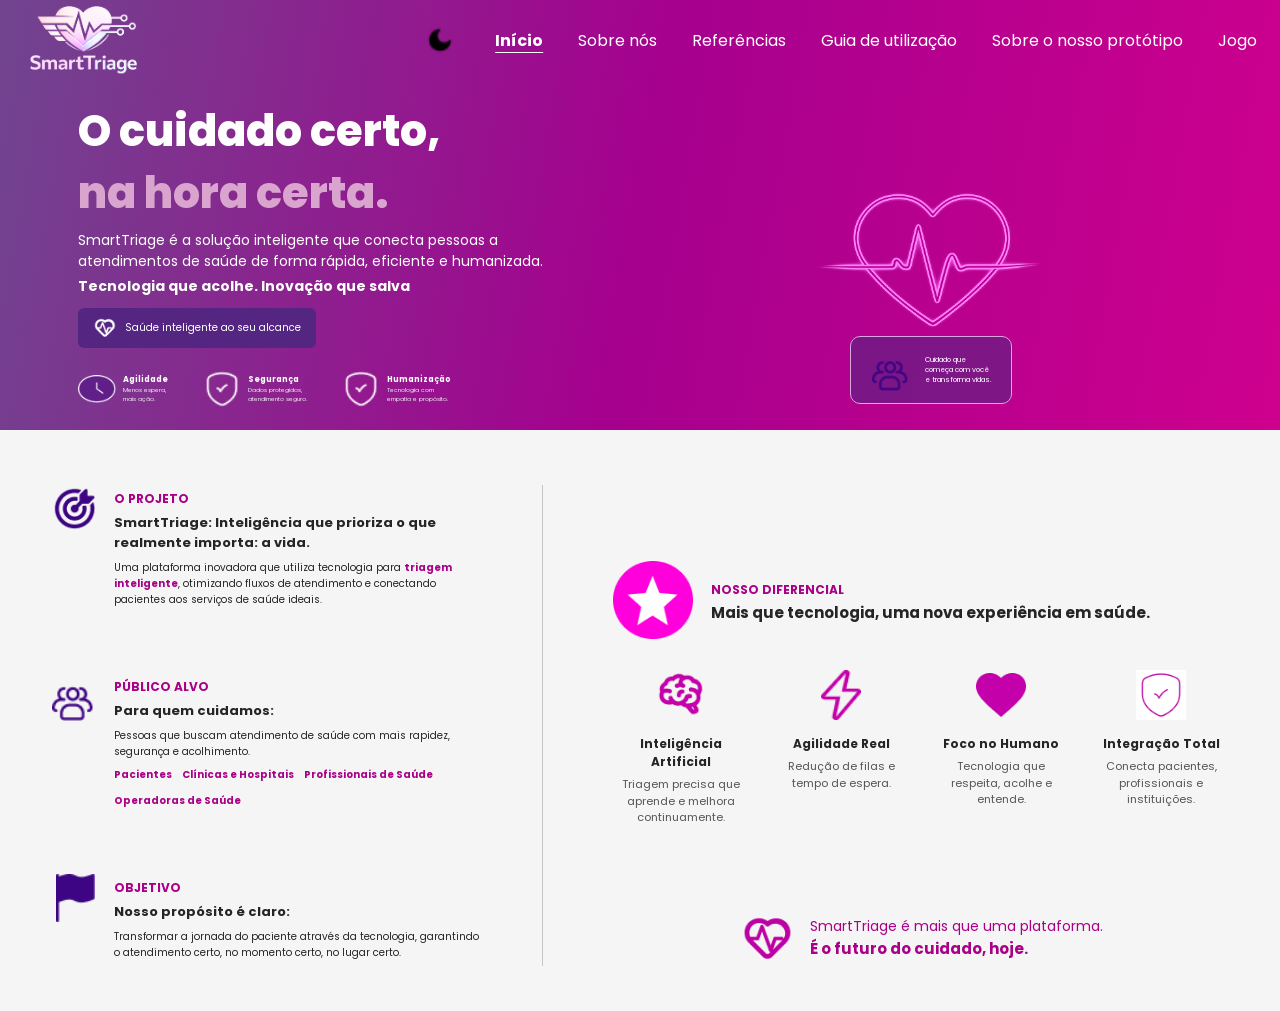
<file: frontend/index.html>
<!DOCTYPE html>

<html lang="pt-BR">

<head>

    <meta charset="UTF-8">

    <meta name="viewport" content="width=device-width, initial-scale=1.0">

    <title>SmartTriage</title>

    <link rel="stylesheet" href="style.css">

    <link rel="preconnect" href="https://fonts.googleapis.com">

    <link rel="preconnect" href="https://fonts.gstatic.com" crossorigin>

    <link href="https://fonts.googleapis.com/css2?family=Poppins:wght@400;500;600;700;800&display=swap" rel="stylesheet">

</head>

<body>

    <header class="header">

        <div class="header-container">

            <a href="./index.html" class="logo">

                <img
                    src="./fotos_pagina1/ChatGPT Image 4 de mai. de 2026, 14_35_26 4 (1).png"
                    alt="Logo SmartTriage"
                    class="logo-img"
                >

            </a>

            <nav class="menu">

                <a
                    href="./escura.html"
                    class="dark-mode-button"
                    aria-label="Abrir página do modo escuro"
                >

                    <img
                        src="./fotos_pagina1/ant-design_moon-filled.png"
                        alt="Modo escuro"
                    >

                </a>

                <a href="#inicio" class="ativo">Início</a>

                <a href="./index4.html">Sobre nós</a>

                <a href="./index5.html">Referências</a>

                <a href="./index2.html">Guia de utilização</a>

                <a href="./index3.html">Sobre o nosso protótipo</a>

                <a href="./index6.html">Jogo</a>

            </nav>

        </div>

    </header>

    <main>

        <section class="hero" id="inicio">

            <div class="hero-container">

                <div class="hero-text">

                    <h1>

                        O cuidado certo,<br>

                        <span>na hora certa.</span>

                    </h1>

                    <p>

                        SmartTriage é a solução inteligente que conecta pessoas
                        a atendimentos de saúde de forma rápida, eficiente e
                        humanizada.

                    </p>

                    <strong>

                        Tecnologia que acolhe. Inovação que salva

                    </strong>

                    <div class="hero-button">

                        <img
                            src="./fotos_pagina1/Group 5.png"
                            alt="Ícone de cuidado"
                        >

                        <span>

                            Saúde inteligente ao seu alcance

                        </span>

                    </div>

                    <div class="benefits">

                        <div class="benefit">

                            <img
                                src="./fotos_pagina1/Group 33.png"
                                alt="Agilidade"
                            >

                            <div>

                                <h3>Agilidade</h3>

                                <p>

                                    Menos espera,<br>
                                    mais ação.

                                </p>

                            </div>

                        </div>

                        <div class="benefit">

                            <img
                                src="./fotos_pagina1/hugeicons_security-check.png"
                                alt="Segurança"
                            >

                            <div>

                                <h3>Segurança</h3>

                                <p>

                                    Dados protegidos,<br>
                                    atendimento seguro.

                                </p>

                            </div>

                        </div>

                        <div class="benefit">

                            <img
                                src="./fotos_pagina1/hugeicons_security-check.png"
                                alt="Humanização"
                            >

                            <div>

                                <h3>Humanização</h3>

                                <p>

                                    Tecnologia com<br>
                                    empatia e propósito.

                                </p>

                            </div>

                        </div>

                    </div>

                </div>

                <div class="hero-image-area">

                    <img
                        src="./fotos_pagina1/ChatGPT Image 13 de mai. de 2026, 12_27_39 2.png"
                        alt="Coração SmartTriage"
                        class="heart-image"
                    >

                    <div class="care-box">

                        <img
                            src="./fotos_pagina1/formkit_people.png"
                            alt="Cuidado"
                        >

                        <p>

                            Cuidado que<br>
                            começa com você<br>
                            e transforma vidas.

                        </p>

                    </div>

                </div>

            </div>

        </section>

        <section class="about" id="sobre">

            <div class="about-container">

                <div class="about-left">

                    <article class="about-item">

                        <img
                            src="./fotos_pagina1/fluent_target-arrow-24-filled.png"
                            alt="Projeto"
                            class="about-icon"
                        >

                        <div>

                            <span>O PROJETO</span>

                            <h2>

                                SmartTriage: Inteligência que prioriza
                                o que realmente importa: a vida.

                            </h2>

                            <p>

                                Uma plataforma inovadora que utiliza tecnologia
                                para <strong>triagem inteligente</strong>,
                                otimizando fluxos de atendimento e conectando
                                pacientes aos serviços de saúde ideais.

                            </p>

                        </div>

                    </article>

                    <article class="about-item">

                        <img
                            src="./fotos_pagina1/formkit_people.png"
                            alt="Público alvo"
                            class="about-icon"
                        >

                        <div>

                            <span>PÚBLICO ALVO</span>

                            <h2>

                                Para quem cuidamos:

                            </h2>

                            <p>

                                Pessoas que buscam atendimento de saúde
                                com mais rapidez, segurança e acolhimento.

                            </p>

                            <div class="tags">

                                <span>Pacientes</span>

                                <span>Clínicas e Hospitais</span>

                                <span>Profissionais de Saúde</span>

                                <span>Operadoras de Saúde</span>

                            </div>

                        </div>

                    </article>

                    <article class="about-item">

                        <img
                            src="./fotos_pagina1/Vector.png"
                            alt="Objetivo"
                            class="about-icon"
                        >

                        <div>

                            <span>OBJETIVO</span>

                            <h2>

                                Nosso propósito é claro:

                            </h2>

                            <p>

                                Transformar a jornada do paciente através
                                da tecnologia, garantindo o atendimento certo,
                                no momento certo, no lugar certo.

                            </p>

                        </div>

                    </article>

                </div>

                <div class="about-right">

                    <div class="difference-title">

                        <img
                            src="./fotos_pagina1/Group 34.png"
                            alt="Nosso diferencial"
                        >

                        <div>

                            <span>NOSSO DIFERENCIAL</span>

                            <h2>

                                Mais que tecnologia, uma nova experiência em saúde.

                            </h2>

                        </div>

                    </div>

                    <div class="features">

                        <article class="feature">

                            <img
                                src="./fotos_pagina1/mdi_brain.png"
                                alt="Inteligência Artificial"
                            >

                            <h3>

                                Inteligência Artificial

                            </h3>

                            <p>

                                Triagem precisa que aprende
                                e melhora continuamente.

                            </p>

                        </article>

                        <article class="feature">

                            <img
                                src="./fotos_pagina1/Vector (1).png"
                                alt="Agilidade Real"
                            >

                            <h3>

                                Agilidade Real

                            </h3>

                            <p>

                                Redução de filas e tempo
                                de espera.

                            </p>

                        </article>

                        <article class="feature">

                            <img
                                src="./fotos_pagina1/Vector (2).png"
                                alt="Foco no Humano"
                            >

                            <h3>

                                Foco no Humano

                            </h3>

                            <p>

                                Tecnologia que respeita,
                                acolhe e entende.

                            </p>

                        </article>

                        <article class="feature">

                            <img
                                src="./fotos_pagina1/hugeicons_security-check (2).png"
                                alt="Integração Total"
                            >

                            <h3>

                                Integração Total

                            </h3>

                            <p>

                                Conecta pacientes,
                                profissionais e instituições.

                            </p>

                        </article>

                    </div>

                    <div class="final-message">

                        <img
                            src="./fotos_pagina1/Group 7.png"
                            alt="SmartTriage"
                        >

                        <p>

                            SmartTriage é mais que uma plataforma.<br>

                            <strong>

                                É o futuro do cuidado, hoje.

                            </strong>

                        </p>

                    </div>

                </div>

            </div>

        </section>

        <section id="referencias"></section>

        <section id="guia"></section>

        <section id="prototipo"></section>

        <section id="jogo"></section>

    </main>

    <script src="script.js"></script>

</body>

</html>
</file>
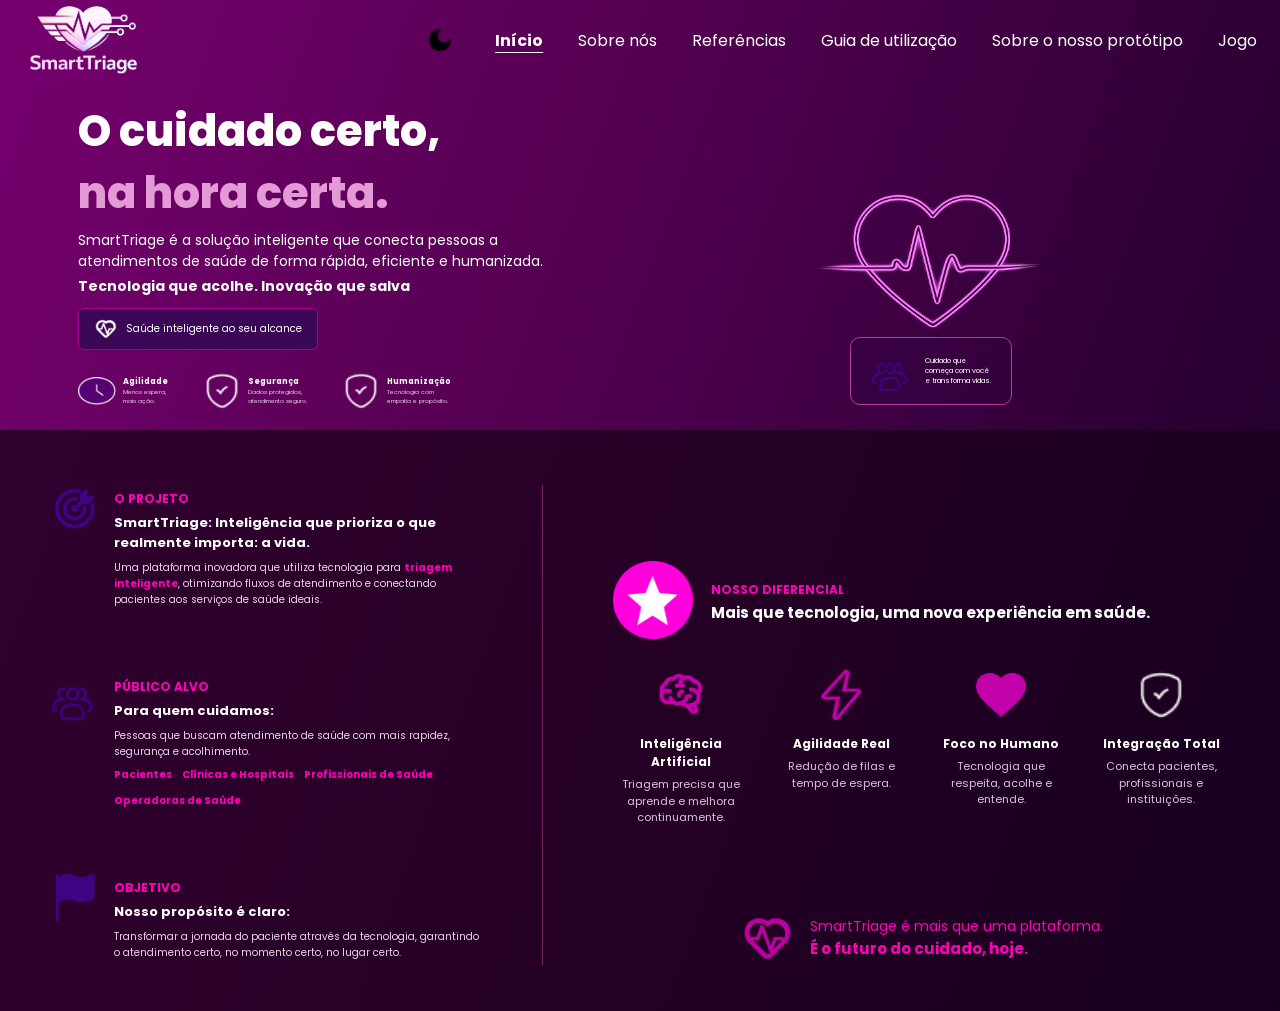
<file: frontend/escura.html>
<!DOCTYPE html>
<html lang="pt-BR">
<head>
    <meta charset="UTF-8">
    <meta name="viewport" content="width=device-width, initial-scale=1.0">
    <title>SmartTriage</title>
    <link rel="stylesheet" href="escura.css">
    <link rel="preconnect" href="https://fonts.googleapis.com">
    <link rel="preconnect" href="https://fonts.gstatic.com" crossorigin>
    <link href="https://fonts.googleapis.com/css2?family=Poppins:wght@400;500;600;700;800&display=swap" rel="stylesheet">
</head>

<body>

    <header class="header">
        <div class="header-container">

            <a href="#inicio" class="logo">
                <img
                    src="./fotos_pagina1/ChatGPT Image 4 de mai. de 2026, 14_35_26 4 (1).png"
                    alt="Logo SmartTriage"
                    class="logo-img">
            </a>

            <nav class="menu">

                <a href="./index.html" class="dark-mode-button" aria-label="Modo escuro">
                    <img
                        src="./fotos_pagina1/ant-design_moon-filled.png"
                        alt="Modo escuro"
                    >
                </a>
                <a href="#inicio" class="ativo">Início</a>
                <a href="./escura4.html">Sobre nós</a>
                <a href="./escura5.html">Referências</a>
                <a href="./escura2.html">Guia de utilização</a>
                <a href="./escura3.html">Sobre o nosso protótipo</a>
                <a href="./escura6.html">Jogo</a>
            </nav>

        </div>
    </header>

    <main>

        <section class="hero" id="inicio">
            <div class="hero-container">

                <div class="hero-text">

                    <h1>
                        O cuidado certo,<br>
                        <span>na hora certa.</span>
                    </h1>

                    <p>
                        SmartTriage é a solução inteligente que conecta pessoas
                        a atendimentos de saúde de forma rápida, eficiente e
                        humanizada.
                    </p>

                    <strong>
                        Tecnologia que acolhe. Inovação que salva
                    </strong>

                    <div class="hero-button">
                        <img
                            src="./fotos_pagina1/Group 5.png"
                            alt="Ícone de cuidado"
                        >

                        <span>
                            Saúde inteligente ao seu alcance
                        </span>
                    </div>

                    <div class="benefits">

                        <div class="benefit">
                            <img
                                src="./fotos_pagina1/Group 33.png"
                                alt="Agilidade"
                            >

                            <div>
                                <h3>Agilidade</h3>

                                <p>
                                    Menos espera,<br>
                                    mais ação.
                                </p>
                            </div>
                        </div>

                        <div class="benefit">
                            <img
                                src="./fotos_pagina1/hugeicons_security-check.png"
                                alt="Segurança"
                            >

                            <div>
                                <h3>Segurança</h3>

                                <p>
                                    Dados protegidos,<br>
                                    atendimento seguro.
                                </p>
                            </div>
                        </div>

                        <div class="benefit">
                            <img
                                src="./fotos_pagina1/hugeicons_security-check.png"
                                alt="Humanização"
                            >

                            <div>
                                <h3>Humanização</h3>

                                <p>
                                    Tecnologia com<br>
                                    empatia e propósito.
                                </p>
                            </div>
                        </div>

                    </div>

                </div>

                <div class="hero-image-area">

                    <img
                        src="./fotos_pagina1/ChatGPT Image 13 de mai. de 2026, 12_27_39 2.png"
                        alt="Coração SmartTriage"
                        class="heart-image"
                    >

                    <div class="care-box">

                        <img
                            src="./fotos_pagina1/formkit_people.png"
                            alt="Cuidado"
                        >

                        <p>
                            Cuidado que<br>
                            começa com você<br>
                            e transforma vidas.
                        </p>

                    </div>

                </div>

            </div>
        </section>

        <section class="about" id="sobre">

            <div class="about-container">

                <div class="about-left">

                    <article class="about-item">

                        <img
                            src="./fotos_pagina1/fluent_target-arrow-24-filled.png"
                            alt="Projeto"
                            class="about-icon"
                        >

                        <div>

                            <span>O PROJETO</span>

                            <h2>
                                SmartTriage: Inteligência que prioriza
                                o que realmente importa: a vida.
                            </h2>

                            <p>
                                Uma plataforma inovadora que utiliza tecnologia
                                para <strong>triagem inteligente</strong>,
                                otimizando fluxos de atendimento e conectando
                                pacientes aos serviços de saúde ideais.
                            </p>

                        </div>

                    </article>

                    <article class="about-item">

                        <img
                            src="./fotos_pagina1/formkit_people.png"
                            alt="Público alvo"
                            class="about-icon"
                        >

                        <div>

                            <span>PÚBLICO ALVO</span>

                            <h2>
                                Para quem cuidamos:
                            </h2>

                            <p>
                                Pessoas que buscam atendimento de saúde
                                com mais rapidez, segurança e acolhimento.
                            </p>

                            <div class="tags">
                                <span>Pacientes</span>
                                <span>Clínicas e Hospitais</span>
                                <span>Profissionais de Saúde</span>
                                <span>Operadoras de Saúde</span>
                            </div>

                        </div>

                    </article>

                    <article class="about-item">

                        <img
                            src="./fotos_pagina1/Vector.png"
                            alt="Objetivo"
                            class="about-icon"
                        >

                        <div>

                            <span>OBJETIVO</span>

                            <h2>
                                Nosso propósito é claro:
                            </h2>

                            <p>
                                Transformar a jornada do paciente através
                                da tecnologia, garantindo o atendimento certo,
                                no momento certo, no lugar certo.
                            </p>

                        </div>

                    </article>

                </div>

                <div class="about-right">

                    <div class="difference-title">

                        <img
                            src="./fotos_pagina1/Group 34.png"
                            alt="Nosso diferencial"
                        >

                        <div>

                            <span>NOSSO DIFERENCIAL</span>

                            <h2>
                                Mais que tecnologia, uma nova experiência em saúde.
                            </h2>

                        </div>

                    </div>

                    <div class="features">

                        <article class="feature">

                            <img
                                src="./fotos_pagina1/mdi_brain.png"
                                alt="Inteligência Artificial"
                            >

                            <h3>
                                Inteligência Artificial
                            </h3>

                            <p>
                                Triagem precisa que aprende
                                e melhora continuamente.
                            </p>

                        </article>

                        <article class="feature">

                            <img
                                src="./fotos_pagina1/Vector (1).png"
                                alt="Agilidade Real"
                            >

                            <h3>
                                Agilidade Real
                            </h3>

                            <p>
                                Redução de filas e tempo
                                de espera.
                            </p>

                        </article>

                        <article class="feature">

                            <img
                                src="./fotos_pagina1/Vector (2).png"
                                alt="Foco no Humano"
                            >

                            <h3>
                                Foco no Humano
                            </h3>

                            <p>
                                Tecnologia que respeita,
                                acolhe e entende.
                            </p>

                        </article>

                        <article class="feature">

                            <img
                                src="./fotos_pagina1/hugeicons_security-check.png"
                                alt="Integração Total"
                            >

                            <h3>
                                Integração Total
                            </h3>

                            <p>
                                Conecta pacientes,
                                profissionais e instituições.
                            </p>

                        </article>

                    </div>

                    <div class="final-message">

                        <img
                            src="./fotos_pagina1/Group 7.png"
                            alt="SmartTriage"
                        >

                        <p>
                            SmartTriage é mais que uma plataforma.<br>
                            <strong>
                                É o futuro do cuidado, hoje.
                            </strong>
                        </p>

                    </div>

                </div>

            </div>

        </section>

        <section id="referencias"></section>
        <section id="guia"></section>
        <section id="prototipo"></section>
        <section id="jogo"></section>

    </main>

    <script src="script.js"></script>

</body>
</html>
</file>
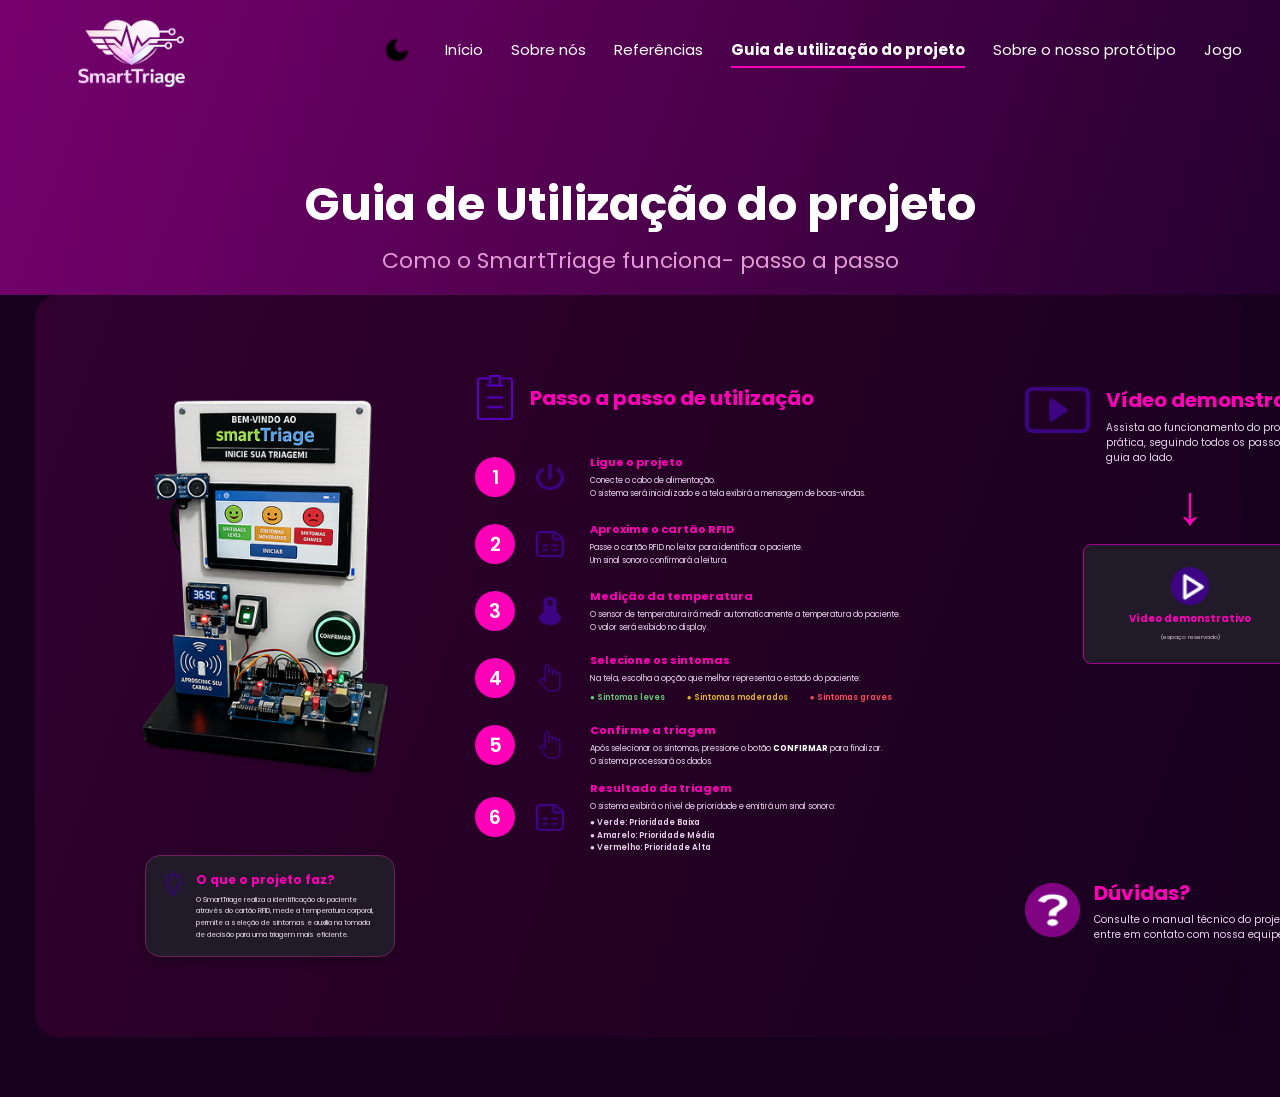
<file: frontend/escura2.html>
<!DOCTYPE html>
<html lang="pt-BR">

<head>
    <meta charset="UTF-8">
    <meta name="viewport" content="width=device-width, initial-scale=1.0">

    <title>SmartTriage | Guia de Utilização</title>

    <link rel="stylesheet" href="escura2.css">

    <link rel="preconnect" href="https://fonts.googleapis.com">
    <link rel="preconnect" href="https://fonts.gstatic.com" crossorigin>

    <link href="https://fonts.googleapis.com/css2?family=Poppins:wght@400;500;600;700;800&display=swap" rel="stylesheet">
</head>

<body>

    <header class="header">
        <div class="header-container">

            <a href="index.html" class="logo">
                <img
                    src="./fotos_pagina2/ChatGPT Image 4 de mai. de 2026, 14_35_26 4 (2).png"
                    alt="Logo SmartTriage"
                >
            </a>

            <button class="menu-button" id="menuButton" aria-label="Abrir menu">
                ☰
            </button>

            <nav class="navigation" id="navigation" aria-label="Menu principal">

                
                <a
                    href="./index2.html"
                    class="dark-mode-button"
                    aria-label="Abrir página do modo escuro"
                >
                    <img
                        src="./fotos_pagina1/ant-design_moon-filled.png"
                        alt="Modo escuro"
                    >
                </a>


                <a href="./escura.html">Início</a>

                <a href="./escura4.html">Sobre nós</a>

                <a href="./escura5.html">Referências</a>

                <a href="./escura2.html" class="active">
                    Guia de utilização do projeto
                </a>
                <a href="./escura3.html">
                    Sobre o nosso protótipo
                </a>

                <a href="./escura6.html">Jogo</a>
            </nav>

        </div>
    </header>

    <main>

        <section class="hero" id="inicio">

            <div class="hero-content">

                <h1>
                    Guia de Utilização do projeto
                </h1>

                <p>
                    Como o SmartTriage funciona- passo a passo
                </p>

            </div>

        </section>

        <section class="guide-section" id="guia">

            <div class="guide-container">

                <aside class="prototype-column">

                    <img
                        class="prototype-image"
                        src="./fotos_pagina2/Group.png"
                        alt="Protótipo SmartTriage"
                    >

                    <article class="project-card">

                        <img
                            src="./fotos_pagina2/Group 35.png"
                            alt="Ícone de informação"
                            class="project-card-icon"
                        >

                        <div>

                            <h3>
                                O que o projeto faz?
                            </h3>

                            <p>
                                O SmartTriage realiza a identificação do paciente através do cartão RFID,
                                mede a temperatura corporal, permite a seleção de sintomas e auxilia na
                                tomada de decisão para uma triagem mais eficiente.
                            </p>

                        </div>

                    </article>

                </aside>

                <section class="steps-column">

                    <div class="steps-title">

                        <img
                            src="./fotos_pagina2/Vector (4).png"
                            alt="Ícone de prancheta"
                        >

                        <h2>
                            Passo a passo de utilização
                        </h2>

                    </div>

                    <article class="step">

                        <div class="step-number">
                            1
                        </div>

                        <img
                            src="./fotos_pagina2/Vector (3).png"
                            alt="Ligar projeto"
                            class="step-icon"
                        >

                        <div class="step-text">

                            <h3>
                                Ligue o projeto
                            </h3>

                            <p>
                                Conecte o cabo de alimentação.<br>
                                O sistema será inicializado e a tela exibirá a mensagem de boas-vindas.
                            </p>

                        </div>

                    </article>

                    <article class="step">

                        <div class="step-number">
                            2
                        </div>

                        <img
                            src="./fotos_pagina2/daqui pra cima.png"
                            alt="Cartão RFID"
                            class="step-icon"
                        >

                        <div class="step-text">

                            <h3>
                                Aproxime o cartão RFID
                            </h3>

                            <p>
                                Passe o cartão RFID no leitor para identificar o paciente.<br>
                                Um sinal sonoro confirmará a leitura.
                            </p>

                        </div>

                    </article>

                    <article class="step">

                        <div class="step-number">
                            3
                        </div>

                        <img
                            src="./fotos_pagina2/Vector (5).png"
                            alt="Medição de temperatura"
                            class="step-icon"
                        >

                        <div class="step-text">

                            <h3>
                                Medição da temperatura
                            </h3>

                            <p>
                                O sensor de temperatura irá medir automaticamente a temperatura do paciente.<br>
                                O valor será exibido no display.
                            </p>

                        </div>

                    </article>

                    <article class="step">

                        <div class="step-number">
                            4
                        </div>

                        <img
                            src="./fotos_pagina2/Group (1).png"
                            alt="Selecionar sintomas"
                            class="step-icon"
                        >

                        <div class="step-text">

                            <h3>
                                Selecione os sintomas
                            </h3>

                            <p>
                                Na tela, escolha a opção que melhor representa o estado do paciente:
                            </p>

                            <div class="symptoms">

                                <span class="mild">
                                    ● Sintomas leves
                                </span>

                                <span class="moderate">
                                    ● Sintomas moderados
                                </span>

                                <span class="severe">
                                    ● Sintomas graves
                                </span>

                            </div>

                        </div>

                    </article>

                    <article class="step">

                        <div class="step-number">
                            5
                        </div>

                        <img
                            src="./fotos_pagina2/Group (1).png"
                            alt="Confirmar triagem"
                            class="step-icon"
                        >

                        <div class="step-text">

                            <h3>
                                Confirme a triagem
                            </h3>

                            <p>
                                Após selecionar os sintomas, pressione o botão
                                <strong>CONFIRMAR</strong> para finalizar.<br>
                                O sistema processará os dados.
                            </p>

                        </div>

                    </article>

                    <article class="step">

                        <div class="step-number">
                            6
                        </div>

                        <img
                            src="./fotos_pagina2/daqui pra cima.png"
                            alt="Resultado da triagem"
                            class="step-icon"
                        >

                        <div class="step-text">

                            <h3>
                                Resultado da triagem
                            </h3>

                            <p>
                                O sistema exibirá o nível de prioridade e emitirá um sinal sonoro:
                            </p>

                            <div class="priority">

                                <p class="priority-green">
                                    ● Verde: Prioridade Baixa
                                </p>

                                <p class="priority-yellow">
                                    ● Amarelo: Prioridade Média
                                </p>

                                <p class="priority-red">
                                    ● Vermelho: Prioridade Alta
                                </p>

                            </div>

                        </div>

                    </article>

                </section>

                <aside class="right-column">

                    <section class="video-section">

                        <div class="video-title">

                            <img
                                src="./fotos_pagina2/Group (2).png"
                                alt="Ícone de vídeo"
                            >

                            <div>

                                <h2>
                                    Vídeo demonstrativo
                                </h2>

                                <p>
                                    Assista ao funcionamento do projeto na prática,
                                    seguindo todos os passos do guia ao lado.
                                </p>

                            </div>

                        </div>

                        <div class="arrow">
                            ↓
                        </div>

                        <button class="video-card" id="videoButton">

                            <img
                                src="./fotos_pagina2/Group 25.png"
                                alt="Reproduzir vídeo"
                            >

                            <h3>
                                Vídeo demonstrativo
                            </h3>

                            <span>
                                (espaço reservado)
                            </span>

                        </button>

                        <div class="video-modal" id="videoModal">

                            <div class="video-modal-content">

                                <button
                                    class="close-video"
                                    id="closeVideo"
                                    aria-label="Fechar vídeo"
                                >
                                    ×
                                </button>

                                <h2>
                                    Vídeo demonstrativo
                                </h2>

                                <p>
                                    Coloque seu vídeo do projeto aqui.
                                </p>

                            </div>

                        </div>

                    </section>

                    <section class="questions-section">

                        <img
                            src="./fotos_pagina2/Group 27.png"
                            alt="Dúvidas"
                        >

                        <div>

                            <h2>
                                Dúvidas?
                            </h2>

                            <p>
                                Consulte o manual técnico do projeto
                                ou entre em contato com nossa equipe.
                            </p>

                        </div>

                    </section>

                </aside>

            </div>

        </section>

    </main>

    <script src="script.js"></script>

</body>

</html>
</file>
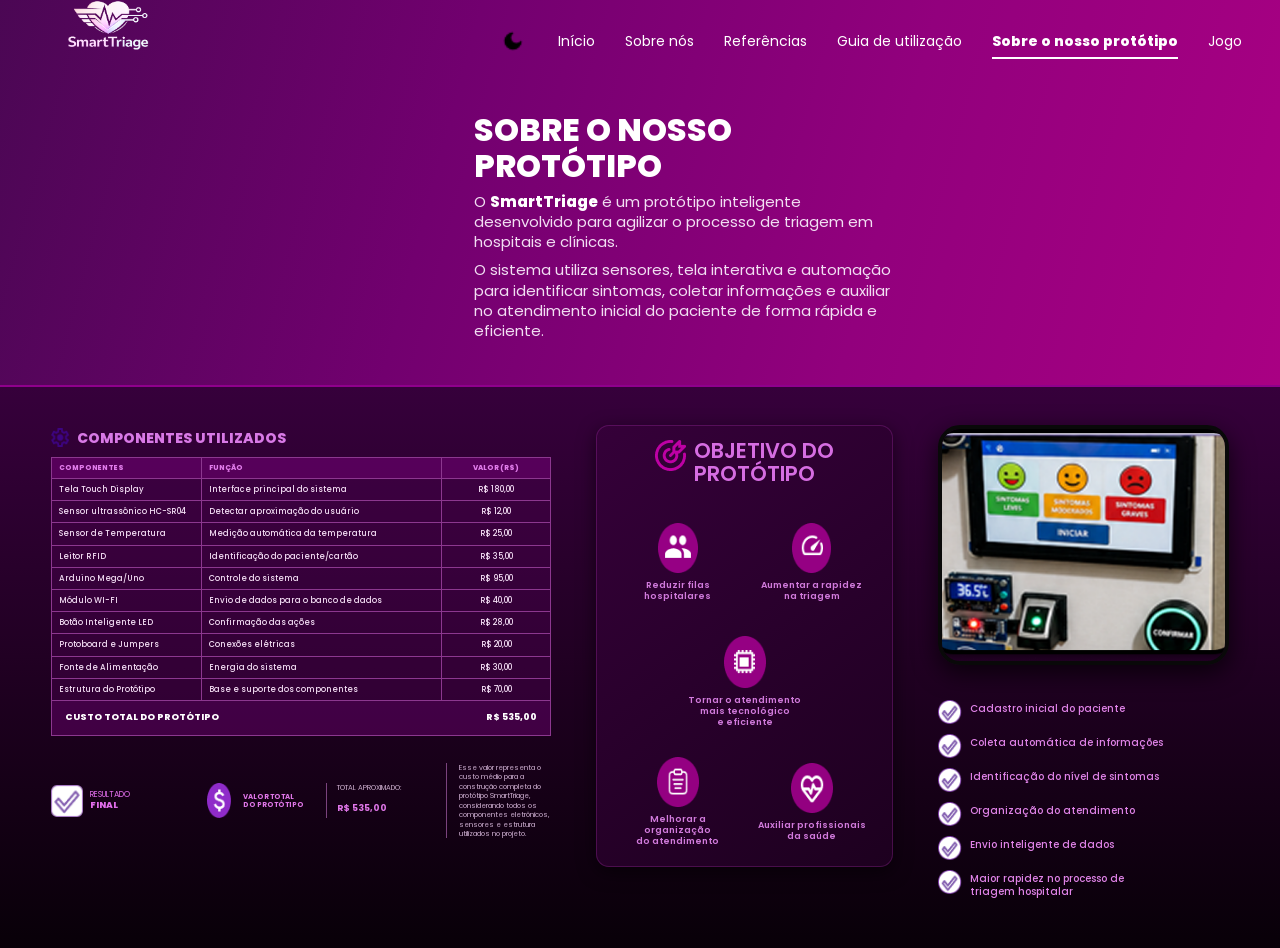
<file: frontend/escura3.html>
<!DOCTYPE html>
<html lang="pt-BR">

<head>
    <meta charset="UTF-8">
    <meta name="viewport" content="width=device-width, initial-scale=1.0">

    <title>SmartTriage | Sobre o Protótipo</title>

    <link rel="stylesheet" href="escura3.css">

    <link rel="preconnect" href="https://fonts.googleapis.com">
    <link rel="preconnect" href="https://fonts.gstatic.com" crossorigin>

    <link
        href="https://fonts.googleapis.com/css2?family=Poppins:wght@400;500;600;700;800&display=swap"
        rel="stylesheet"
    >
</head>

<body>

    <!-- =====================================================
         CABEÇALHO
    ====================================================== -->

    <header class="header">

        <div class="header-container">

            <a href="index.html" class="logo">
                <img
                    src="./fotos_pagina3/ChatGPT Image 4 de mai. de 2026, 14_35_26 4 (3).png"
                    alt="Logo SmartTriage"
                >
            </a>

            <nav class="navigation">

                <a
                    href="./index3.html"
                    class="dark-mode-button"
                    aria-label="Modo escuro"
                >
                    <img
                        src="./fotos_pagina1/ant-design_moon-filled.png"
                        alt="Modo escuro"
                    >
                </a>

                <a href="./escura.html">
                    Início
                </a>

                <a href="./escura4.html">
                    Sobre nós
                </a>

                <a href="./escura5.html">
                    Referências
                </a>

                <a href="./escura2.html">
                    Guia de utilização
                </a>

                <a
                    href="./escura3.html"
                    class="active"
                >
                    Sobre o nosso protótipo
                </a>

                <a href="./escura6.html">
                    Jogo
                </a>

            </nav>

        </div>

    </header>


    <main>

        <!-- =====================================================
             HERO
        ====================================================== -->

        <section class="hero">

            <div class="hero-content">

                <h1>
                    SOBRE O NOSSO<br>
                    PROTÓTIPO
                </h1>

                <p>
                    O <strong>SmartTriage</strong> é um protótipo inteligente
                    desenvolvido para agilizar o processo de triagem
                    em hospitais e clínicas.
                </p>

                <p>
                    O sistema utiliza sensores, tela interativa
                    e automação para identificar sintomas,
                    coletar informações e auxiliar no atendimento
                    inicial do paciente de forma rápida e eficiente.
                </p>

            </div>

        </section>


        <!-- =====================================================
             ÁREA PRINCIPAL
        ====================================================== -->

        <section class="prototype-section">

            <div class="prototype-container">


                <!-- =================================================
                     COLUNA ESQUERDA
                ================================================== -->

                <section class="left-column">


                    <!-- PROTÓTIPO -->

        


                    <!-- COMPONENTES -->

                    <div class="components-section">

                        <div class="section-title">

                            <img
                                src="./fotos_pagina3/Vector (7).png"
                                alt=""
                            >

                            <h2>
                                COMPONENTES UTILIZADOS
                            </h2>

                        </div>


                        <div class="table-wrapper">

                            <table>

                                <thead>

                                    <tr>
                                        <th>COMPONENTES</th>
                                        <th>FUNÇÃO</th>
                                        <th>VALOR (R$)</th>
                                    </tr>

                                </thead>

                                <tbody>

                                    <tr>
                                        <td>Tela Touch Display</td>
                                        <td>Interface principal do sistema</td>
                                        <td>R$ 180,00</td>
                                    </tr>

                                    <tr>
                                        <td>Sensor ultrassônico HC-SR04</td>
                                        <td>Detectar aproximação do usuário</td>
                                        <td>R$ 12,00</td>
                                    </tr>

                                    <tr>
                                        <td>Sensor de Temperatura</td>
                                        <td>Medição automática da temperatura</td>
                                        <td>R$ 25,00</td>
                                    </tr>

                                    <tr>
                                        <td>Leitor RFID</td>
                                        <td>Identificação do paciente/cartão</td>
                                        <td>R$ 35,00</td>
                                    </tr>

                                    <tr>
                                        <td>Arduino Mega/Uno</td>
                                        <td>Controle do sistema</td>
                                        <td>R$ 95,00</td>
                                    </tr>

                                    <tr>
                                        <td>Módulo WI-FI</td>
                                        <td>Envio de dados para o banco de dados</td>
                                        <td>R$ 40,00</td>
                                    </tr>

                                    <tr>
                                        <td>Botão Inteligente LED</td>
                                        <td>Confirmação das ações</td>
                                        <td>R$ 28,00</td>
                                    </tr>

                                    <tr>
                                        <td>Protoboard e Jumpers</td>
                                        <td>Conexões elétricas</td>
                                        <td>R$ 20,00</td>
                                    </tr>

                                    <tr>
                                        <td>Fonte de Alimentação</td>
                                        <td>Energia do sistema</td>
                                        <td>R$ 30,00</td>
                                    </tr>

                                    <tr>
                                        <td>Estrutura do Protótipo</td>
                                        <td>Base e suporte dos componentes</td>
                                        <td>R$ 70,00</td>
                                    </tr>

                                </tbody>

                            </table>


                            <div class="total-cost">

                                <strong>
                                    CUSTO TOTAL DO PROTÓTIPO
                                </strong>

                                <strong>
                                    R$ 535,00
                                </strong>

                            </div>

                        </div>

                    </div>


                    <!-- RESULTADO FINAL -->

                    <div class="final-result">

                        <div class="result-title">

                            <img
                                src="./fotos_pagina3/Group 32.png"
                                alt=""
                            >

                            <div>
                                <span>RESULTADO</span>
                                <strong>FINAL</strong>
                            </div>

                        </div>


                        <div class="result-price">

                            <img
                                src="./fotos_pagina3/Group 31.png"
                                alt=""
                            >

                            <div>

                                <strong>
                                    VALOR TOTAL
                                    <span>DO PROTÓTIPO</span>
                                </strong>

                            </div>

                        </div>


                        <div class="result-total">

                            <span>
                                TOTAL APROXIMADO:
                            </span>

                            <strong>
                                R$ 535,00
                            </strong>

                        </div>


                        <div class="result-description">

                            <p>
                                Esse valor representa o custo médio para a
                                construção completa do protótipo SmartTriage,
                                considerando todos os componentes eletrônicos,
                                sensores e estrutura utilizados no projeto.
                            </p>

                        </div>

                    </div>

                </section>



                <!-- =================================================
                     COLUNA CENTRAL
                ================================================== -->

                <section class="center-column">

                    <div class="objective-card">

                        <div class="objective-title">

                            <img
                                src="./fotos_pagina3/Vector (8).png"
                                alt=""
                            >

                            <h2>
                                OBJETIVO DO<br>
                                PROTÓTIPO
                            </h2>

                        </div>


                        <div class="objectives-grid">


                            <div class="objective-item">

                                <img
                                    src="./fotos_pagina3/Group 36.png"
                                    alt=""
                                >

                                <p>
                                    Reduzir filas<br>
                                    hospitalares
                                </p>

                            </div>


                            <div class="objective-item">

                                <img
                                    src="./fotos_pagina3/Group 37.png"
                                    alt=""
                                >

                                <p>
                                    Aumentar a rapidez<br>
                                    na triagem
                                </p>

                            </div>


                            <div class="objective-item objective-center">

                                <img
                                    src="./fotos_pagina3/Group 38.png"
                                    alt=""
                                >

                                <p>
                                    Tornar o atendimento<br>
                                    mais tecnológico<br>
                                    e eficiente
                                </p>

                            </div>


                            <div class="objective-item">

                                <img
                                    src="./fotos_pagina3/Group 39.png"
                                    alt=""
                                >

                                <p>
                                    Melhorar a organização<br>
                                    do atendimento
                                </p>

                            </div>


                            <div class="objective-item">

                                <img
                                    src="./fotos_pagina3/Group 41.png"
                                    alt=""
                                >

                                <p>
                                    Auxiliar profissionais<br>
                                    da saúde
                                </p>

                            </div>

                        </div>

                    </div>

                </section>



                <!-- =================================================
                     COLUNA DIREITA
                ================================================== -->

                <aside class="right-column">


                    <!-- FOTO -->

                    <div class="video-prototype">

                        <img
                            src="./fotos_pagina3/image 40.png"
                            alt="Funcionamento do protótipo"
                        >

                    </div>


                    <!-- BENEFÍCIOS -->

                    <div class="benefits-list">


                        <div class="benefit">

                            <img
                                src="./fotos_pagina3/Group 25 (1).png"
                                alt=""
                            >

                            <p>
                                Cadastro inicial do paciente
                            </p>

                        </div>


                        <div class="benefit">

                            <img
                                src="./fotos_pagina3/Group 25 (1).png"
                                alt=""
                            >

                            <p>
                                Coleta automática de informações
                            </p>

                        </div>


                        <div class="benefit">

                            <img
                                src="./fotos_pagina3/Group 25 (1).png"
                                alt=""
                            >

                            <p>
                                Identificação do nível de sintomas
                            </p>

                        </div>


                        <div class="benefit">

                            <img
                                src="./fotos_pagina3/Group 25 (1).png"
                                alt=""
                            >

                            <p>
                                Organização do atendimento
                            </p>

                        </div>


                        <div class="benefit">

                            <img
                                src="./fotos_pagina3/Group 25 (1).png"
                                alt=""
                            >

                            <p>
                                Envio inteligente de dados
                            </p>

                        </div>


                        <div class="benefit">

                            <img
                                src="./fotos_pagina3/Group 25 (1).png"
                                alt=""
                            >

                            <p>
                                Maior rapidez no processo de<br>
                                triagem hospitalar
                            </p>

                        </div>

                    </div>

                </aside>

            </div>

        </section>

    </main>

</body>

</html>
</file>
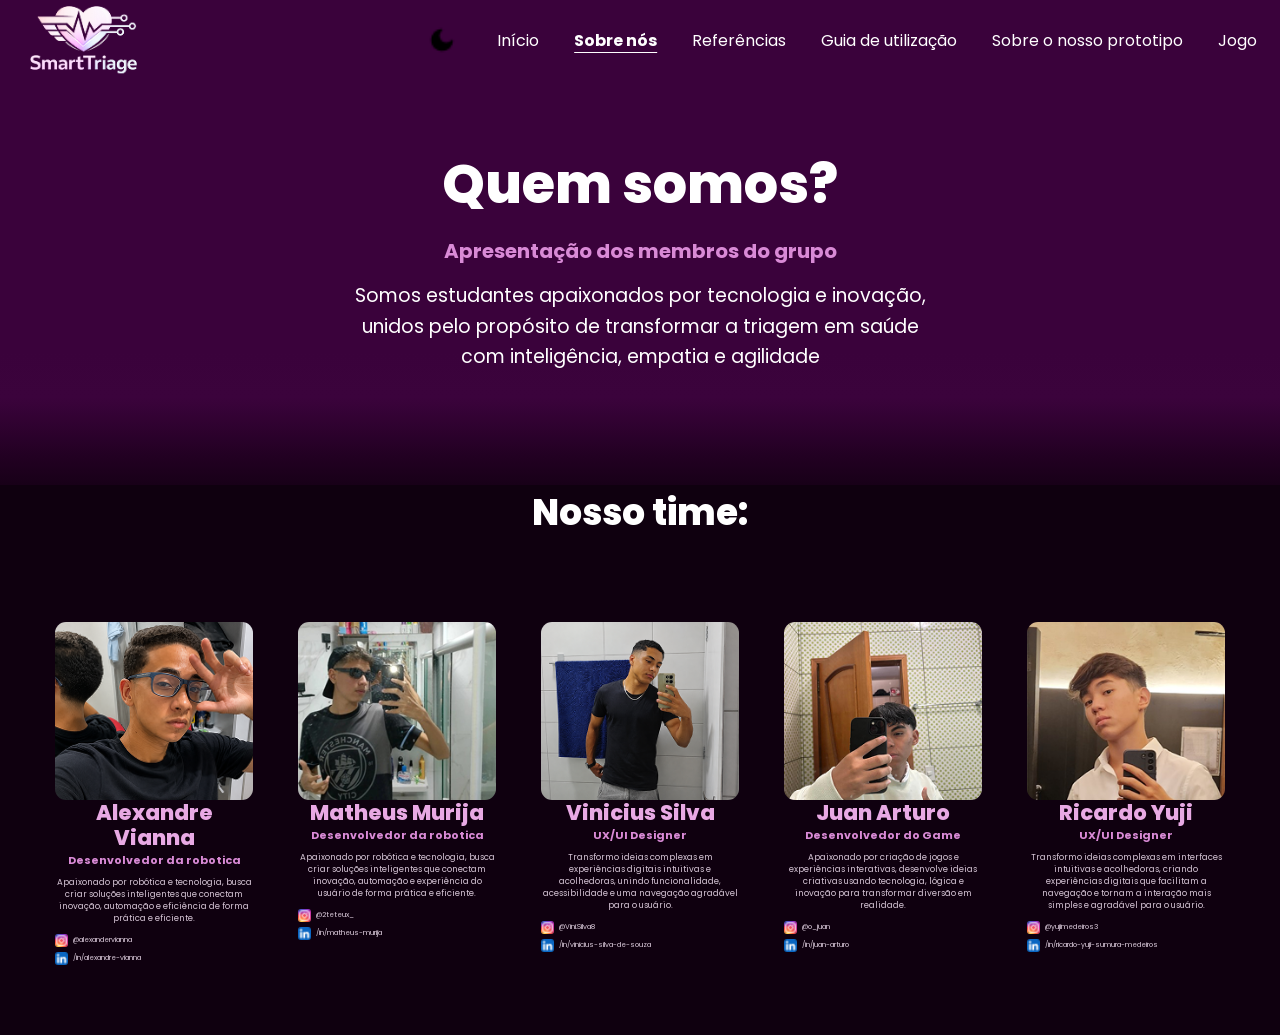
<file: frontend/escura4.html>
<!DOCTYPE html>

<html lang="pt-BR">

<head>

    <meta charset="UTF-8">

    <meta name="viewport" content="width=device-width, initial-scale=1.0">

    <title>SmartTriage - Sobre nós</title>

    <link rel="stylesheet" href="escura4.css">

    <link rel="preconnect" href="https://fonts.googleapis.com">

    <link rel="preconnect" href="https://fonts.gstatic.com" crossorigin>

    <link href="https://fonts.googleapis.com/css2?family=Poppins:wght@400;500;600;700;800&display=swap" rel="stylesheet">

</head>

<body>

    <header class="header">

        <div class="header-container">

            <a href="./index.html" class="logo">

                <img
                    src="./fotos_pagina4/ChatGPT Image 4 de mai. de 2026, 14_35_26 4 (1).png"
                    alt="Logo SmartTriage"
                    class="logo-img"
                >

            </a>


            <nav class="menu">

                <a
                    href="./index4.html"
                    class="dark-mode-button"
                    aria-label="Abrir página do modo escuro"
                >

                    <img
                        src="./fotos_pagina1/ant-design_moon-filled.png"
                        alt="Modo escuro"
                    >

                </a>


                <a href="./escura.html">
                    Início
                </a>

                <a href="./escura4.html" class="ativo">
                    Sobre nós
                </a>

                <a href="./escura5.html">
                    Referências
                </a>

                <a href="./escura2.html">
                    Guia de utilização
                </a>

                <a href="./escura3.html">
                    Sobre o nosso prototipo<br>
                </a>

                <a href="./escura6.html">
                    Jogo
                </a>

            </nav>

        </div>

    </header>


    <main>

        <section class="sobre" id="sobre">


            <div class="intro">

                <h1>
                    Quem somos?
                </h1>

                <h2>
                    Apresentação dos membros do grupo
                </h2>

                <p>
                    Somos estudantes apaixonados por tecnologia e inovação,<br>
                    unidos pelo propósito de transformar a triagem em saúde<br>
                    com inteligência, empatia e agilidade
                </p>

            </div>


            <div class="equipe">

                <h3>
                    Nosso time:
                </h3>


                <div class="cards">


                    <!-- ALEXANDRE -->

                    <article class="card">

                        <img
                            src="./fotos_pagina4/ChatGPT Image 28 de mai. de 2026, 11_12_41 2.png"
                            alt="Alexandre Vianna"
                        >

                        <h4>
                            Alexandre Vianna
                        </h4>

                        <span>
                            Desenvolvedor da robotica
                        </span>

                        <p>
                            Apaixonado por robótica e tecnologia, busca criar
                            soluções inteligentes que conectam inovação,
                            automação e eficiência de forma prática e eficiente.
                        </p>


                        <div class="social">

                            <div class="social-item">

                                <img
                                    src=".//fotos_pagina4/skill-icons_instagram.png"
                                    alt="Instagram"
                                >

                                <small>
                                    @alexandervianna
                                </small>

                            </div>


                            <div class="social-item">

                                <img
                                    src=".//fotos_pagina4/skill-icons_linkedin.png"
                                    alt="LinkedIn"
                                >

                                <small>
                                    /in/alexandre-vianna
                                </small>

                            </div>

                        </div>

                    </article>


                    <!-- MATHEUS -->

                    <article class="card">

                        <img
                            src=".//fotos_pagina4/image 40 (1).png"
                            alt="Matheus Murija"
                        >

                        <h4>
                            Matheus Murija
                        </h4>

                        <span>
                            Desenvolvedor da robotica
                        </span>

                        <p>
                            Apaixonado por robótica e tecnologia, busca criar
                            soluções inteligentes que conectam inovação,
                            automação e experiência do usuário de forma prática
                            e eficiente.
                        </p>


                        <div class="social">

                            <div class="social-item">

                                <img
                                    src=".//fotos_pagina4/skill-icons_instagram.png"
                                    alt="Instagram"
                                >

                                <small>
                                    @2teteux_
                                </small>

                            </div>


                            <div class="social-item">

                                <img
                                    src=".//fotos_pagina4/skill-icons_linkedin.png"
                                    alt="LinkedIn"
                                >

                                <small>
                                    /in/matheus-murija
                                </small>

                            </div>

                        </div>

                    </article>


                    <!-- VINICIUS -->

                    <article class="card">

                        <img
                            src=".//fotos_pagina4/ChatGPT Image 11 de mai. de 2026, 14_52_36 2.png"
                            alt="Vinicius Silva"
                        >

                        <h4>
                            Vinicius Silva
                        </h4>

                        <span>
                            UX/UI Designer
                        </span>

                        <p>
                            Transformo ideias complexas em experiências digitais
                            intuitivas e acolhedoras, unindo funcionalidade,
                            acessibilidade e uma navegação agradável para o usuário.
                        </p>


                        <div class="social">

                            <div class="social-item">

                                <img
                                    src=".//fotos_pagina4/skill-icons_instagram.png"
                                    alt="Instagram"
                                >

                                <small>
                                    @Vini.Silva8
                                </small>

                            </div>


                            <div class="social-item">

                                <img
                                    src=".//fotos_pagina4/skill-icons_linkedin.png"
                                    alt="LinkedIn"
                                >

                                <small>
                                    /in/vinicius-silva-de-souza
                                </small>

                            </div>

                        </div>

                    </article>


                    <!-- JUAN -->

                    <article class="card">

                        <img
                            src=".//fotos_pagina4/image 45.png"
                            alt="Juan Arturo"
                        >

                        <h4>
                            Juan Arturo
                        </h4>

                        <span>
                            Desenvolvedor do Game
                        </span>

                        <p>
                            Apaixonado por criação de jogos e experiências
                            interativas, desenvolve ideias criativas usando
                            tecnologia, lógica e inovação para transformar
                            diversão em realidade.
                        </p>


                        <div class="social">

                            <div class="social-item">

                                <img
                                    src=".//fotos_pagina4/skill-icons_instagram.png"
                                    alt="Instagram"
                                >

                                <small>
                                    @o_juan
                                </small>

                            </div>


                            <div class="social-item">

                                <img
                                    src=".//fotos_pagina4/skill-icons_linkedin.png"
                                    alt="LinkedIn"
                                >

                                <small>
                                    /in/juan-arturo
                                </small>

                            </div>

                        </div>

                    </article>


                    <!-- RICARDO -->

                    <article class="card">

                        <img
                            src=".//fotos_pagina4/image 48.png"
                            alt="Ricardo Yuji"
                        >

                        <h4>
                            Ricardo Yuji
                        </h4>

                        <span>
                            UX/UI Designer
                        </span>

                        <p>
                            Transformo ideias complexas em interfaces intuitivas
                            e acolhedoras, criando experiências digitais que
                            facilitam a navegação e tornam a interação mais simples
                            e agradável para o usuário.
                        </p>


                        <div class="social">

                            <div class="social-item">

                                <img
                                    src=".//fotos_pagina4/skill-icons_instagram.png"
                                    alt="Instagram"
                                >

                                <small>
                                    @yujimedeiros3
                                </small>

                            </div>


                            <div class="social-item">

                                <img
                                    src=".//fotos_pagina4/skill-icons_linkedin.png"
                                    alt="LinkedIn"
                                >

                                <small>
                                    /in/ricardo-yuji-sumura-medeiros
                                </small>

                            </div>

                        </div>

                    </article>


                </div>

            </div>

        </section>


        <section id="inicio"></section>

        <section id="referencias"></section>

        <section id="guia"></section>

        <section id="prototipo"></section>

        <section id="jogo"></section>

    </main>

</body>

</html>
</file>
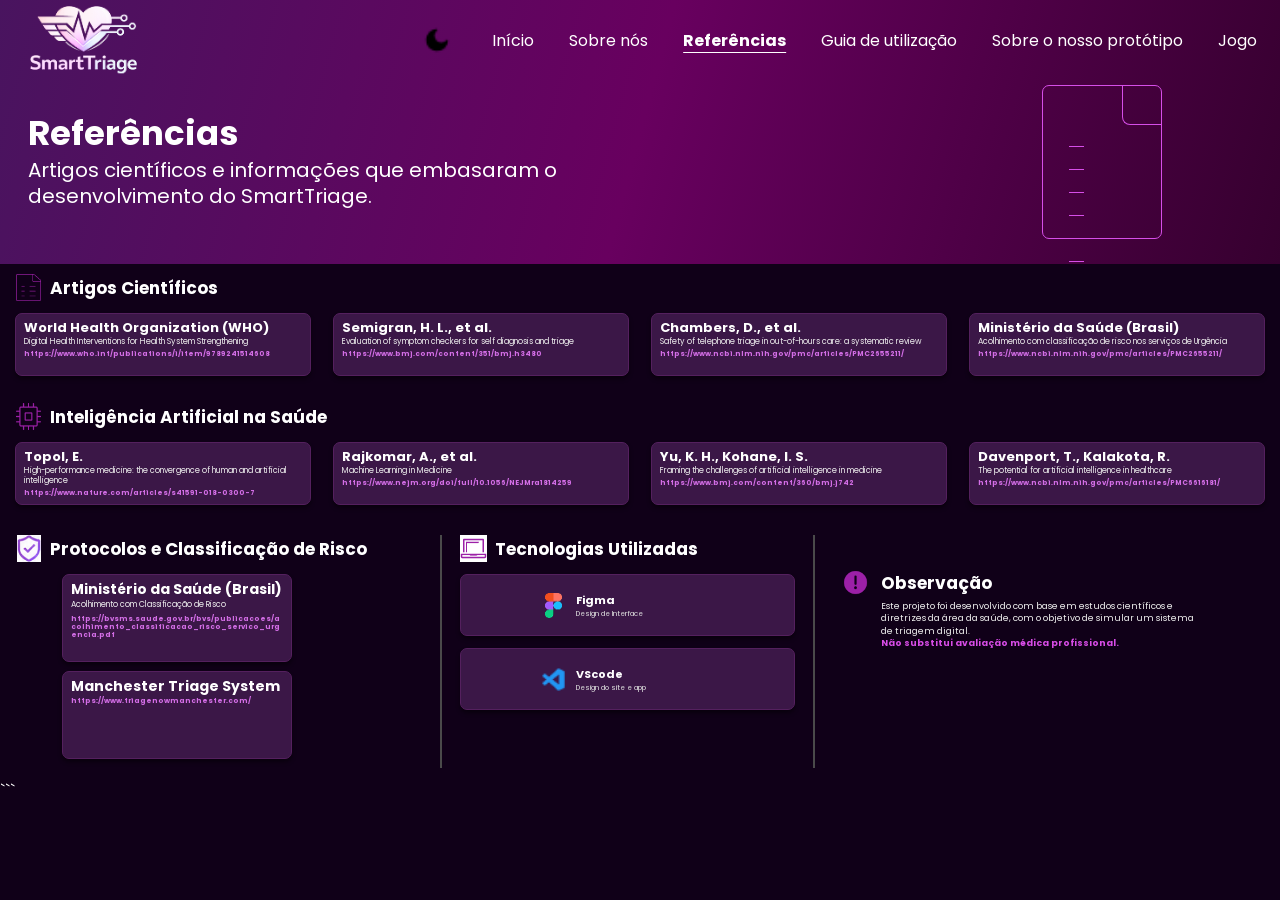
<file: frontend/escura5.html>
<!DOCTYPE html>

<html lang="pt-BR">

<head>
    <meta charset="UTF-8">
    <meta name="viewport" content="width=device-width, initial-scale=1.0">

<title>SmartTriage - Referências</title>

<link rel="preconnect" href="https://fonts.googleapis.com">
<link rel="preconnect" href="https://fonts.gstatic.com" crossorigin>

<link
    href="https://fonts.googleapis.com/css2?family=Poppins:wght@400;500;600;700;800&display=swap"
    rel="stylesheet"
>

<link rel="stylesheet" href="escura5.css">

</head>

<body>

<header class="header">

<div class="header-container">

    <div class="logo">
        <a href="./index.html">
            <img
                class="logo-img"
                src="./fotos_pagina5/ChatGPT Image 4 de mai. de 2026, 14_35_26 4 (1).png"
                alt="Logo SmartTriage"
            >
        </a>
    </div>

    <nav class="menu">

        <a
            href="./index5.html"
            class="dark-mode-button"
            aria-label="Abrir página do modo escuro"
        >
            <img
                src="./fotos_pagina1/ant-design_moon-filled.png"
                alt="Modo escuro"
            >
        </a>

        <a href="./escura.html">
            Início
        </a>

        <a href="./escura4.html">
            Sobre nós
        </a>

        <a href="#referencias" class="ativo">
            Referências
        </a>

        <a href="./escura2.html">
            Guia de utilização
        </a>

        <a href="./escura3.html">
            Sobre o nosso protótipo
        </a>

        <a href="./escura6.html">
            Jogo
        </a>

    </nav>

</div>

</header>

<main>
<!-- HERO -->

<section class="hero" id="referencias">

    <div class="hero-text">

        <h1>
            Referências
        </h1>

        <p>
            Artigos científicos e informações que embasaram o
            desenvolvimento do SmartTriage.
        </p>

    </div>

    <div class="documento">

        <div class="folha">

            <span></span>
            <span></span>
            <span></span>
            <span></span>
            <span></span>
            <span></span>

        </div>

    </div>

</section>


<!-- CONTEÚDO -->

<section class="conteudo">


    <!-- ARTIGOS CIENTÍFICOS -->

    <h2 class="titulo-secao">

        <img
            src="./fotos_pagina5/Vector (9).png"
            alt="Artigos científicos"
        >

        Artigos Científicos

    </h2>


    <div class="cards">


        <div class="card">

            <h3>
                World Health Organization (WHO)
            </h3>

            <p>
                Digital Health Interventions for Health System Strengthening
            </p>

            <a
                href="https://www.who.int/publications/i/item/9789241514608"
                target="_blank"
            >
                https://www.who.int/publications/i/item/9789241514608
            </a>

        </div>


        <div class="card">

            <h3>
                Semigran, H. L., et al.
            </h3>

            <p>
                Evaluation of symptom checkers for self diagnosis and triage
            </p>

            <a
                href="https://www.bmj.com/content/351/bmj.h3480"
                target="_blank"
            >
                https://www.bmj.com/content/351/bmj.h3480
            </a>

        </div>


        <div class="card">

            <h3>
                Chambers, D., et al.
            </h3>

            <p>
                Safety of telephone triage in out-of-hours care:
                a systematic review
            </p>

            <a
                href="https://www.ncbi.nlm.nih.gov/pmc/articles/PMC2655211/"
                target="_blank"
            >
                https://www.ncbi.nlm.nih.gov/pmc/articles/PMC2655211/
            </a>

        </div>


        <div class="card">

            <h3>
                Ministério da Saúde (Brasil)
            </h3>

            <p>
                Acolhimento com classificação de risco nos serviços
                de Urgência
            </p>

            <a
                href="https://www.ncbi.nlm.nih.gov/pmc/articles/PMC2655211/"
                target="_blank"
            >
                https://www.ncbi.nlm.nih.gov/pmc/articles/PMC2655211/
            </a>

        </div>

    </div>


    <!-- INTELIGÊNCIA ARTIFICIAL -->

    <h2 class="titulo-secao inteligencia">

        <img
            src="./fotos_pagina5/Group (4).png"
            alt="Inteligência artificial"
        >

        Inteligência Artificial na Saúde

    </h2>


    <div class="cards">


        <div class="card">

            <h3>
                Topol, E.
            </h3>

            <p>
                High-performance medicine: the convergence of human
                and artificial intelligence
            </p>

            <a
                href="https://www.nature.com/articles/s41591-018-0300-7"
                target="_blank"
            >
                https://www.nature.com/articles/s41591-018-0300-7
            </a>

        </div>


        <div class="card">

            <h3>
                Rajkomar, A., et al.
            </h3>

            <p>
                Machine Learning in Medicine
            </p>

            <a
                href="https://www.nejm.org/doi/full/10.1056/NEJMra1814259"
                target="_blank"
            >
                https://www.nejm.org/doi/full/10.1056/NEJMra1814259
            </a>

        </div>


        <div class="card">

            <h3>
                Yu, K. H., Kohane, I. S.
            </h3>

            <p>
                Framing the challenges of artificial intelligence
                in medicine
            </p>

            <a
                href="https://www.bmj.com/content/360/bmj.j742"
                target="_blank"
            >
                https://www.bmj.com/content/360/bmj.j742
            </a>

        </div>


        <div class="card">

            <h3>
                Davenport, T., Kalakota, R.
            </h3>

            <p>
                The potential for artificial intelligence in healthcare
            </p>

            <a
                href="https://www.ncbi.nlm.nih.gov/pmc/articles/PMC6616181/"
                target="_blank"
            >
                https://www.ncbi.nlm.nih.gov/pmc/articles/PMC6616181/
            </a>

        </div>

    </div>


    <!-- PARTE INFERIOR -->

    <div class="parte-inferior">


        <!-- PROTOCOLOS -->

        <section class="coluna">

            <h2 class="titulo-secao">

                <img
                    src="./fotos_pagina5/image 40 (2).png"
                    alt="Protocolos"
                >

                Protocolos e Classificação de Risco

            </h2>


            <div class="cards-vertical">


                <div class="card grande">

                    <h3>
                        Ministério da Saúde (Brasil)
                    </h3>

                    <p>
                        Acolhimento com Classificação de Risco
                    </p>

                    <a
                        href="https://bvsms.saude.gov.br/bvs/publicacoes/acolhimento_classificacao_risco_servico_urgencia.pdf"
                        target="_blank"
                    >
                        https://bvsms.saude.gov.br/bvs/publicacoes/acolhimento_classificacao_risco_servico_urgencia.pdf
                    </a>

                </div>


                <div class="card grande">

                    <h3>
                        Manchester Triage System
                    </h3>

                    <a
                        href="https://www.triagenowmanchester.com/"
                        target="_blank"
                    >
                        https://www.triagenowmanchester.com/
                    </a>

                </div>

            </div>

        </section>


        <!-- TECNOLOGIAS -->

        <section class="coluna tecnologia">

            <h2 class="titulo-secao">

                <img
                    src="./fotos_pagina5/clarity_computer-line.png"
                    alt="Tecnologias"
                >

                Tecnologias Utilizadas

            </h2>


            <div class="tecnologias">


                <div class="tecnologia-card">

                    <img
                        src="./fotos_pagina5/image 42.png"
                        alt="Figma"
                    >

                    <div>

                        <h3>
                            Figma
                        </h3>

                        <p>
                            Design de Interface
                        </p>

                    </div>

                </div>


                <div class="tecnologia-card">

                    <img
                        src="./fotos_pagina5/material-icon-theme_vscode.png"
                        alt="VS Code"
                    >

                    <div>

                        <h3>
                            VScode
                        </h3>

                        <p>
                            Design do site e app
                        </p>

                    </div>

                </div>

            </div>

        </section>


        <!-- OBSERVAÇÃO -->

        <section class="observacao">

            <div class="observacao-titulo">

                <img
                    src="./fotos_pagina5/mage_exclamation-circle-fill.png"
                    alt="Observação"
                >

                <h2>
                    Observação
                </h2>

            </div>


            <p>
                Este projeto foi desenvolvido com base em estudos
                científicos e diretrizes da área da saúde, com o
                objetivo de simular um sistema de triagem digital.
            </p>


            <strong>
                Não substitui avaliação médica profissional.
            </strong>

        </section>

    </div>

</section>
```

</main>

</body>

</html>
</file>
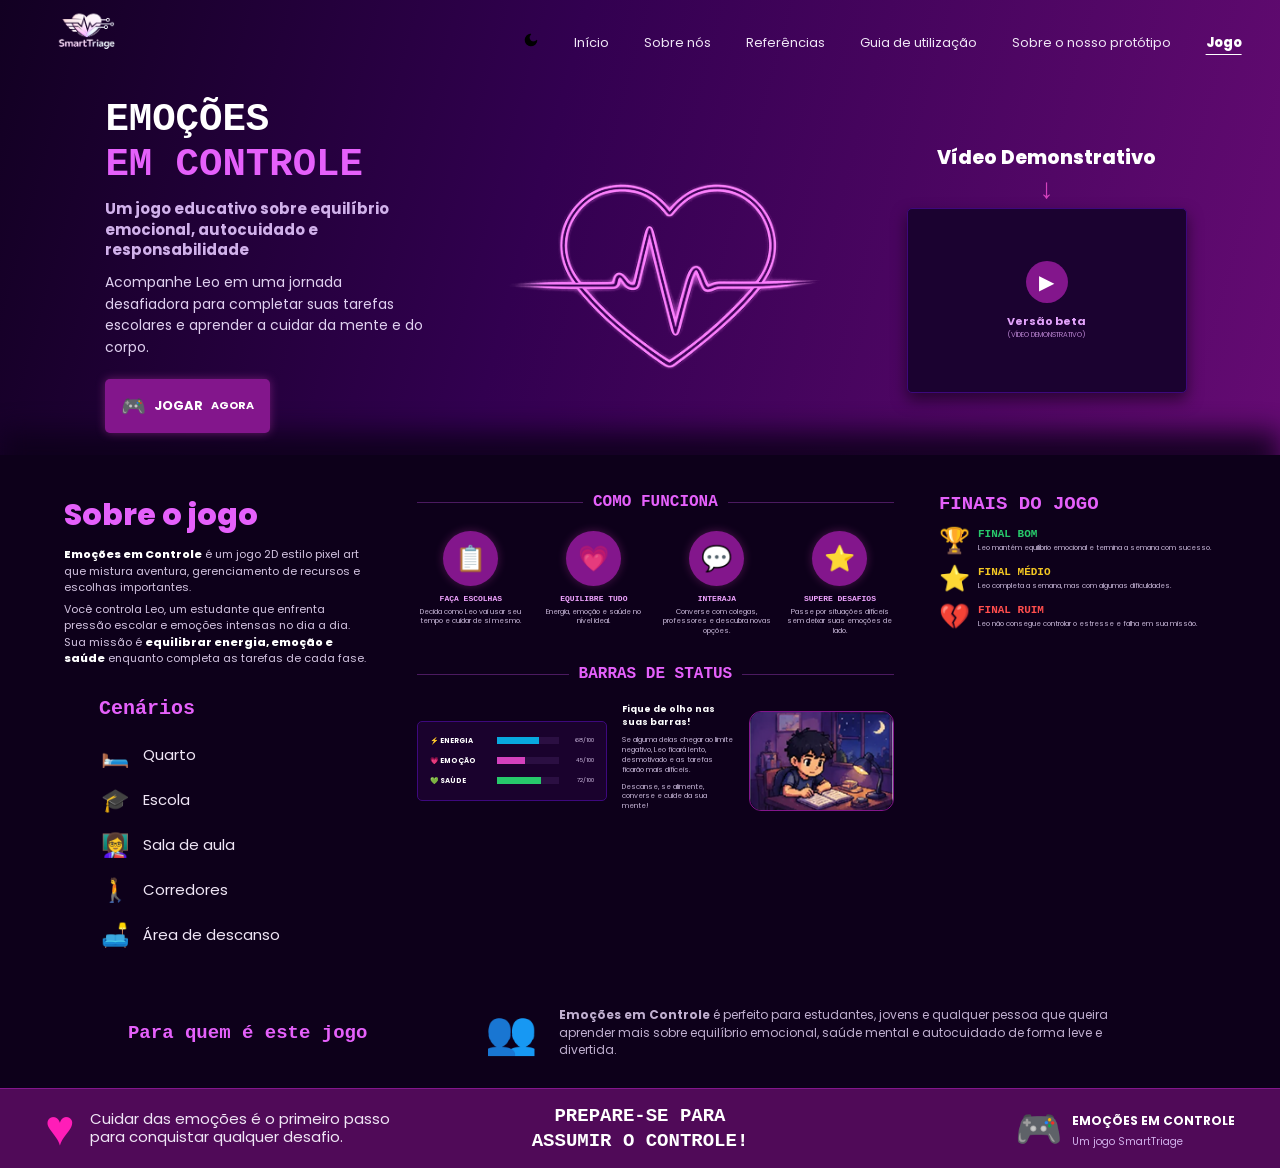
<file: frontend/escura6.html>
<!DOCTYPE html>
<html lang="pt-BR">

<head>
    <meta charset="UTF-8">
    <meta name="viewport" content="width=device-width, initial-scale=1.0">

    <title>Emoções em Controle | SmartTriage</title>

    <link rel="stylesheet" href="escura6.css">

    <link rel="preconnect" href="https://fonts.googleapis.com">
    <link rel="preconnect" href="https://fonts.gstatic.com" crossorigin>

    <link
        href="https://fonts.googleapis.com/css2?family=Poppins:wght@400;500;600;700;800&display=swap"
        rel="stylesheet"
    >
</head>

<body>

    <!-- =====================================================
         CABEÇALHO
    ====================================================== -->

    <header class="header">

        <div class="header-container">

            <a href="./escura.html" class="logo">
                <img
                    src="./fotos_pagina1/ChatGPT Image 4 de mai. de 2026, 14_35_26 4 (1).png"
                    alt="Logo SmartTriage"
                >
            </a>

            <nav class="menu">

                 <a
                    href="./index6.html"
                    class="dark-mode-button"
                    aria-label="Abrir página do modo escuro"
                >

                    <img
                        src="./fotos_pagina1/ant-design_moon-filled.png"
                        alt="Modo escuro"
                    >

                </a>

                <a href="./escura.html">
                    Início
                </a>

                <a href="./escura4.html">
                    Sobre nós
                </a>

                <a href="./escura5.html">
                    Referências
                </a>

                <a href="./escura2.html">
                    Guia de utilização
                </a>

                <a href="./escura3.html">
                    Sobre o nosso protótipo
                </a>

                <a href="./escura6.html" class="ativo">
                    Jogo
                </a>

            </nav>

        </div>

    </header>


    <!-- =====================================================
         HERO
    ====================================================== -->

    <main>

        <section class="hero">

            <div class="hero-container">

                <!-- TEXTO -->

                <div class="hero-text">

                    <h1>
                        EMOÇÕES
                        <span>EM CONTROLE</span>
                    </h1>

                    <h3>
                        Um jogo educativo sobre equilíbrio emocional,
                        autocuidado e responsabilidade
                    </h3>

                    <p>
                        Acompanhe Leo em uma jornada desafiadora
                        para completar suas tarefas escolares e
                        aprender a cuidar da mente e do corpo.
                    </p>

                    <a href="#jogo" class="play-button">

                        <span class="controller">🎮</span>

                        <strong>JOGAR</strong>

                        <span>AGORA</span>

                    </a>

                </div>


                <!-- PERSONAGEM -->

                <div class="character-area">

                    <img
                        src="./fotos_pagina1/ChatGPT Image 13 de mai. de 2026, 12_27_39 2.png"
                        alt="Leo no quarto"
                        class="character-image"
                    >

                </div>


                <!-- VÍDEO -->

                <div class="video-area">

                    <h2>
                        Vídeo Demonstrativo
                    </h2>

                    <div class="arrow">
                        ↓
                    </div>

                    <div class="video-box">

                        <div class="play-icon">
                            ▶
                        </div>

                        <strong>
                            Versão beta
                        </strong>

                        <small>
                            (VÍDEO DEMONSTRATIVO)
                        </small>

                    </div>

                </div>

            </div>

        </section>


        <!-- =====================================================
             CONTEÚDO PRINCIPAL
        ====================================================== -->

        <section class="game-section" id="jogo">

            <div class="game-container">


                <!-- =================================================
                     COLUNA ESQUERDA
                ================================================== -->

                <div class="left-column">

                    <div class="about-game">

                        <h2>
                            Sobre o jogo
                        </h2>

                        <p>
                            <strong>Emoções em Controle</strong> é um jogo 2D
                            estilo pixel art que mistura aventura,
                            gerenciamento de recursos e escolhas importantes.
                        </p>

                        <p>
                            Você controla Leo, um estudante que enfrenta
                            pressão escolar e emoções intensas no dia a dia.
                            Sua missão é <strong>equilibrar energia,
                            emoção e saúde</strong> enquanto completa
                            as tarefas de cada fase.
                        </p>

                    </div>


                    <!-- CENÁRIOS -->

                    <div class="scenarios">

                        <h2>
                            Cenários
                        </h2>

                        <div class="scenario">

                            <span>🛏️</span>

                            <p>
                                Quarto
                            </p>

                        </div>

                        <div class="scenario">

                            <span>🎓</span>

                            <p>
                                Escola
                            </p>

                        </div>

                        <div class="scenario">

                            <span>👩‍🏫</span>

                            <p>
                                Sala de aula
                            </p>

                        </div>

                        <div class="scenario">

                            <span>🚶</span>

                            <p>
                                Corredores
                            </p>

                        </div>

                        <div class="scenario">

                            <span>🛋️</span>

                            <p>
                                Área de descanso
                            </p>

                        </div>

                    </div>

                </div>


                <!-- =================================================
                     COLUNA CENTRAL
                ================================================== -->

                <div class="middle-column">


                    <!-- COMO FUNCIONA -->

                    <div class="section-title">

                        <span></span>

                        <h2>
                            COMO FUNCIONA
                        </h2>

                        <span></span>

                    </div>


                    <div class="how-grid">

                        <div class="how-item">

                            <div class="how-icon">
                                📋
                            </div>

                            <h3>
                                FAÇA ESCOLHAS
                            </h3>

                            <p>
                                Decida como Leo vai usar
                                seu tempo e cuidar de si mesmo.
                            </p>

                        </div>


                        <div class="how-item">

                            <div class="how-icon">
                                💗
                            </div>

                            <h3>
                                EQUILIBRE TUDO
                            </h3>

                            <p>
                                Energia, emoção e saúde
                                no nível ideal.
                            </p>

                        </div>


                        <div class="how-item">

                            <div class="how-icon">
                                💬
                            </div>

                            <h3>
                                INTERAJA
                            </h3>

                            <p>
                                Converse com colegas,
                                professores e descubra novas opções.
                            </p>

                        </div>


                        <div class="how-item">

                            <div class="how-icon">
                                ⭐
                            </div>

                            <h3>
                                SUPERE DESAFIOS
                            </h3>

                            <p>
                                Passe por situações difíceis
                                sem deixar suas emoções de lado.
                            </p>

                        </div>

                    </div>


                    <!-- BARRAS -->

                    <div class="section-title status-title">

                        <span></span>

                        <h2>
                            BARRAS DE STATUS
                        </h2>

                        <span></span>

                    </div>


                    <div class="status-area">

                        <div class="status-card">

                            <div class="status-row">

                                <strong>⚡ ENERGIA</strong>

                                <div class="bar">
                                    <div class="bar-energy"></div>
                                </div>

                                <small>68/100</small>

                            </div>


                            <div class="status-row">

                                <strong>💗 EMOÇÃO</strong>

                                <div class="bar">
                                    <div class="bar-emotion"></div>
                                </div>

                                <small>45/100</small>

                            </div>


                            <div class="status-row">

                                <strong>💚 SAÚDE</strong>

                                <div class="bar">
                                    <div class="bar-health"></div>
                                </div>

                                <small>72/100</small>

                            </div>

                        </div>


                        <div class="status-description">

                            <h3>
                                Fique de olho nas suas barras!
                            </h3>

                            <p>
                                Se alguma delas chegar ao limite negativo,
                                Leo ficará lento, desmotivado e as tarefas
                                ficarão mais difíceis.
                            </p>

                            <p>
                                Descanse, se alimente, converse e cuide
                                da sua mente!
                            </p>

                        </div>


                        <div class="rest-image">

                            <img
                                src=".//fotos_pagina6/image 54.png"
                                alt="Leo descansando"
                            >

                        </div>

                    </div>

                </div>


                <!-- =================================================
                     COLUNA DIREITA
                ================================================== -->

                <div class="right-column">


                    <!-- FINAIS -->

                    <div class="finals">

                        <h2>
                            FINAIS DO JOGO
                        </h2>


                        <div class="final good">

                            <span class="final-icon">
                                🏆
                            </span>

                            <div>

                                <h3>
                                    FINAL BOM
                                </h3>

                                <p>
                                    Leo mantém equilíbrio emocional
                                    e termina a semana com sucesso.
                                </p>

                            </div>

                        </div>


                        <div class="final medium">

                            <span class="final-icon">
                                ⭐
                            </span>

                            <div>

                                <h3>
                                    FINAL MÉDIO
                                </h3>

                                <p>
                                    Leo completa a semana,
                                    mas com algumas dificuldades.
                                </p>

                            </div>

                        </div>


                        <div class="final bad">

                            <span class="final-icon">
                                💔
                            </span>

                            <div>

                                <h3>
                                    FINAL RUIM
                                </h3>

                                <p>
                                    Leo não consegue controlar
                                    o estresse e falha em sua missão.
                                </p>

                            </div>

                        </div>

                    </div>

                </div>


                <!-- =================================================
                     PARA QUEM É
                ================================================== -->

                <div class="audience">

                    <h2>
                        Para quem é este jogo
                    </h2>

                    <div class="audience-content">

                        <div class="audience-icon">
                            👥
                        </div>

                        <p>
                            <strong>Emoções em Controle</strong> é perfeito
                            para estudantes, jovens e qualquer pessoa
                            que queira aprender mais sobre equilíbrio
                            emocional, saúde mental e autocuidado
                            de forma leve e divertida.
                        </p>

                    </div>

                </div>

            </div>

        </section>

    </main>


    <!-- =====================================================
         RODAPÉ
    ====================================================== -->

    <footer class="footer">

        <div class="footer-left">

            <span class="heart">
                ♥
            </span>

            <p>
                Cuidar das emoções é o primeiro passo<br>
                para conquistar qualquer desafio.
            </p>

        </div>


        <div class="footer-center">

            <strong>
                PREPARE-SE PARA<br>
                ASSUMIR O CONTROLE!
            </strong>

        </div>


        <div class="footer-right">

            <span class="gamepad">
                🎮
            </span>

            <div>

                <strong>
                    EMOÇÕES EM CONTROLE
                </strong>

                <p>
                    Um jogo SmartTriage
                </p>

            </div>

        </div>

    </footer>

</body>

</html>
</file>
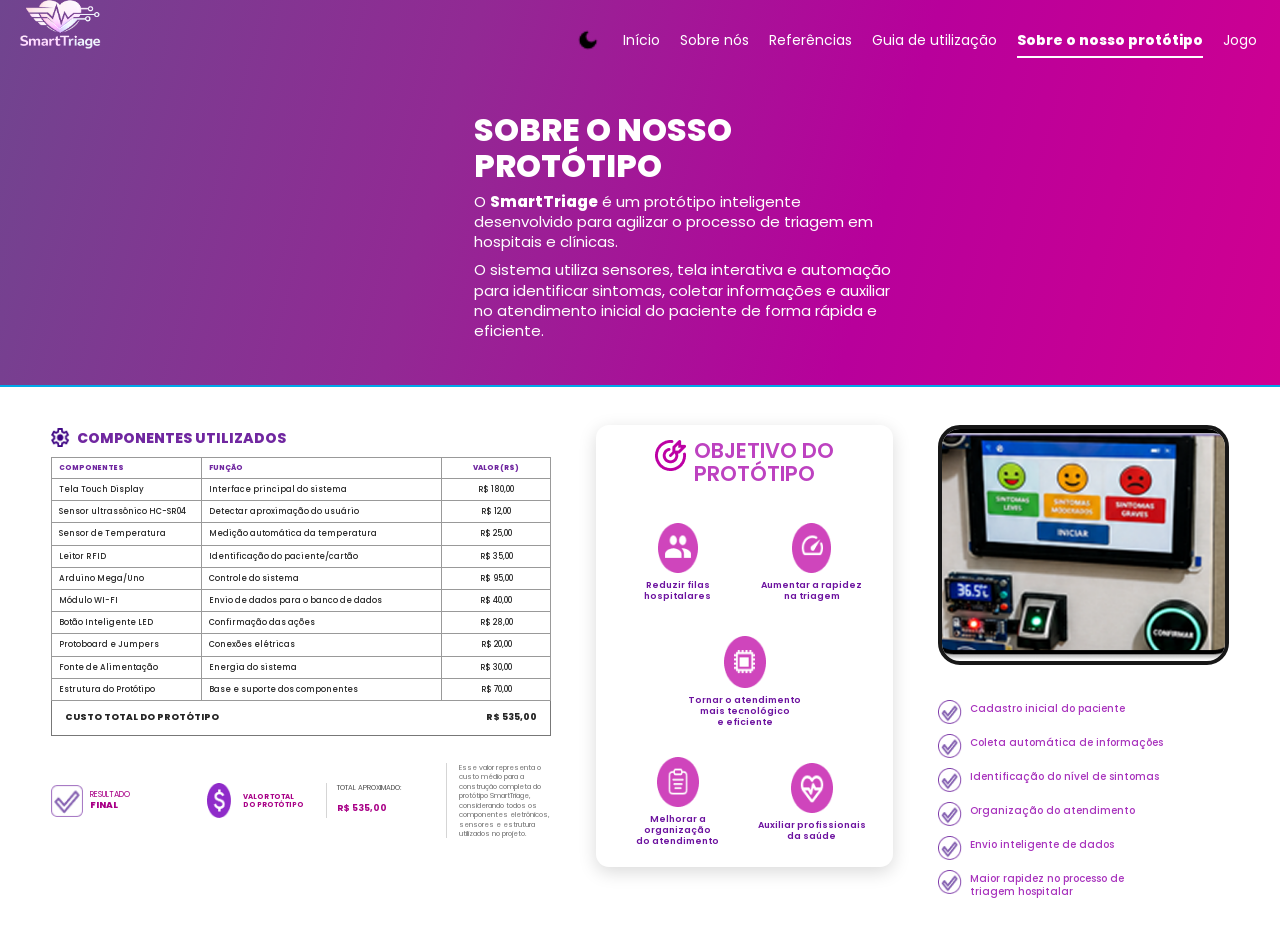
<file: frontend/index3.html>
<!DOCTYPE html>
<html lang="pt-BR">

<head>
    <meta charset="UTF-8">
    <meta name="viewport" content="width=device-width, initial-scale=1.0">

    <title>SmartTriage | Sobre o Protótipo</title>

    <link rel="stylesheet" href="style3.css">

    <link rel="preconnect" href="https://fonts.googleapis.com">
    <link rel="preconnect" href="https://fonts.gstatic.com" crossorigin>

    <link
        href="https://fonts.googleapis.com/css2?family=Poppins:wght@400;500;600;700;800&display=swap"
        rel="stylesheet"
    >
</head>

<body>

    <!-- =====================================================
         CABEÇALHO
    ====================================================== -->

    <header class="header">

        <div class="header-container">

            <a href="index.html" class="logo">
                <img
                    src="./fotos_pagina3/ChatGPT Image 4 de mai. de 2026, 14_35_26 4 (3).png"
                    alt="Logo SmartTriage"
                >
            </a>

            <nav class="navigation">

                <a
                    href="./escura3.html"
                    class="dark-mode-button"
                    aria-label="Modo escuro"
                >
                    <img
                        src="./fotos_pagina1/ant-design_moon-filled.png"
                        alt="Modo escuro"
                    >
                </a>

                <a href="index.html">
                    Início
                </a>

                <a href="./index4.html">
                    Sobre nós
                </a>

                <a href="./index5.html">
                    Referências
                </a>

                <a href="./index2.html">
                    Guia de utilização
                </a>

                <a
                    href="./index3.html"
                    class="active"
                >
                    Sobre o nosso protótipo
                </a>

                <a href="./index6.html">
                    Jogo
                </a>

            </nav>

        </div>

    </header>


    <main>

        <!-- =====================================================
             HERO
        ====================================================== -->

        <section class="hero">

            <div class="hero-content">

                <h1>
                    SOBRE O NOSSO<br>
                    PROTÓTIPO
                </h1>

                <p>
                    O <strong>SmartTriage</strong> é um protótipo inteligente
                    desenvolvido para agilizar o processo de triagem
                    em hospitais e clínicas.
                </p>

                <p>
                    O sistema utiliza sensores, tela interativa
                    e automação para identificar sintomas,
                    coletar informações e auxiliar no atendimento
                    inicial do paciente de forma rápida e eficiente.
                </p>

            </div>

        </section>


        <!-- =====================================================
             ÁREA PRINCIPAL
        ====================================================== -->

        <section class="prototype-section">

            <div class="prototype-container">


                <!-- =================================================
                     COLUNA ESQUERDA
                ================================================== -->

                <section class="left-column">


                    <!-- PROTÓTIPO -->

        


                    <!-- COMPONENTES -->

                    <div class="components-section">

                        <div class="section-title">

                            <img
                                src="./fotos_pagina3/Vector (7).png"
                                alt=""
                            >

                            <h2>
                                COMPONENTES UTILIZADOS
                            </h2>

                        </div>


                        <div class="table-wrapper">

                            <table>

                                <thead>

                                    <tr>
                                        <th>COMPONENTES</th>
                                        <th>FUNÇÃO</th>
                                        <th>VALOR (R$)</th>
                                    </tr>

                                </thead>

                                <tbody>

                                    <tr>
                                        <td>Tela Touch Display</td>
                                        <td>Interface principal do sistema</td>
                                        <td>R$ 180,00</td>
                                    </tr>

                                    <tr>
                                        <td>Sensor ultrassônico HC-SR04</td>
                                        <td>Detectar aproximação do usuário</td>
                                        <td>R$ 12,00</td>
                                    </tr>

                                    <tr>
                                        <td>Sensor de Temperatura</td>
                                        <td>Medição automática da temperatura</td>
                                        <td>R$ 25,00</td>
                                    </tr>

                                    <tr>
                                        <td>Leitor RFID</td>
                                        <td>Identificação do paciente/cartão</td>
                                        <td>R$ 35,00</td>
                                    </tr>

                                    <tr>
                                        <td>Arduino Mega/Uno</td>
                                        <td>Controle do sistema</td>
                                        <td>R$ 95,00</td>
                                    </tr>

                                    <tr>
                                        <td>Módulo WI-FI</td>
                                        <td>Envio de dados para o banco de dados</td>
                                        <td>R$ 40,00</td>
                                    </tr>

                                    <tr>
                                        <td>Botão Inteligente LED</td>
                                        <td>Confirmação das ações</td>
                                        <td>R$ 28,00</td>
                                    </tr>

                                    <tr>
                                        <td>Protoboard e Jumpers</td>
                                        <td>Conexões elétricas</td>
                                        <td>R$ 20,00</td>
                                    </tr>

                                    <tr>
                                        <td>Fonte de Alimentação</td>
                                        <td>Energia do sistema</td>
                                        <td>R$ 30,00</td>
                                    </tr>

                                    <tr>
                                        <td>Estrutura do Protótipo</td>
                                        <td>Base e suporte dos componentes</td>
                                        <td>R$ 70,00</td>
                                    </tr>

                                </tbody>

                            </table>


                            <div class="total-cost">

                                <strong>
                                    CUSTO TOTAL DO PROTÓTIPO
                                </strong>

                                <strong>
                                    R$ 535,00
                                </strong>

                            </div>

                        </div>

                    </div>


                    <!-- RESULTADO FINAL -->

                    <div class="final-result">

                        <div class="result-title">

                            <img
                                src="./fotos_pagina3/Group 32.png"
                                alt=""
                            >

                            <div>
                                <span>RESULTADO</span>
                                <strong>FINAL</strong>
                            </div>

                        </div>


                        <div class="result-price">

                            <img
                                src="./fotos_pagina3/Group 31.png"
                                alt=""
                            >

                            <div>

                                <strong>
                                    VALOR TOTAL
                                    <span>DO PROTÓTIPO</span>
                                </strong>

                            </div>

                        </div>


                        <div class="result-total">

                            <span>
                                TOTAL APROXIMADO:
                            </span>

                            <strong>
                                R$ 535,00
                            </strong>

                        </div>


                        <div class="result-description">

                            <p>
                                Esse valor representa o custo médio para a
                                construção completa do protótipo SmartTriage,
                                considerando todos os componentes eletrônicos,
                                sensores e estrutura utilizados no projeto.
                            </p>

                        </div>

                    </div>

                </section>



                <!-- =================================================
                     COLUNA CENTRAL
                ================================================== -->

                <section class="center-column">

                    <div class="objective-card">

                        <div class="objective-title">

                            <img
                                src="./fotos_pagina3/Vector (8).png"
                                alt=""
                            >

                            <h2>
                                OBJETIVO DO<br>
                                PROTÓTIPO
                            </h2>

                        </div>


                        <div class="objectives-grid">


                            <div class="objective-item">

                                <img
                                    src="./fotos_pagina3/Group 36.png"
                                    alt=""
                                >

                                <p>
                                    Reduzir filas<br>
                                    hospitalares
                                </p>

                            </div>


                            <div class="objective-item">

                                <img
                                    src="./fotos_pagina3/Group 37.png"
                                    alt=""
                                >

                                <p>
                                    Aumentar a rapidez<br>
                                    na triagem
                                </p>

                            </div>


                            <div class="objective-item objective-center">

                                <img
                                    src="./fotos_pagina3/Group 38.png"
                                    alt=""
                                >

                                <p>
                                    Tornar o atendimento<br>
                                    mais tecnológico<br>
                                    e eficiente
                                </p>

                            </div>


                            <div class="objective-item">

                                <img
                                    src="./fotos_pagina3/Group 39.png"
                                    alt=""
                                >

                                <p>
                                    Melhorar a organização<br>
                                    do atendimento
                                </p>

                            </div>


                            <div class="objective-item">

                                <img
                                    src="./fotos_pagina3/Group 41.png"
                                    alt=""
                                >

                                <p>
                                    Auxiliar profissionais<br>
                                    da saúde
                                </p>

                            </div>

                        </div>

                    </div>

                </section>



                <!-- =================================================
                     COLUNA DIREITA
                ================================================== -->

                <aside class="right-column">


                    <!-- FOTO -->

                    <div class="video-prototype">

                        <img
                            src="./fotos_pagina3/image 40.png"
                            alt="Funcionamento do protótipo"
                        >

                    </div>


                    <!-- BENEFÍCIOS -->

                    <div class="benefits-list">


                        <div class="benefit">

                            <img
                                src="./fotos_pagina3/Group 25 (1).png"
                                alt=""
                            >

                            <p>
                                Cadastro inicial do paciente
                            </p>

                        </div>


                        <div class="benefit">

                            <img
                                src="./fotos_pagina3/Group 25 (1).png"
                                alt=""
                            >

                            <p>
                                Coleta automática de informações
                            </p>

                        </div>


                        <div class="benefit">

                            <img
                                src="./fotos_pagina3/Group 25 (1).png"
                                alt=""
                            >

                            <p>
                                Identificação do nível de sintomas
                            </p>

                        </div>


                        <div class="benefit">

                            <img
                                src="./fotos_pagina3/Group 25 (1).png"
                                alt=""
                            >

                            <p>
                                Organização do atendimento
                            </p>

                        </div>


                        <div class="benefit">

                            <img
                                src="./fotos_pagina3/Group 25 (1).png"
                                alt=""
                            >

                            <p>
                                Envio inteligente de dados
                            </p>

                        </div>


                        <div class="benefit">

                            <img
                                src="./fotos_pagina3/Group 25 (1).png"
                                alt=""
                            >

                            <p>
                                Maior rapidez no processo de<br>
                                triagem hospitalar
                            </p>

                        </div>

                    </div>

                </aside>

            </div>

        </section>

    </main>

</body>

</html>
</file>
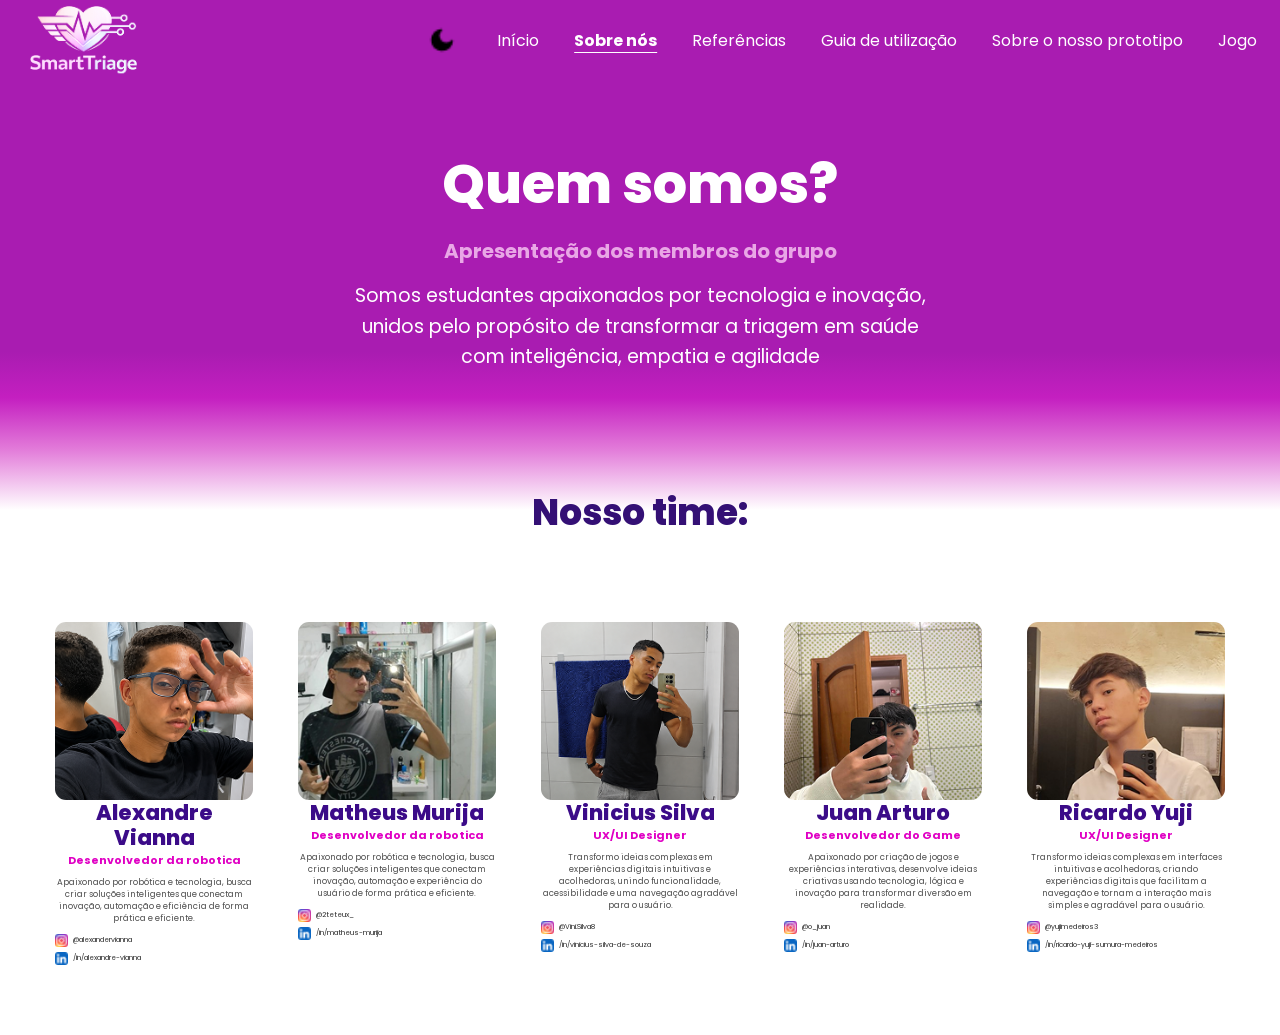
<file: frontend/index4.html>
<!DOCTYPE html>

<html lang="pt-BR">

<head>

    <meta charset="UTF-8">

    <meta name="viewport" content="width=device-width, initial-scale=1.0">

    <title>SmartTriage - Sobre nós</title>

    <link rel="stylesheet" href="style4.css">

    <link rel="preconnect" href="https://fonts.googleapis.com">

    <link rel="preconnect" href="https://fonts.gstatic.com" crossorigin>

    <link href="https://fonts.googleapis.com/css2?family=Poppins:wght@400;500;600;700;800&display=swap" rel="stylesheet">

</head>

<body>

    <header class="header">

        <div class="header-container">

            <a href="./index.html" class="logo">

                <img
                    src="./fotos_pagina4/ChatGPT Image 4 de mai. de 2026, 14_35_26 4 (1).png"
                    alt="Logo SmartTriage"
                    class="logo-img"
                >

            </a>


            <nav class="menu">

                <a
                    href="./escura4.html"
                    class="dark-mode-button"
                    aria-label="Abrir página do modo escuro"
                >

                    <img
                        src="./fotos_pagina1/ant-design_moon-filled.png"
                        alt="Modo escuro"
                    >

                </a>


                <a href="./index.html">
                    Início
                </a>

                <a href="./index4.html" class="ativo">
                    Sobre nós
                </a>

                <a href="./index5.html">
                    Referências
                </a>

                <a href="./index2.html">
                    Guia de utilização
                </a>

                <a href="./index3.html">
                    Sobre o nosso prototipo<br>
                </a>

                <a href="./index6.html">
                    Jogo
                </a>

            </nav>

        </div>

    </header>


    <main>

        <section class="sobre" id="sobre">


            <div class="intro">

                <h1>
                    Quem somos?
                </h1>

                <h2>
                    Apresentação dos membros do grupo
                </h2>

                <p>
                    Somos estudantes apaixonados por tecnologia e inovação,<br>
                    unidos pelo propósito de transformar a triagem em saúde<br>
                    com inteligência, empatia e agilidade
                </p>

            </div>


            <div class="equipe">

                <h3>
                    Nosso time:
                </h3>


                <div class="cards">


                    <!-- ALEXANDRE -->

                    <article class="card">

                        <img
                            src="./fotos_pagina4/ChatGPT Image 28 de mai. de 2026, 11_12_41 2.png"
                            alt="Alexandre Vianna"
                        >

                        <h4>
                            Alexandre Vianna
                        </h4>

                        <span>
                            Desenvolvedor da robotica
                        </span>

                        <p>
                            Apaixonado por robótica e tecnologia, busca criar
                            soluções inteligentes que conectam inovação,
                            automação e eficiência de forma prática e eficiente.
                        </p>


                        <div class="social">

                            <div class="social-item">

                                <img
                                    src=".//fotos_pagina4/skill-icons_instagram.png"
                                    alt="Instagram"
                                >

                                <small>
                                    @alexandervianna
                                </small>

                            </div>


                            <div class="social-item">

                                <img
                                    src=".//fotos_pagina4/skill-icons_linkedin.png"
                                    alt="LinkedIn"
                                >

                                <small>
                                    /in/alexandre-vianna
                                </small>

                            </div>

                        </div>

                    </article>


                    <!-- MATHEUS -->

                    <article class="card">

                        <img
                            src=".//fotos_pagina4/image 40 (1).png"
                            alt="Matheus Murija"
                        >

                        <h4>
                            Matheus Murija
                        </h4>

                        <span>
                            Desenvolvedor da robotica
                        </span>

                        <p>
                            Apaixonado por robótica e tecnologia, busca criar
                            soluções inteligentes que conectam inovação,
                            automação e experiência do usuário de forma prática
                            e eficiente.
                        </p>


                        <div class="social">

                            <div class="social-item">

                                <img
                                    src=".//fotos_pagina4/skill-icons_instagram.png"
                                    alt="Instagram"
                                >

                                <small>
                                    @2teteux_
                                </small>

                            </div>


                            <div class="social-item">

                                <img
                                    src=".//fotos_pagina4/skill-icons_linkedin.png"
                                    alt="LinkedIn"
                                >

                                <small>
                                    /in/matheus-murija
                                </small>

                            </div>

                        </div>

                    </article>


                    <!-- VINICIUS -->

                    <article class="card">

                        <img
                            src=".//fotos_pagina4/ChatGPT Image 11 de mai. de 2026, 14_52_36 2.png"
                            alt="Vinicius Silva"
                        >

                        <h4>
                            Vinicius Silva
                        </h4>

                        <span>
                            UX/UI Designer
                        </span>

                        <p>
                            Transformo ideias complexas em experiências digitais
                            intuitivas e acolhedoras, unindo funcionalidade,
                            acessibilidade e uma navegação agradável para o usuário.
                        </p>


                        <div class="social">

                            <div class="social-item">

                                <img
                                    src=".//fotos_pagina4/skill-icons_instagram.png"
                                    alt="Instagram"
                                >

                                <small>
                                    @Vini.Silva8
                                </small>

                            </div>


                            <div class="social-item">

                                <img
                                    src=".//fotos_pagina4/skill-icons_linkedin.png"
                                    alt="LinkedIn"
                                >

                                <small>
                                    /in/vinicius-silva-de-souza
                                </small>

                            </div>

                        </div>

                    </article>


                    <!-- JUAN -->

                    <article class="card">

                        <img
                            src=".//fotos_pagina4/image 45.png"
                            alt="Juan Arturo"
                        >

                        <h4>
                            Juan Arturo
                        </h4>

                        <span>
                            Desenvolvedor do Game
                        </span>

                        <p>
                            Apaixonado por criação de jogos e experiências
                            interativas, desenvolve ideias criativas usando
                            tecnologia, lógica e inovação para transformar
                            diversão em realidade.
                        </p>


                        <div class="social">

                            <div class="social-item">

                                <img
                                    src=".//fotos_pagina4/skill-icons_instagram.png"
                                    alt="Instagram"
                                >

                                <small>
                                    @o_juan
                                </small>

                            </div>


                            <div class="social-item">

                                <img
                                    src=".//fotos_pagina4/skill-icons_linkedin.png"
                                    alt="LinkedIn"
                                >

                                <small>
                                    /in/juan-arturo
                                </small>

                            </div>

                        </div>

                    </article>


                    <!-- RICARDO -->

                    <article class="card">

                        <img
                            src=".//fotos_pagina4/image 48.png"
                            alt="Ricardo Yuji"
                        >

                        <h4>
                            Ricardo Yuji
                        </h4>

                        <span>
                            UX/UI Designer
                        </span>

                        <p>
                            Transformo ideias complexas em interfaces intuitivas
                            e acolhedoras, criando experiências digitais que
                            facilitam a navegação e tornam a interação mais simples
                            e agradável para o usuário.
                        </p>


                        <div class="social">

                            <div class="social-item">

                                <img
                                    src=".//fotos_pagina4/skill-icons_instagram.png"
                                    alt="Instagram"
                                >

                                <small>
                                    @yujimedeiros3
                                </small>

                            </div>


                            <div class="social-item">

                                <img
                                    src=".//fotos_pagina4/skill-icons_linkedin.png"
                                    alt="LinkedIn"
                                >

                                <small>
                                    /in/ricardo-yuji-sumura-medeiros
                                </small>

                            </div>

                        </div>

                    </article>


                </div>

            </div>

        </section>


        <section id="inicio"></section>

        <section id="referencias"></section>

        <section id="guia"></section>

        <section id="prototipo"></section>

        <section id="jogo"></section>

    </main>

</body>

</html>
</file>
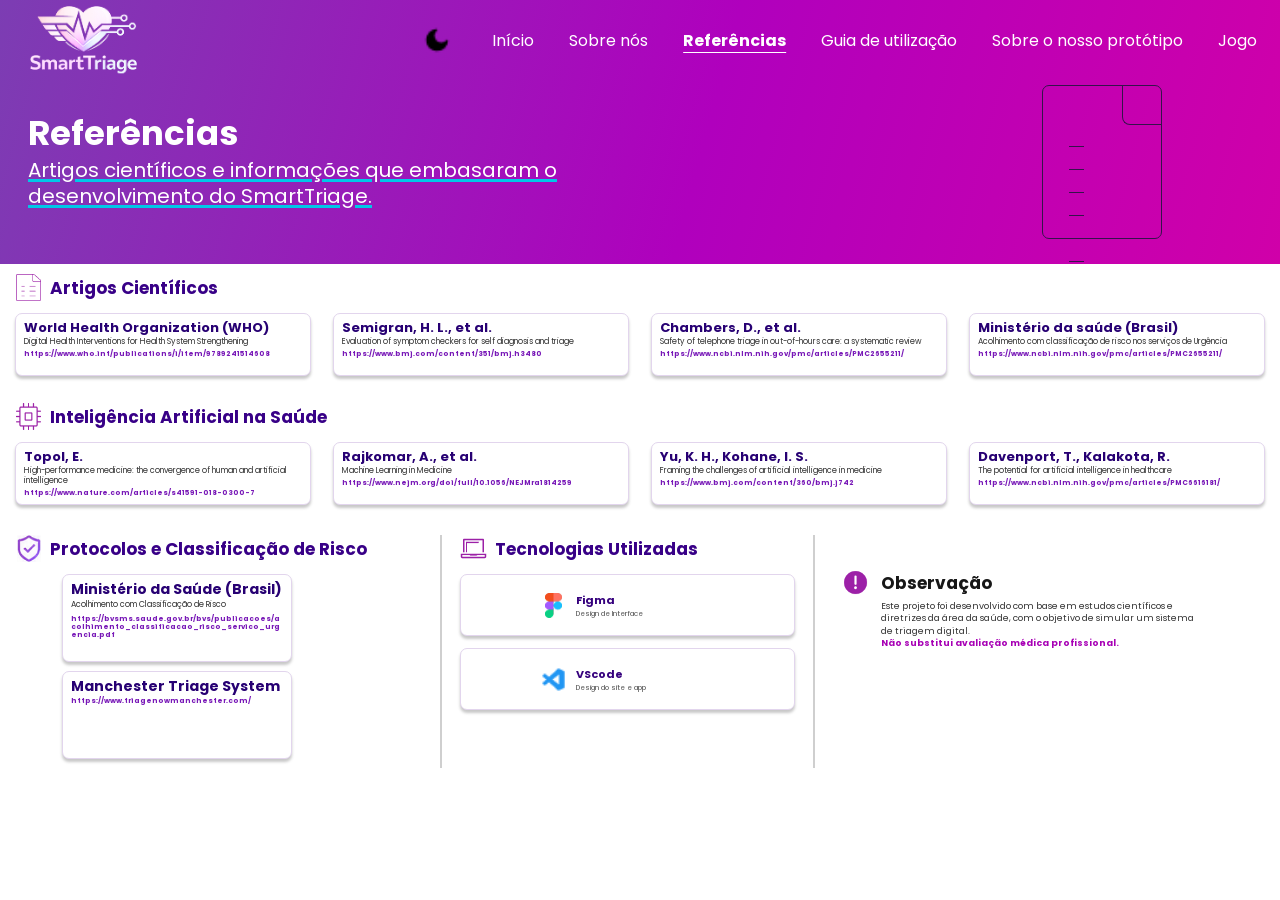
<file: frontend/index5.html>
<!DOCTYPE html>
<html lang="pt-BR">

<head>
    <meta charset="UTF-8">
    <meta name="viewport" content="width=device-width, initial-scale=1.0">

    <title>SmartTriage - Referências</title>

    <link rel="preconnect" href="https://fonts.googleapis.com">
    <link rel="preconnect" href="https://fonts.gstatic.com" crossorigin>

    <link
        href="https://fonts.googleapis.com/css2?family=Poppins:wght@400;500;600;700;800&display=swap"
        rel="stylesheet"
    >

    <link rel="stylesheet" href="style5.css">
</head>

<body>

<header class="header">

    <div class="header-container">

        <div class="logo">
            <a href="./index.html">
                <img
                    class="logo-img"
                    src="./fotos_pagina5/ChatGPT Image 4 de mai. de 2026, 14_35_26 4 (1).png"
                    alt="Logo SmartTriage"
                >
            </a>
        </div>

        <nav class="menu">

            <a
                href="./escura5.html"
                class="dark-mode-button"
                aria-label="Abrir página do modo escuro"
            >
                <img
                    src="./fotos_pagina1/ant-design_moon-filled.png"
                    alt="Modo escuro"
                >
            </a>

            <a href="./index.html">
                Início
            </a>

            <a href="./index4.html">
                Sobre nós
            </a>

            <a href="#referencias" class="ativo">
                Referências
            </a>

            <a href="./index2.html">
                Guia de utilização
            </a>

            <a href="./index3.html">
                Sobre o nosso protótipo
            </a>

            <a href="./index6.html">
                Jogo
            </a>

        </nav>

    </div>

</header>


<main>

    <!-- HERO -->

    <section class="hero" id="referencias">

        <div class="hero-text">

            <h1>
                Referências
            </h1>

            <p>
                Artigos científicos e informações que embasaram o
                desenvolvimento do SmartTriage.
            </p>

        </div>

        <div class="documento">

            <div class="folha">

                <span></span>
                <span></span>
                <span></span>
                <span></span>
                <span></span>
                <span></span>

            </div>

        </div>

    </section>


    <!-- CONTEÚDO -->

    <section class="conteudo">


        <!-- ARTIGOS CIENTÍFICOS -->

        <h2 class="titulo-secao">

            <img
                src="./fotos_pagina5/Vector (9).png"
                alt="Artigos científicos"
            >

            Artigos Científicos

        </h2>


        <div class="cards">

            <div class="card">

                <h3>
                    World Health Organization (WHO)
                </h3>

                <p>
                    Digital Health Interventions for Health System Strengthening
                </p>

                <a
                    href="https://www.who.int/publications/i/item/9789241514608"
                    target="_blank"
                >
                    https://www.who.int/publications/i/item/9789241514608
                </a>

            </div>


            <div class="card">

                <h3>
                    Semigran, H. L., et al.
                </h3>

                <p>
                    Evaluation of symptom checkers for self diagnosis and triage
                </p>

                <a
                    href="https://www.bmj.com/content/351/bmj.h3480"
                    target="_blank"
                >
                    https://www.bmj.com/content/351/bmj.h3480
                </a>

            </div>


            <div class="card">

                <h3>
                    Chambers, D., et al.
                </h3>

                <p>
                    Safety of telephone triage in out-of-hours care:
                    a systematic review
                </p>

                <a
                    href="https://www.ncbi.nlm.nih.gov/pmc/articles/PMC2655211/"
                    target="_blank"
                >
                    https://www.ncbi.nlm.nih.gov/pmc/articles/PMC2655211/
                </a>

            </div>


            <div class="card">

                <h3>
                    Ministério da saúde (Brasil)
                </h3>

                <p>
                    Acolhimento com classificação de risco nos serviços
                    de Urgência
                </p>

                <a
                    href="https://www.ncbi.nlm.nih.gov/pmc/articles/PMC2655211/"
                    target="_blank"
                >
                    https://www.ncbi.nlm.nih.gov/pmc/articles/PMC2655211/
                </a>

            </div>

        </div>


        <!-- INTELIGÊNCIA ARTIFICIAL -->

        <h2 class="titulo-secao inteligencia">

            <img
                src="./fotos_pagina5/Group (4).png"
                alt="Inteligência artificial"
            >

            Inteligência Artificial na Saúde

        </h2>


        <div class="cards">

            <div class="card">

                <h3>
                    Topol, E.
                </h3>

                <p>
                    High-performance medicine: the convergence of human
                    and artificial intelligence
                </p>

                <a
                    href="https://www.nature.com/articles/s41591-018-0300-7"
                    target="_blank"
                >
                    https://www.nature.com/articles/s41591-018-0300-7
                </a>

            </div>


            <div class="card">

                <h3>
                    Rajkomar, A., et al.
                </h3>

                <p>
                    Machine Learning in Medicine
                </p>

                <a
                    href="https://www.nejm.org/doi/full/10.1056/NEJMra1814259"
                    target="_blank"
                >
                    https://www.nejm.org/doi/full/10.1056/NEJMra1814259
                </a>

            </div>


            <div class="card">

                <h3>
                    Yu, K. H., Kohane, I. S.
                </h3>

                <p>
                    Framing the challenges of artificial intelligence
                    in medicine
                </p>

                <a
                    href="https://www.bmj.com/content/360/bmj.j742"
                    target="_blank"
                >
                    https://www.bmj.com/content/360/bmj.j742
                </a>

            </div>


            <div class="card">

                <h3>
                    Davenport, T., Kalakota, R.
                </h3>

                <p>
                    The potential for artificial intelligence in healthcare
                </p>

                <a
                    href="https://www.ncbi.nlm.nih.gov/pmc/articles/PMC6616181/"
                    target="_blank"
                >
                    https://www.ncbi.nlm.nih.gov/pmc/articles/PMC6616181/
                </a>

            </div>

        </div>


        <!-- PARTE INFERIOR -->

        <div class="parte-inferior">


            <!-- PROTOCOLOS -->

            <section class="coluna">

                <h2 class="titulo-secao">

                    <img
                        src="./fotos_pagina5/image 40 (2).png"
                        alt="Protocolos"
                    >

                    Protocolos e Classificação de Risco

                </h2>


                <div class="cards-vertical">

                    <div class="card grande">

                        <h3>
                            Ministério da Saúde (Brasil)
                        </h3>

                        <p>
                            Acolhimento com Classificação de Risco
                        </p>

                        <a
                            href="https://bvsms.saude.gov.br/bvs/publicacoes/acolhimento_classificacao_risco_servico_urgencia.pdf"
                            target="_blank"
                        >
                            https://bvsms.saude.gov.br/bvs/publicacoes/acolhimento_classificacao_risco_servico_urgencia.pdf
                        </a>

                    </div>


                    <div class="card grande">

                        <h3>
                            Manchester Triage System
                        </h3>

                        <a
                            href="https://www.triagenowmanchester.com/"
                            target="_blank"
                        >
                            https://www.triagenowmanchester.com/
                        </a>

                    </div>

                </div>

            </section>


            <!-- TECNOLOGIAS -->

            <section class="coluna tecnologia">

                <h2 class="titulo-secao">

                    <img
                        src="./fotos_pagina5/clarity_computer-line.png"
                        alt="Tecnologias"
                    >

                    Tecnologias Utilizadas

                </h2>


                <div class="tecnologias">

                    <div class="tecnologia-card">

                        <img
                            src="./fotos_pagina5/image 42.png"
                            alt="Figma"
                        >

                        <div>

                            <h3>
                                Figma
                            </h3>

                            <p>
                                Design de Interface
                            </p>

                        </div>

                    </div>


                    <div class="tecnologia-card">

                        <img
                            src="./fotos_pagina5/material-icon-theme_vscode.png"
                            alt="VS Code"
                        >

                        <div>

                            <h3>
                                VScode
                            </h3>

                            <p>
                                Design do site e app
                            </p>

                        </div>

                    </div>

                </div>

            </section>


            <!-- OBSERVAÇÃO -->

            <section class="observacao">

                <div class="observacao-titulo">

                    <img
                        src="./fotos_pagina5/mage_exclamation-circle-fill.png"
                        alt="Observação"
                    >

                    <h2>
                        Observação
                    </h2>

                </div>


                <p>
                    Este projeto foi desenvolvido com base em estudos
                    científicos e diretrizes da área da saúde, com o
                    objetivo de simular um sistema de triagem digital.
                </p>


                <strong>
                    Não substitui avaliação médica profissional.
                </strong>

            </section>

        </div>

    </section>

</main>

</body>

</html>
</file>
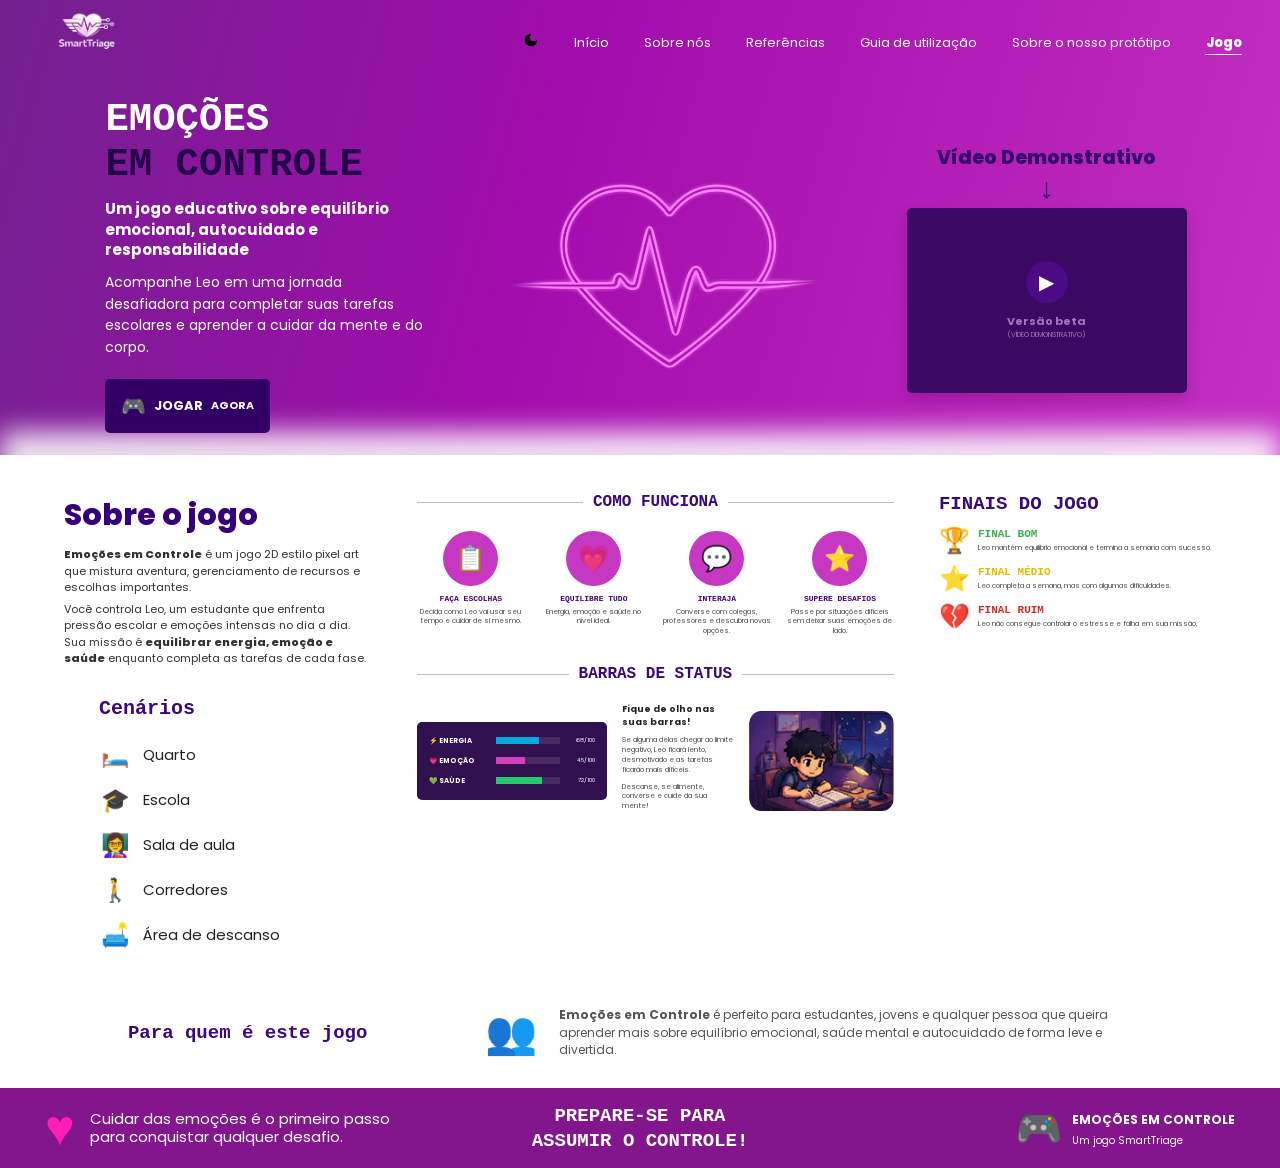
<file: frontend/index6.html>
<!DOCTYPE html>
<html lang="pt-BR">

<head>
    <meta charset="UTF-8">
    <meta name="viewport" content="width=device-width, initial-scale=1.0">

    <title>Emoções em Controle | SmartTriage</title>

    <link rel="stylesheet" href="style6.css">

    <link rel="preconnect" href="https://fonts.googleapis.com">
    <link rel="preconnect" href="https://fonts.gstatic.com" crossorigin>

    <link
        href="https://fonts.googleapis.com/css2?family=Poppins:wght@400;500;600;700;800&display=swap"
        rel="stylesheet"
    >
</head>

<body>

    <!-- =====================================================
         CABEÇALHO
    ====================================================== -->

    <header class="header">

        <div class="header-container">

            <a href="./index.html" class="logo">
                <img
                    src="./fotos_pagina1/ChatGPT Image 4 de mai. de 2026, 14_35_26 4 (1).png"
                    alt="Logo SmartTriage"
                >
            </a>

            <nav class="menu">
                <a
                    href="./escura6.html"
                    class="dark-mode-button"
                    aria-label="Abrir página do modo escuro"
                >

                    <img
                        src="./fotos_pagina1/ant-design_moon-filled.png"
                        alt="Modo escuro"
                    >

                </a>

                <a href="./index.html">
                    Início
                </a>

                <a href="./index4.html">
                    Sobre nós
                </a>

                <a href="./index5.html">
                    Referências
                </a>

                <a href="./index2.html">
                    Guia de utilização
                </a>

                <a href="./index3.html">
                    Sobre o nosso protótipo
                </a>

                <a href="./jogo.html" class="ativo">
                    Jogo
                </a>

            </nav>

        </div>

    </header>


    <!-- =====================================================
         HERO
    ====================================================== -->

    <main>

        <section class="hero">

            <div class="hero-container">

                <!-- TEXTO -->

                <div class="hero-text">

                    <h1>
                        EMOÇÕES
                        <span>EM CONTROLE</span>
                    </h1>

                    <h3>
                        Um jogo educativo sobre equilíbrio emocional,
                        autocuidado e responsabilidade
                    </h3>

                    <p>
                        Acompanhe Leo em uma jornada desafiadora
                        para completar suas tarefas escolares e
                        aprender a cuidar da mente e do corpo.
                    </p>

                    <a href="#jogo" class="play-button">

                        <span class="controller">🎮</span>

                        <strong>JOGAR</strong>

                        <span>AGORA</span>

                    </a>

                </div>


                <!-- PERSONAGEM -->

                <div class="character-area">

                    <img
                        src="./fotos_pagina1/ChatGPT Image 13 de mai. de 2026, 12_27_39 2.png"
                        alt="Leo no quarto"
                        class="character-image"
                    >

                </div>


                <!-- VÍDEO -->

                <div class="video-area">

                    <h2>
                        Vídeo Demonstrativo
                    </h2>

                    <div class="arrow">
                        ↓
                    </div>

                    <div class="video-box">

                        <div class="play-icon">
                            ▶
                        </div>

                        <strong>
                            Versão beta
                        </strong>

                        <small>
                            (VÍDEO DEMONSTRATIVO)
                        </small>

                    </div>

                </div>

            </div>

        </section>


        <!-- =====================================================
             CONTEÚDO PRINCIPAL
        ====================================================== -->

        <section class="game-section" id="jogo">

            <div class="game-container">


                <!-- =================================================
                     COLUNA ESQUERDA
                ================================================== -->

                <div class="left-column">

                    <div class="about-game">

                        <h2>
                            Sobre o jogo
                        </h2>

                        <p>
                            <strong>Emoções em Controle</strong> é um jogo 2D
                            estilo pixel art que mistura aventura,
                            gerenciamento de recursos e escolhas importantes.
                        </p>

                        <p>
                            Você controla Leo, um estudante que enfrenta
                            pressão escolar e emoções intensas no dia a dia.
                            Sua missão é <strong>equilibrar energia,
                            emoção e saúde</strong> enquanto completa
                            as tarefas de cada fase.
                        </p>

                    </div>


                    <!-- CENÁRIOS -->

                    <div class="scenarios">

                        <h2>
                            Cenários
                        </h2>

                        <div class="scenario">

                            <span>🛏️</span>

                            <p>
                                Quarto
                            </p>

                        </div>

                        <div class="scenario">

                            <span>🎓</span>

                            <p>
                                Escola
                            </p>

                        </div>

                        <div class="scenario">

                            <span>👩‍🏫</span>

                            <p>
                                Sala de aula
                            </p>

                        </div>

                        <div class="scenario">

                            <span>🚶</span>

                            <p>
                                Corredores
                            </p>

                        </div>

                        <div class="scenario">

                            <span>🛋️</span>

                            <p>
                                Área de descanso
                            </p>

                        </div>

                    </div>

                </div>


                <!-- =================================================
                     COLUNA CENTRAL
                ================================================== -->

                <div class="middle-column">


                    <!-- COMO FUNCIONA -->

                    <div class="section-title">

                        <span></span>

                        <h2>
                            COMO FUNCIONA
                        </h2>

                        <span></span>

                    </div>


                    <div class="how-grid">

                        <div class="how-item">

                            <div class="how-icon">
                                📋
                            </div>

                            <h3>
                                FAÇA ESCOLHAS
                            </h3>

                            <p>
                                Decida como Leo vai usar
                                seu tempo e cuidar de si mesmo.
                            </p>

                        </div>


                        <div class="how-item">

                            <div class="how-icon">
                                💗
                            </div>

                            <h3>
                                EQUILIBRE TUDO
                            </h3>

                            <p>
                                Energia, emoção e saúde
                                no nível ideal.
                            </p>

                        </div>


                        <div class="how-item">

                            <div class="how-icon">
                                💬
                            </div>

                            <h3>
                                INTERAJA
                            </h3>

                            <p>
                                Converse com colegas,
                                professores e descubra novas opções.
                            </p>

                        </div>


                        <div class="how-item">

                            <div class="how-icon">
                                ⭐
                            </div>

                            <h3>
                                SUPERE DESAFIOS
                            </h3>

                            <p>
                                Passe por situações difíceis
                                sem deixar suas emoções de lado.
                            </p>

                        </div>

                    </div>


                    <!-- BARRAS -->

                    <div class="section-title status-title">

                        <span></span>

                        <h2>
                            BARRAS DE STATUS
                        </h2>

                        <span></span>

                    </div>


                    <div class="status-area">

                        <div class="status-card">

                            <div class="status-row">

                                <strong>⚡ ENERGIA</strong>

                                <div class="bar">
                                    <div class="bar-energy"></div>
                                </div>

                                <small>68/100</small>

                            </div>


                            <div class="status-row">

                                <strong>💗 EMOÇÃO</strong>

                                <div class="bar">
                                    <div class="bar-emotion"></div>
                                </div>

                                <small>45/100</small>

                            </div>


                            <div class="status-row">

                                <strong>💚 SAÚDE</strong>

                                <div class="bar">
                                    <div class="bar-health"></div>
                                </div>

                                <small>72/100</small>

                            </div>

                        </div>


                        <div class="status-description">

                            <h3>
                                Fique de olho nas suas barras!
                            </h3>

                            <p>
                                Se alguma delas chegar ao limite negativo,
                                Leo ficará lento, desmotivado e as tarefas
                                ficarão mais difíceis.
                            </p>

                            <p>
                                Descanse, se alimente, converse e cuide
                                da sua mente!
                            </p>

                        </div>


                        <div class="rest-image">

                            <img
                                src=".//fotos_pagina6/image 54.png"
                                alt="Leo descansando"
                            >

                        </div>

                    </div>

                </div>


                <!-- =================================================
                     COLUNA DIREITA
                ================================================== -->

                <div class="right-column">


                    <!-- FINAIS -->

                    <div class="finals">

                        <h2>
                            FINAIS DO JOGO
                        </h2>


                        <div class="final good">

                            <span class="final-icon">
                                🏆
                            </span>

                            <div>

                                <h3>
                                    FINAL BOM
                                </h3>

                                <p>
                                    Leo mantém equilíbrio emocional
                                    e termina a semana com sucesso.
                                </p>

                            </div>

                        </div>


                        <div class="final medium">

                            <span class="final-icon">
                                ⭐
                            </span>

                            <div>

                                <h3>
                                    FINAL MÉDIO
                                </h3>

                                <p>
                                    Leo completa a semana,
                                    mas com algumas dificuldades.
                                </p>

                            </div>

                        </div>


                        <div class="final bad">

                            <span class="final-icon">
                                💔
                            </span>

                            <div>

                                <h3>
                                    FINAL RUIM
                                </h3>

                                <p>
                                    Leo não consegue controlar
                                    o estresse e falha em sua missão.
                                </p>

                            </div>

                        </div>

                    </div>

                </div>


                <!-- =================================================
                     PARA QUEM É
                ================================================== -->

                <div class="audience">

                    <h2>
                        Para quem é este jogo
                    </h2>

                    <div class="audience-content">

                        <div class="audience-icon">
                            👥
                        </div>

                        <p>
                            <strong>Emoções em Controle</strong> é perfeito
                            para estudantes, jovens e qualquer pessoa
                            que queira aprender mais sobre equilíbrio
                            emocional, saúde mental e autocuidado
                            de forma leve e divertida.
                        </p>

                    </div>

                </div>

            </div>

        </section>

    </main>


    <!-- =====================================================
         RODAPÉ
    ====================================================== -->

    <footer class="footer">

        <div class="footer-left">

            <span class="heart">
                ♥
            </span>

            <p>
                Cuidar das emoções é o primeiro passo<br>
                para conquistar qualquer desafio.
            </p>

        </div>


        <div class="footer-center">

            <strong>
                PREPARE-SE PARA<br>
                ASSUMIR O CONTROLE!
            </strong>

        </div>


        <div class="footer-right">

            <span class="gamepad">
                🎮
            </span>

            <div>

                <strong>
                    EMOÇÕES EM CONTROLE
                </strong>

                <p>
                    Um jogo SmartTriage
                </p>

            </div>

        </div>

    </footer>

</body>

</html>
</file>
<file: frontend/style.css>
* {
    margin: 0;
    padding: 0;
    box-sizing: border-box;
}

html {
    scroll-behavior: smooth;
}

body {
    font-family: "Poppins", sans-serif;
    background: #f5f5f5;
    color: #252525;
}

.header {
    position: absolute;
    top: 0;
    width: 100%;
    z-index: 10;
}

.header-container {
    width: 99%;
    margin: -10px;
    height: 100px;
    display: flex;
    align-items: center;
    justify-content: space-between;
}

.logo-img {
    width: 240px;
    height: auto;
    margin-top: 50px;
}

.menu {
    display: flex;
    align-items: center;
    gap: 35px;
}

.menu a {
    color: white;
    text-decoration: none;
    font-size: 16px;
    transition: 0.3s;
}

.menu a:hover {
    opacity: 0.7;
}

.menu a.ativo {
    font-weight: 700;
    text-decoration: underline;
    text-underline-offset: 6px;
}

.dark-mode-button {
    width: 40px;
    height: 40px;
    padding: 0;
    margin-left: -15px;
    border: none;
    background: transparent;
    display: flex;
    align-items: center;
    justify-content: center;
    cursor: pointer;
}

.dark-mode-button img {
    width: 28px;
    height: 28px;
    object-fit: contain;
    transition: 0.3s;
}

.dark-mode-button:hover img {
    transform: scale(1.1);
}

.hero {
    min-height: 430px;
    padding-top: 100px;
    background: linear-gradient(
        100deg,
        #70458f,
        #a6008e,
        #cf008e
    );
    color: white;
}

.hero-container {
    width: 91%;
    margin: auto;
    display: grid;
    grid-template-columns: 1fr 1fr;
    align-items: center;
}

.hero-text {
    padding-left: 20px;
}

.hero-text h1 {
    font-size: 43px;
    line-height: 1.45;
    font-weight: 800;
}

.hero-text h1 span {
    color: #d9a5cf;
}

.hero-text > p {
    max-width: 500px;
    margin-top: 5px;
    font-size: 14px;
    line-height: 1.55;
}

.hero-text > strong {
    font-size: 14px;
}

.hero-button {
    width: fit-content;
    margin-top: 10px;
    padding: 8px 15px;
    display: flex;
    align-items: center;
    gap: 8px;
    background: #542681;
    border-radius: 6px;
    font-size: 10px;
}

.hero-button img {
    width: 24px;
    height: 24px;
    object-fit: contain;
}

.benefits {
    display: flex;
    gap: 35px;
    margin-top: 22px;
}

.benefit {
    display: flex;
    align-items: center;
    gap: 7px;
}

.benefit > img {
    width: 38px;
    height: 38px;
    object-fit: contain;
}

.benefit h3 {
    font-size: 8px;
}

.benefit p {
    font-size: 6px;
    color: #eeeeee;
}

.hero-image-area {
    position: relative;
    height: 300px;
    display: flex;
    align-items: center;
    justify-content: center;
}

.heart-image {
    width: 300px;
    max-width: 80%;
    object-fit: contain;
}

.care-box {
    position: absolute;
    bottom: 0;
    display: flex;
    align-items: center;
    gap: 12px;
    padding: 12px 20px;
    border: 1px solid #d7a6dc;
    border-radius: 10px;
    background: rgba(85, 37, 128, 0.6);
}

.care-box img {
    width: 42px;
    height: 42px;
    object-fit: contain;
}

.care-box p {
    font-size: 7px;
}

.about {
    background: #f5f5f5;
    padding: 55px 0 45px;
}

.about-container {
    width: 92%;
    margin: auto;
    display: grid;
    grid-template-columns: 1fr 1.25fr;
    gap: 70px;
}

.about-left {
    border-right: 1px solid #c5c5c5;
    padding-right: 55px;
    display: flex;
    flex-direction: column;
    gap: 65px;
}

.about-item {
    display: flex;
    align-items: flex-start;
    gap: 15px;
}

.about-icon {
    width: 48px;
    height: 48px;
    object-fit: contain;
    flex-shrink: 0;
}

.about-item span,
.difference-title span {
    color: #a90087;
    font-size: 12px;
    font-weight: 700;
}

.about-item h2 {
    font-size: 13px;
    margin: 3px 0 7px;
}

.about-item p {
    font-size: 10px;
    line-height: 1.6;
}

.about-item strong {
    color: #a90087;
}

.tags {
    display: flex;
    flex-wrap: wrap;
    gap: 10px;
    margin-top: 7px;
}

.tags span {
    font-size: 10px;
}

.difference-title {
    display: flex;
    align-items: center;
    gap: 18px;
    margin-top: 75px;
}

.difference-title img {
    width: 80px;
    height: 80px;
    object-fit: contain;
}

.difference-title h2 {
    font-size: 15px;
}

.features {
    display: grid;
    grid-template-columns: repeat(4, 1fr);
    gap: 25px;
    margin-top: 30px;
}

.feature {
    text-align: center;
}

.feature img {
    width: 50px;
    height: 50px;
    object-fit: contain;
    margin-bottom: 8px;
}

.feature h3 {
    font-size: 12px;
}

.feature p {
    margin-top: 5px;
    font-size: 11px;
    line-height: 1.5;
    color: #555;
}

.final-message {
    margin-top: 85px;
    display: flex;
    justify-content: center;
    align-items: center;
    gap: 15px;
    color: #a90087;
}

.final-message img {
    width: 55px;
    height: 55px;
    object-fit: contain;
}

.final-message p {
    font-size: 14px;
}

.final-message strong {
    font-size: 15px;
}

body.dark-mode {
    background: #17131d;
    color: white;
}

body.dark-mode .about {
    background: #17131d;
}

body.dark-mode .about-item h2 {
    color: white;
}

body.dark-mode .about-item p {
    color: #d8d4dc;
}

body.dark-mode .feature h3 {
    color: white;
}

body.dark-mode .feature p {
    color: #d8d4dc;
}

body.dark-mode .tags span {
    color: white;
}

body.dark-mode .final-message {
    color: #d9a5cf;
}

@media (max-width: 900px) {
    .menu {
        gap: 15px;
    }

    .menu a {
        font-size: 12px;
    }

    .dark-mode-button {
        margin-left: 0;
    }

    .features {
        grid-template-columns: repeat(2, 1fr);
    }
}

@media (max-width: 700px) {
    .header {
        position: relative;
        background: #742e8b;
    }

    .header-container {
        height: auto;
        flex-direction: column;
        padding: 20px;
        gap: 20px;
    }

    .menu {
        flex-wrap: wrap;
        justify-content: center;
    }

    .hero {
        padding: 50px 0;
    }

    .hero-container {
        grid-template-columns: 1fr;
        text-align: center;
    }

    .hero-text {
        padding: 0;
    }

    .hero-button {
        margin: 15px auto;
    }

    .benefits {
        justify-content: center;
        flex-wrap: wrap;
    }

    .about-container {
        grid-template-columns: 1fr;
    }

    .about-left {
        border-right: none;
        border-bottom: 1px solid #ccc;
        padding-right: 0;
        padding-bottom: 40px;
    }

    .difference-title {
        margin-top: 20px;
    }
}
</file>
<file: frontend/escura.css>
* {
    margin: 0;
    padding: 0;
    box-sizing: border-box;
}

html {
    scroll-behavior: smooth;
}

body {
    font-family: "Poppins", sans-serif;
    background: #18001f;
    color: #ffffff;
}

.header {
    position: absolute;
    top: 0;* {
    margin: 0;
    padding: 0;
    box-sizing: border-box;
}

html {
    scroll-behavior: smooth;
}

body {
    font-family: "Poppins", sans-serif;
    background: #f5f5f5;
    color: #252525;
}

.header {
    position: absolute;
    top: 0;
    width: 100%;
    z-index: 10;
}

.header-container {
    width: 99%;
    margin: -10px;
    height: 100px;
    display: flex;
    align-items: center;
    justify-content: space-between;
}

.logo-img {
    width: 240px;
    height: auto;
    margin-top: 50px;
}

.menu {
    display: flex;
    align-items: center;
    gap: 35px;
}

.menu a {
    color: white;
    text-decoration: none;
    font-size: 16px;
    transition: 0.3s;
}

.menu a:hover {
    opacity: 0.7;
}

.menu a.ativo {
    font-weight: 700;
    text-decoration: underline;
    text-underline-offset: 6px;
}

.dark-mode-button {
    width: 40px;
    height: 40px;
    padding: 0;
    margin-left: -15px;
    border: none;
    background: transparent;
    display: flex;
    align-items: center;
    justify-content: center;
    cursor: pointer;
}

.dark-mode-button img {
    width: 28px;
    height: 28px;
    object-fit: contain;
    transition: 0.3s;
}

.dark-mode-button:hover img {
    transform: scale(1.1);
}

.hero {
    min-height: 430px;
    padding-top: 100px;
    background: linear-gradient(
        100deg,
        #70458f,
        #a6008e,
        #cf008e
    );
    color: white;
}

.hero-container {
    width: 91%;
    margin: auto;
    display: grid;
    grid-template-columns: 1fr 1fr;
    align-items: center;
}

.hero-text {
    padding-left: 20px;
}

.hero-text h1 {
    font-size: 43px;
    line-height: 1.45;
    font-weight: 800;
}

.hero-text h1 span {
    color: #d9a5cf;
}

.hero-text > p {
    max-width: 500px;
    margin-top: 5px;
    font-size: 14px;
    line-height: 1.55;
}

.hero-text > strong {
    font-size: 14px;
}

.hero-button {
    width: fit-content;
    margin-top: 10px;
    padding: 8px 15px;
    display: flex;
    align-items: center;
    gap: 8px;
    background: #542681;
    border-radius: 6px;
    font-size: 10px;
}

.hero-button img {
    width: 24px;
    height: 24px;
    object-fit: contain;
}

.benefits {
    display: flex;
    gap: 35px;
    margin-top: 22px;
}

.benefit {
    display: flex;
    align-items: center;
    gap: 7px;
}

.benefit > img {
    width: 38px;
    height: 38px;
    object-fit: contain;
}

.benefit h3 {
    font-size: 8px;
}

.benefit p {
    font-size: 6px;
    color: #eeeeee;
}

.hero-image-area {
    position: relative;
    height: 300px;
    display: flex;
    align-items: center;
    justify-content: center;
}

.heart-image {
    width: 300px;
    max-width: 80%;
    object-fit: contain;
}

.care-box {
    position: absolute;
    bottom: 0;
    display: flex;
    align-items: center;
    gap: 12px;
    padding: 12px 20px;
    border: 1px solid #d7a6dc;
    border-radius: 10px;
    background: rgba(85, 37, 128, 0.6);
}

.care-box img {
    width: 42px;
    height: 42px;
    object-fit: contain;
}

.care-box p {
    font-size: 7px;
}

.about {
    background: #f5f5f5;
    padding: 55px 0 45px;
}

.about-container {
    width: 92%;
    margin: auto;
    display: grid;
    grid-template-columns: 1fr 1.25fr;
    gap: 70px;
}

.about-left {
    border-right: 1px solid #c5c5c5;
    padding-right: 55px;
    display: flex;
    flex-direction: column;
    gap: 65px;
}

.about-item {
    display: flex;
    align-items: flex-start;
    gap: 15px;
}

.about-icon {
    width: 48px;
    height: 48px;
    object-fit: contain;
    flex-shrink: 0;
}

.about-item span,
.difference-title span {
    color: #a90087;
    font-size: 12px;
    font-weight: 700;
}

.about-item h2 {
    font-size: 13px;
    margin: 3px 0 7px;
}

.about-item p {
    font-size: 10px;
    line-height: 1.6;
}

.about-item strong {
    color: #a90087;
}

.tags {
    display: flex;
    flex-wrap: wrap;
    gap: 10px;
    margin-top: 7px;
}

.tags span {
    font-size: 10px;
}

.difference-title {
    display: flex;
    align-items: center;
    gap: 18px;
    margin-top: 75px;
}

.difference-title img {
    width: 80px;
    height: 80px;
    object-fit: contain;
}

.difference-title h2 {
    font-size: 15px;
}

.features {
    display: grid;
    grid-template-columns: repeat(4, 1fr);
    gap: 25px;
    margin-top: 30px;
}

.feature {
    text-align: center;
}

.feature img {
    width: 50px;
    height: 50px;
    object-fit: contain;
    margin-bottom: 8px;
}

.feature h3 {
    font-size: 12px;
}

.feature p {
    margin-top: 5px;
    font-size: 11px;
    line-height: 1.5;
    color: #555;
}

.final-message {
    margin-top: 85px;
    display: flex;
    justify-content: center;
    align-items: center;
    gap: 15px;
    color: #a90087;
}

.final-message img {
    width: 55px;
    height: 55px;
    object-fit: contain;
}

.final-message p {
    font-size: 14px;
}

.final-message strong {
    font-size: 15px;
}

body.dark-mode {
    background: #17131d;
    color: white;
}

body.dark-mode .about {
    background: #17131d;
}

body.dark-mode .about-item h2 {
    color: white;
}

body.dark-mode .about-item p {
    color: #d8d4dc;
}

body.dark-mode .feature h3 {
    color: white;
}

body.dark-mode .feature p {
    color: #d8d4dc;
}

body.dark-mode .tags span {
    color: white;
}

body.dark-mode .final-message {
    color: #d9a5cf;
}

@media (max-width: 900px) {
    .menu {
        gap: 15px;
    }

    .menu a {
        font-size: 12px;
    }

    .dark-mode-button {
        margin-left: 0;
    }

    .features {
        grid-template-columns: repeat(2, 1fr);
    }
}

@media (max-width: 700px) {
    .header {
        position: relative;
        background: #742e8b;
    }

    .header-container {
        height: auto;
        flex-direction: column;
        padding: 20px;
        gap: 20px;
    }

    .menu {
        flex-wrap: wrap;
        justify-content: center;
    }

    .hero {
        padding: 50px 0;
    }

    .hero-container {
        grid-template-columns: 1fr;
        text-align: center;
    }

    .hero-text {
        padding: 0;
    }

    .hero-button {
        margin: 15px auto;
    }

    .benefits {
        justify-content: center;
        flex-wrap: wrap;
    }

    .about-container {
        grid-template-columns: 1fr;
    }

    .about-left {
        border-right: none;
        border-bottom: 1px solid #ccc;
        padding-right: 0;
        padding-bottom: 40px;
    }

    .difference-title {
        margin-top: 20px;
    }
}
    width: 100%;
    z-index: 10;
}

.header-container {
    width: 94%;
    margin: auto;
    height: 100px;
    display: flex;
    align-items: center;
    justify-content: space-between;
}

.logo-img {
    width: 240px;
    height: auto;
    margin-top: 50px;
}

.menu {
    display: flex;
    align-items: center;
    gap: 35px;
}

.menu a {
    color: #ffffff;
    text-decoration: none;
    font-size: 16px;
    transition: 0.3s;
}

.menu a:hover {
    color: #ff00b8;
    opacity: 1;
}

.menu a.ativo {
    color: #ffffff;
    font-weight: 700;
    text-decoration: underline;
    text-underline-offset: 6px;
}

.dark-mode-button {
    width: 40px;
    height: 40px;
    padding: 0;
    margin-left: -15px;
    border: none;
    background: transparent;
    display: flex;
    align-items: center;
    justify-content: center;
    cursor: pointer;
}

.dark-mode-button img {
    width: 28px;
    height: 28px;
    object-fit: contain;
    transition: 0.3s;
}

.dark-mode-button:hover img {
    transform: scale(1.1);
}

.hero {
    min-height: 430px;
    padding-top: 100px;
    background: linear-gradient(
        110deg,
        #76006f,
        #51004f,
        #25002f
    );
    color: #ffffff;
}

.hero-container {
    width: 91%;
    margin: auto;
    display: grid;
    grid-template-columns: 1fr 1fr;
    align-items: center;
}

.hero-text {
    padding-left: 20px;
}

.hero-text h1 {
    font-size: 43px;
    line-height: 1.45;
    font-weight: 800;
    color: #ffffff;
}

.hero-text h1 span {
    color: #e49ad7;
}

.hero-text > p {
    max-width: 500px;
    margin-top: 5px;
    font-size: 14px;
    line-height: 1.55;
    color: #ffffff;
}

.hero-text > strong {
    font-size: 14px;
    color: #ffffff;
}

.hero-button {
    width: fit-content;
    margin-top: 10px;
    padding: 8px 15px;
    display: flex;
    align-items: center;
    gap: 8px;
    background: #3b0757;
    border: 1px solid #a90091;
    border-radius: 6px;
    font-size: 10px;
    color: #ffffff;
}

.hero-button img {
    width: 24px;
    height: 24px;
    object-fit: contain;
}

.benefits {
    display: flex;
    gap: 35px;
    margin-top: 22px;
}

.benefit {
    display: flex;
    align-items: center;
    gap: 7px;
}

.benefit > img {
    width: 38px;
    height: 38px;
    object-fit: contain;
}

.benefit h3 {
    font-size: 8px;
    color: #ffffff;
}

.benefit p {
    font-size: 6px;
    color: #e8cde5;
}

.hero-image-area {
    position: relative;
    height: 300px;
    display: flex;
    align-items: center;
    justify-content: center;
}

.heart-image {
    width: 300px;
    max-width: 80%;
    object-fit: contain;
}

.care-box {
    position: absolute;
    bottom: 0;
    display: flex;
    align-items: center;
    gap: 12px;
    padding: 12px 20px;
    border: 1px solid #b53aa8;
    border-radius: 10px;
    background: rgba(54, 0, 64, 0.8);
}

.care-box img {
    width: 42px;
    height: 42px;
    object-fit: contain;
}

.care-box p {
    font-size: 7px;
    color: #ffffff;
}

.about {
    background: linear-gradient(
        110deg,
        #31002f,
        #250025,
        #17001f
    );
    padding: 55px 0 45px;
    color: #ffffff;
}

.about-container {
    width: 92%;
    margin: auto;
    display: grid;
    grid-template-columns: 1fr 1.25fr;
    gap: 70px;
}

.about-left {
    border-right: 1px solid #74205f;
    padding-right: 55px;
    display: flex;
    flex-direction: column;
    gap: 65px;
}

.about-item {
    display: flex;
    align-items: flex-start;
    gap: 15px;
}

.about-icon {
    width: 48px;
    height: 48px;
    object-fit: contain;
    flex-shrink: 0;
}

.about-item span,
.difference-title span {
    color: #ff00b8;
    font-size: 12px;
    font-weight: 700;
}

.about-item h2 {
    font-size: 13px;
    margin: 3px 0 7px;
    color: #ffffff;
}

.about-item p {
    font-size: 10px;
    line-height: 1.6;
    color: #e6d6e6;
}

.about-item strong {
    color: #ff00b8;
}

.tags {
    display: flex;
    flex-wrap: wrap;
    gap: 10px;
    margin-top: 7px;
}

.tags span {
    font-size: 10px;
    color: #ff00b8;
}

.difference-title {
    display: flex;
    align-items: center;
    gap: 18px;
    margin-top: 75px;
}

.difference-title img {
    width: 80px;
    height: 80px;
    object-fit: contain;
}

.difference-title h2 {
    font-size: 15px;
    color: #ffffff;
}

.features {
    display: grid;
    grid-template-columns: repeat(4, 1fr);
    gap: 25px;
    margin-top: 30px;
}

.feature {
    text-align: center;
}

.feature img {
    width: 50px;
    height: 50px;
    object-fit: contain;
    margin-bottom: 8px;
}

.feature h3 {
    font-size: 12px;
    color: #ffffff;
}

.feature p {
    margin-top: 5px;
    font-size: 11px;
    line-height: 1.5;
    color: #d7c4d8;
}

.final-message {
    margin-top: 85px;
    display: flex;
    justify-content: center;
    align-items: center;
    gap: 15px;
    color: #ff00b8;
}

.final-message img {
    width: 55px;
    height: 55px;
    object-fit: contain;
}

.final-message p {
    font-size: 14px;
    color: #ff00b8;
}

.final-message strong {
    font-size: 15px;
    color: #ff00b8;
}

body.dark-mode {
    background: #18001f;
    color: #ffffff;
}

body.dark-mode .about {
    background: linear-gradient(
        110deg,
        #31002f,
        #250025,
        #17001f
    );
}

body.dark-mode .about-item h2 {
    color: #ffffff;
}

body.dark-mode .about-item p {
    color: #e6d6e6;
}

body.dark-mode .feature h3 {
    color: #ffffff;
}

body.dark-mode .feature p {
    color: #d7c4d8;
}

body.dark-mode .tags span {
    color: #ff00b8;
}

body.dark-mode .final-message {
    color: #ff00b8;
}

@media (max-width: 900px) {
    .menu {
        gap: 15px;
    }

    .menu a {
        font-size: 12px;
    }

    .dark-mode-button {
        margin-left: 0;
    }

    .features {
        grid-template-columns: repeat(2, 1fr);
    }
}

@media (max-width: 700px) {
    .header {
        position: relative;
        background: #31002f;
    }

    .header-container {
        height: auto;
        flex-direction: column;
        padding: 20px;
        gap: 20px;
    }

    .menu {
        flex-wrap: wrap;
        justify-content: center;
    }

    .hero {
        padding: 50px 0;
    }

    .hero-container {
        grid-template-columns: 1fr;
        text-align: center;
    }

    .hero-text {
        padding: 0;
    }

    .hero-button {
        margin: 15px auto;
    }

    .benefits {
        justify-content: center;
        flex-wrap: wrap;
    }

    .about-container {
        grid-template-columns: 1fr;
    }

    .about-left {
        border-right: none;
        border-bottom: 1px solid #74205f;
        padding-right: 0;
        padding-bottom: 40px;
    }

    .difference-title {
        margin-top: 20px;
    }
}
</file>
<file: frontend/escura2.css>
* {
    margin: 0;
    padding: 0;
    box-sizing: border-box;
}

html {
    scroll-behavior: smooth;
}

body {
    font-family: "Poppins", sans-serif;
    background: #18001f;
    color: #ffffff;
}

img {
    max-width: 100%;
}

button {
    font-family: inherit;
}

.header {
    position: absolute;
    top: 0;
    left: 0;
    width: 100%;
    z-index: 100;
}

.header-container {
    width: 94%;
    margin: auto;
    height: 100px;
    display: flex;
    align-items: center;
    justify-content: space-between;
}

.logo {
    display: flex;
    align-items: center;
    text-decoration: none;
}

.logo img {
    width: 240px;
    height: auto;
    margin-top: 50px;
}

.navigation {
    display: flex;
    align-items: center;
    justify-content: flex-end;
    gap: 28px;
}

.navigation a {
    position: relative;
    color: #ffffff;
    text-decoration: none;
    text-align: center;
    font-size: 15px;
    line-height: 1.3;
    font-weight: 400;
    white-space: nowrap;
    transition: 0.3s ease;
}

.navigation a:hover {
    color: #ff00b8;
}

.navigation a.active {
    color: #ffffff;
    font-weight: 700;
}

.navigation a.active::after {
    content: "";
    position: absolute;
    left: 0;
    bottom: -8px;
    width: 100%;
    height: 2px;
    background: #ff00b8;
}

.dark-mode-button {
    width: 40px;
    height: 40px;
    padding: 0;
    margin-left: -15px;
    border: none;
    background: transparent;
    display: flex;
    align-items: center;
    justify-content: center;
    cursor: pointer;
}

.dark-mode-button img {
    width: 28px;
    height: 28px;
    object-fit: contain;
    transition: 0.3s;
}

.dark-mode-button:hover img {
    transform: scale(1.1);
}

.menu-button {
    display: none;
    border: none;
    background: transparent;
    color: #ffffff;
    font-size: 28px;
    cursor: pointer;
}

.hero {
    min-height: 300px;
    padding-top: 125px;
    background: linear-gradient(
        110deg,
        #76006f 0%,
        #51004f 48%,
        #25002f 100%
    );
    color: #ffffff;
}

.hero-content {
    text-align: center;
}

.hero h1 {
    font-size: 46px;
    font-weight: 700;
    margin-top: 45px;
    color: #ffffff;
}

.hero p {
    font-size: 22px;
    font-weight: 400;
    margin-top: 5px;
    color: #e49ad7;
}

.guide-section {
    width: 100%;
    background: #18001f;
    padding: 0 35px 60px;
}

.guide-container {
    width: 100%;
    max-width: 1500px;
    min-height: 620px;
    margin: -5px auto 0;
    padding: 80px;
    background: linear-gradient(
        110deg,
        #31002f,
        #250025,
        #17001f
    );
    border-radius: 24px;
    display: grid;
    grid-template-columns: 310px minmax(500px, 1fr) 330px;
    gap: 50px;
}

.prototype-column {
    display: flex;
    flex-direction: column;
    align-items: center;
    justify-content: center;
    gap: 45px;
}

.prototype-image {
    width: 290px;
    height: auto;
    object-fit: contain;
}

.project-card {
    width: 250px;
    padding: 15px;
    display: flex;
    gap: 10px;
    background: #211b29;
    border: 1px solid #74205f;
    border-radius: 15px;
    box-shadow: 0 3px 10px rgba(0, 0, 0, 0.35);
}

.project-card-icon {
    width: 25px;
    height: 25px;
    object-fit: contain;
    flex-shrink: 0;
}

.project-card h3 {
    color: #ff00b8;
    font-size: 12px;
    margin-bottom: 5px;
}

.project-card p {
    font-size: 7px;
    line-height: 1.7;
    color: #e6d6e6;
}

.steps-column {
    display: flex;
    flex-direction: column;
}

.steps-title {
    display: flex;
    align-items: center;
    gap: 15px;
    margin-bottom: 25px;
}

.steps-title img {
    width: 40px;
    height: 45px;
    object-fit: contain;
}

.steps-title h2 {
    color: #ff00b8;
    font-size: 20px;
    font-weight: 700;
}

.step {
    min-height: 64px;
    display: grid;
    grid-template-columns: 45px 38px 1fr;
    align-items: center;
    column-gap: 16px;
    margin-bottom: 3px;
}

.step-number {
    width: 40px;
    height: 40px;
    border-radius: 50%;
    background: #ff00b8;
    color: #ffffff;
    display: flex;
    align-items: center;
    justify-content: center;
    font-size: 19px;
    font-weight: 600;
}

.step-icon {
    width: 28px;
    height: 28px;
    object-fit: contain;
}

.step-text h3 {
    color: #ff00b8;
    font-size: 11px;
    font-weight: 700;
    margin-bottom: 4px;
}

.step-text p {
    font-size: 8px;
    line-height: 1.55;
    color: #e6d6e6;
}

.step-text strong {
    color: #ffffff;
}

.symptoms {
    display: flex;
    flex-wrap: wrap;
    gap: 22px;
    margin-top: 6px;
}

.symptoms span {
    font-size: 8px;
    font-weight: 600;
}

.mild {
    color: #68c978;
}

.moderate {
    color: #e6b52f;
}

.severe {
    color: #ff4c5c;
}

.priority {
    margin-top: 4px;
}

.priority p {
    font-size: 8px;
    font-weight: 600;
}

.priority-green {
    color: #68c978;
}

.priority-yellow {
    color: #e6b52f;
}

.priority-red {
    color: #ff4c5c;
}

.right-column {
    display: flex;
    flex-direction: column;
    justify-content: space-between;
}

.video-section {
    padding-top: 10px;
}

.video-title {
    display: flex;
    align-items: flex-start;
    gap: 16px;
}

.video-title img {
    width: 65px;
    height: 50px;
    object-fit: contain;
}

.video-title h2 {
    color: #ff00b8;
    font-size: 20px;
    margin-bottom: 5px;
}

.video-title p {
    max-width: 220px;
    font-size: 10px;
    line-height: 1.5;
    color: #e6d6e6;
}

.arrow {
    color: #ff00b8;
    text-align: center;
    font-size: 55px;
    line-height: 1;
    margin: 12px 0;
}

.video-card {
    width: 215px;
    height: 120px;
    margin: auto;
    display: flex;
    flex-direction: column;
    align-items: center;
    justify-content: center;
    gap: 6px;
    background: #211b29;
    border: 1px solid #a90091;
    border-radius: 8px;
    cursor: pointer;
    transition: 0.3s ease;
}

.video-card:hover {
    transform: scale(1.04);
    box-shadow: 0 8px 20px rgba(255, 0, 184, 0.18);
}

.video-card img {
    width: 38px;
    height: 38px;
    object-fit: contain;
}

.video-card h3 {
    color: #ff00b8;
    font-size: 10px;
}

.video-card span {
    color: #d7c4d8;
    font-size: 6px;
}

.questions-section {
    display: flex;
    align-items: center;
    gap: 14px;
    margin-bottom: 15px;
}

.questions-section img {
    width: 55px;
    height: 55px;
    object-fit: contain;
}

.questions-section h2 {
    color: #ff00b8;
    font-size: 20px;
    margin-bottom: 4px;
}

.questions-section p {
    max-width: 230px;
    font-size: 10px;
    line-height: 1.5;
    color: #e6d6e6;
}

.video-modal {
    display: none;
    position: fixed;
    top: 0;
    left: 0;
    width: 100%;
    height: 100%;
    background: rgba(10, 0, 15, 0.88);
    z-index: 1000;
    align-items: center;
    justify-content: center;
}

.video-modal.active {
    display: flex;
}

.video-modal-content {
    width: 90%;
    max-width: 700px;
    min-height: 350px;
    padding: 40px;
    position: relative;
    display: flex;
    flex-direction: column;
    align-items: center;
    justify-content: center;
    background: #211b29;
    border: 1px solid #a90091;
    border-radius: 20px;
    text-align: center;
}

.video-modal-content h2 {
    color: #ff00b8;
    margin-bottom: 10px;
}

.video-modal-content p {
    color: #e6d6e6;
}

.close-video {
    position: absolute;
    top: 15px;
    right: 20px;
    border: none;
    background: transparent;
    color: #ff00b8;
    font-size: 35px;
    cursor: pointer;
}

@media (max-width: 1250px) {
    .guide-container {
        grid-template-columns: 250px 1fr;
    }

    .right-column {
        grid-column: 1 / -1;
        flex-direction: row;
        align-items: center;
        gap: 40px;
    }
}

@media (max-width: 950px) {
    .navigation {
        gap: 15px;
    }

    .navigation a {
        font-size: 12px;
    }

    .hero h1 {
        font-size: 36px;
    }

    .hero p {
        font-size: 17px;
    }

    .guide-container {
        padding: 50px 35px;
    }
}

@media (max-width: 750px) {
    .header {
        position: relative;
        background: linear-gradient(
            110deg,
            #76006f,
            #25002f
        );
    }

    .header-container {
        min-height: 75px;
        height: auto;
        flex-wrap: wrap;
    }

    .logo img {
        width: 105px;
        margin-top: 0;
    }

    .menu-button {
        display: block;
    }

    .navigation {
        display: none;
        width: 100%;
        flex-direction: column;
        gap: 18px;
        padding: 20px 0;
    }

    .navigation.open {
        display: flex;
    }

    .navigation a {
        font-size: 14px;
    }

    .dark-mode-button {
        margin-left: 0;
    }

    .hero {
        padding-top: 50px;
        min-height: 230px;
    }

    .hero h1 {
        font-size: 30px;
        padding: 0 15px;
    }

    .hero p {
        font-size: 15px;
        padding: 0 15px;
    }

    .guide-section {
        padding: 0 15px 30px;
    }

    .guide-container {
        grid-template-columns: 1fr;
        padding: 40px 20px;
        gap: 50px;
        border-radius: 18px;
    }

    .prototype-column {
        order: 1;
    }

    .steps-column {
        order: 2;
    }

    .right-column {
        grid-column: auto;
        order: 3;
        flex-direction: column;
        align-items: stretch;
    }

    .step {
        grid-template-columns: 42px 35px 1fr;
    }

    .symptoms {
        gap: 8px;
    }

    .questions-section {
        justify-content: center;
    }
}

@media (max-width: 500px) {
    .logo img {
        width: 95px;
    }

    .hero h1 {
        font-size: 24px;
    }

    .hero p {
        font-size: 13px;
        padding: 0 20px;
    }

    .steps-title h2 {
        font-size: 16px;
    }

    .step-number {
        width: 35px;
        height: 35px;
        font-size: 16px;
    }

    .step-text h3 {
        font-size: 10px;
    }

    .step-text p {
        font-size: 7px;
    }
}
</file>
<file: frontend/escura3.css>
/* =========================================================
   RESET
========================================================= */

* {
    margin: 0;
    padding: 0;
    box-sizing: border-box;
}

html {
    scroll-behavior: smooth;
}

body {
    font-family: "Poppins", sans-serif;
    background: #090009;
    color: #ffffff;
    overflow-x: hidden;
}


/* =========================================================
   CABEÇALHO
========================================================= */

.header {
    position: absolute;
    top: 0;
    left: 0;
    width: 100%;
    z-index: 100;
}

.header-container {
    width: 94%;
    height: 82px;
    margin: 0 auto;

    display: flex;
    align-items: center;
    justify-content: space-between;
}


/* =========================================================
   LOGO
========================================================= */

.logo {
    display: flex;
    align-items: center;
    text-decoration: none;
}

.logo img {
    width: 180px;
    height: 120px;
    display: flex;
}


/* =========================================================
   MENU
========================================================= */

.navigation {
    display: flex;
    align-items: center;
    gap: 30px;
}

.navigation a {
    color: #ffffff;
    text-decoration: none;
    font-size: 14px;
    font-weight: 400;
    line-height: 1.2;

    transition: 0.3s ease;
}

.navigation a:hover {
    opacity: 0.75;
}

.navigation a span {
    display: block;
    text-align: center;
}


/* LINK ATIVO */

.navigation a.active {
    font-weight: 800;
    position: relative;
}

.navigation a.active::after {
    content: "";

    position: absolute;
    left: 0;
    right: 0;
    bottom: -10px;

    height: 2px;
    background: #ffffff;
}


/* =========================================================
   LUA
========================================================= */

.dark-mode-button {
    width: 30px;
    height: 30px;

    display: flex !important;
    align-items: center;
    justify-content: center;
}

.dark-mode-button img {
    width: 22px;
    height: 22px;

    object-fit: contain;

    transition: 0.3s ease;
}

.dark-mode-button:hover img {
    transform: scale(1.12);
}


/* =========================================================
   HERO
========================================================= */

.hero {
    width: 100%;
    height: 387px;

    background: linear-gradient(
        105deg,
        #4b0754 0%,
        #72006f 35%,
        #92007d 68%,
        #a90083 100%
    );

    color: #ffffff;

    border-bottom: 2px solid #8f008c;

    position: relative;
}


/* CONTEÚDO DO HERO */

.hero-content {
    position: absolute;

    left: 37%;
    top: 112px;

    width: 420px;
}

.hero-content h1 {
    font-size: 32px;
    line-height: 1.12;

    font-weight: 800;

    margin-bottom: 8px;

    color: #ffffff;
}

.hero-content p {
    font-size: 15px;
    line-height: 1.35;

    margin-bottom: 8px;

    max-width: 430px;

    color: #f2dff3;
}

.hero-content strong {
    font-weight: 800;
    color: #ffffff;
}


/* =========================================================
   ÁREA PRINCIPAL
========================================================= */

.prototype-section {
    width: 100%;

    background: linear-gradient(
        180deg,
        #36003b 0%,
        #210023 48%,
        #080008 100%
    );

    padding: 38px 0 50px;
}

.prototype-container {
    width: 92%;
    max-width: 1450px;

    margin: 0 auto;

    display: grid;

    grid-template-columns:
        1.55fr
        0.92fr
        0.90fr;

    column-gap: 45px;

    align-items: start;
}


/* =========================================================
   COLUNA ESQUERDA
========================================================= */

.left-column {
    min-width: 0;
}


/* =========================================================
   IMAGEM DO PROTÓTIPO
========================================================= */

.prototype-image-box {
    width: 100%;
    height: 245px;

    display: flex;
    align-items: center;
    justify-content: center;
}

.prototype-image {
    width: 330px;
    height: 330px;

    max-width: 100%;

    object-fit: contain;
}


/* =========================================================
   COMPONENTES
========================================================= */

.components-section {
    width: 100%;
    margin-top: 3px;
}


/* TÍTULO */

.section-title {
    display: flex;
    align-items: center;

    gap: 7px;

    margin-bottom: 10px;
}

.section-title img {
    width: 19px;
    height: 19px;

    object-fit: contain;
}

.section-title h2 {
    color: #d879e6;

    font-size: 14px;
    line-height: 1;

    font-weight: 800;
}


/* =========================================================
   TABELA
========================================================= */

.table-wrapper {
    width: 100%;
}

table {
    width: 100%;

    border-collapse: collapse;

    border: 1px solid #8c378f;

    font-size: 8px;

    color: #ffffff;

    background: rgba(75, 0, 78, 0.45);
}

table th,
table td {
    border: 1px solid #8c378f;

    padding: 6px 7px;

    line-height: 1.15;
}

table th {
    color: #e07bea;

    font-size: 7px;

    font-weight: 800;

    text-align: left;

    background: rgba(139, 0, 139, 0.35);
}

table td {
    font-weight: 500;

    color: #f5dff6;
}

table td:last-child,
table th:last-child {
    text-align: center;

    white-space: nowrap;
}

table th:nth-child(1) {
    width: 30%;
}

table th:nth-child(2) {
    width: 48%;
}

table th:nth-child(3) {
    width: 22%;
}


/* =========================================================
   TOTAL
========================================================= */

.total-cost {
    width: 100%;

    min-height: 35px;

    display: flex;
    align-items: center;
    justify-content: space-between;

    border: 1px solid #8c378f;

    border-top: none;

    padding: 7px 13px;

    background: rgba(111, 0, 115, 0.45);
}

.total-cost strong {
    font-size: 9px;

    font-weight: 800;

    color: #ffffff;
}


/* =========================================================
   RESULTADO FINAL
========================================================= */

.final-result {
    width: 100%;

    margin-top: 27px;

    display: grid;

    grid-template-columns:
        150px
        125px
        120px
        1fr;

    align-items: center;
}


/* RESULTADO */

.result-title {
    display: flex;
    align-items: center;

    gap: 7px;
}

.result-title img {
    width: 32px;
    height: 32px;

    object-fit: contain;
}

.result-title span,
.result-title strong {
    display: block;

    color: #df6ce9;

    line-height: 1;
}

.result-title span {
    font-size: 8px;
}

.result-title strong {
    font-size: 9px;

    font-weight: 800;

    margin-top: 2px;
}


/* VALOR */

.result-price {
    display: flex;
    align-items: center;

    gap: 7px;
}

.result-price > img {
    width: 35px;
    height: 35px;

    object-fit: contain;
}

.result-price strong {
    color: #e076e9;

    font-size: 7px;

    line-height: 1.15;

    display: block;
}

.result-price strong span {
    display: block;
}


/* TOTAL APROXIMADO */

.result-total {
    border-left: 1px solid #7a437d;

    padding-left: 10px;
}

.result-total span {
    display: block;

    font-size: 7px;

    color: #c7a9c9;
}

.result-total strong {
    color: #e076e9;

    font-size: 9px;
}


/* DESCRIÇÃO */

.result-description {
    border-left: 1px solid #7a437d;

    padding-left: 12px;
}

.result-description p {
    font-size: 7px;

    line-height: 1.35;

    color: #c5a6c8;
}


/* =========================================================
   OBJETIVO DO PROTÓTIPO
========================================================= */

.center-column {
    min-width: 0;
}

.objective-card {
    width: 100%;

    min-height: 435px;

    background: linear-gradient(
        145deg,
        #350039,
        #1d001f
    );

    border-radius: 13px;

    box-shadow:
        0 5px 18px rgba(0, 0, 0, 0.55),
        inset 0 0 0 1px rgba(190, 58, 194, 0.25);

    padding: 15px 22px;
}


/* TÍTULO */

.objective-title {
    display: flex;

    align-items: flex-start;
    justify-content: center;

    gap: 8px;

    margin-bottom: 27px;
}

.objective-title img {
    width: 31px;
    height: 31px;

    object-fit: contain;
}

.objective-title h2 {
    color: #d66de2;

    font-size: 21px;

    line-height: 1.08;

    font-weight: 600;
}


/* =========================================================
   GRID
========================================================= */

.objectives-grid {
    display: grid;

    grid-template-columns: 1fr 1fr;

    grid-template-rows:
        1fr
        1fr
        1fr;

    gap: 20px 15px;

    align-items: center;
    justify-items: center;

    min-height: 340px;
}


/* ITEM */

.objective-item {
    width: 100%;

    display: flex;

    flex-direction: column;

    align-items: center;
    justify-content: center;

    text-align: center;
}

.objective-item img {
    width: 50px;
    height: 50px;

    object-fit: contain;

    margin-bottom: 7px;
}

.objective-item p {
    color: #d27bdd;

    font-size: 9px;

    line-height: 1.25;

    font-weight: 600;
}


/* CENTRAL */

.objective-center {
    grid-column: 1 / 3;

    grid-row: 2;
}

.objective-center img {
    width: 52px;
    height: 52px;
}


/* =========================================================
   COLUNA DIREITA
========================================================= */

.right-column {
    min-width: 0;
}


/* =========================================================
   FOTO DO PROTÓTIPO
========================================================= */

.video-prototype {
    width: 100%;

    display: flex;

    justify-content: center;

    margin-bottom: 35px;
}

.video-prototype img {
    width: 100%;

    max-width: 340px;

    height: 240px;

    object-fit: cover;

    border-radius: 22px;

    border: 4px solid #090909;

    display: block;

    box-shadow:
        0 8px 25px rgba(0, 0, 0, 0.7);
}


/* =========================================================
   BENEFÍCIOS
========================================================= */

.benefits-list {
    width: 100%;

    display: flex;

    flex-direction: column;

    gap: 10px;
}

.benefit {
    display: flex;

    align-items: flex-start;

    gap: 8px;
}

.benefit img {
    width: 24px;
    height: 24px;

    flex-shrink: 0;

    object-fit: contain;
}

.benefit p {
    color: #e083e8;

    font-size: 10px;

    font-weight: 500;

    line-height: 1.3;

    padding-top: 2px;
}


/* =========================================================
   RESPONSIVIDADE
========================================================= */

@media (max-width: 1250px) {

    .navigation {
        gap: 20px;
    }

    .navigation a {
        font-size: 12px;
    }

    .prototype-container {
        width: 94%;

        column-gap: 25px;
    }

    .hero-content {
        left: 36%;
    }

    .prototype-image {
        width: 280px;
        height: 280px;
    }

    .objective-card {
        min-height: 400px;
    }

    .video-prototype img {
        height: 210px;
    }

    .final-result {
        grid-template-columns:
            130px
            110px
            105px
            1fr;
    }
}


/* =========================================================
   TABLET
========================================================= */

@media (max-width: 950px) {

    .header-container {
        width: 94%;
    }

    .logo img {
        width: 100px;
    }

    .navigation {
        gap: 13px;
    }

    .navigation a {
        font-size: 10px;
    }

    .hero {
        height: 350px;
    }

    .hero-content {
        left: 34%;

        top: 105px;

        width: 440px;
    }

    .hero-content h1 {
        font-size: 27px;
    }

    .hero-content p {
        font-size: 12px;
    }

    .prototype-container {
        grid-template-columns: 1fr 1fr;

        row-gap: 35px;
    }

    .left-column {
        grid-column: 1;
    }

    .center-column {
        grid-column: 2;
    }

    .right-column {
        grid-column: 1 / 3;

        display: grid;

        grid-template-columns: 1fr 1fr;

        gap: 35px;
    }

    .video-prototype {
        margin: 0;
    }

    .video-prototype img {
        max-width: 400px;

        height: 250px;
    }
}


/* =========================================================
   CELULAR
========================================================= */

@media (max-width: 700px) {

    .header {
        position: absolute;
    }

    .header-container {
        height: auto;

        padding: 12px 0;

        flex-direction: column;

        gap: 12px;
    }

    .logo img {
        width: 90px;
    }

    .navigation {
        width: 100%;

        display: flex;

        justify-content: center;

        flex-wrap: wrap;

        gap: 10px;
    }

    .navigation a {
        font-size: 9px;
    }

    .dark-mode-button {
        order: -1;
    }

    .hero {
        height: auto;

        min-height: 390px;

        padding: 150px 25px 40px;
    }

    .hero-content {
        position: static;

        width: 100%;

        max-width: 500px;

        margin: 0 auto;
    }

    .hero-content h1 {
        font-size: 27px;
    }

    .hero-content p {
        font-size: 11px;
    }

    .prototype-section {
        padding: 30px 0;
    }

    .prototype-container {
        width: 90%;

        grid-template-columns: 1fr;

        row-gap: 35px;
    }

    .left-column,
    .center-column,
    .right-column {
        grid-column: auto;
    }

    .prototype-image-box {
        height: 280px;
    }

    .prototype-image {
        width: 270px;
        height: 270px;
    }

    .objective-card {
        min-height: 430px;
    }

    .right-column {
        display: block;
    }

    .video-prototype {
        margin-bottom: 25px;
    }

    .video-prototype img {
        width: 100%;
        height: auto;
    }

    .final-result {
        grid-template-columns: 1fr 1fr;

        gap: 15px;
    }

    .result-description {
        grid-column: 1 / 3;

        border-left: none;

        border-top: 1px solid #7a437d;

        padding: 10px 0 0;
    }

    table {
        font-size: 7px;
    }

    table th {
        font-size: 6px;
    }
}
</file>
<file: frontend/escura4.css>
* {
    margin: 0;
    padding: 0;
    box-sizing: border-box;
}

html {
    scroll-behavior: smooth;
}

body {
    font-family: "Poppins", sans-serif;
    background: #0F000F;
    color: #ffffff;
}

/* =========================
CABECALHO
========================= */

.header {
    position: absolute;
    top: 0;
    width: 100%;
    z-index: 10;
}

.header-container {
    width: 99%;
    margin: -10px;
    height: 100px;
    display: flex;
    align-items: center;
    justify-content: space-between;
}

/* =========================
LOGO
========================= */

.logo-img {
    width: 240px;
    height: auto;
    margin-top: 50px;
}

/* =========================
MENU
========================= */

.menu {
    display: flex;
    align-items: center;
    gap: 35px;
}

.menu a {
    color: #ffffff;
    text-decoration: none;
    font-size: 16px;
    transition: 0.3s;
}

.menu a:hover {
    opacity: 0.7;
}

.menu a.ativo {
    font-weight: 700;
    text-decoration: underline;
    text-underline-offset: 6px;
}

/* =========================
BOTAO MODO ESCURO
========================= */

.dark-mode-button {
    width: 40px;
    height: 40px;
    padding: 0;
    margin-left: -15px;
    border: none;
    background: transparent;
    display: flex;
    align-items: center;
    justify-content: center;
    cursor: pointer;
}

.dark-mode-button img {
    width: 28px;
    height: 28px;
    object-fit: contain;
    transition: 0.3s;
}

.dark-mode-button:hover img {
    transform: scale(1.1);
}

/* =========================
PARTE SUPERIOR
========================= */

.sobre {
    min-height: 100vh;
    background: #3A023B;
}

.intro {
    min-height: 510px;
    padding: 155px 30px 95px;
    text-align: center;

    background: linear-gradient(
        to bottom,
        #3A023B 0%,
        #3A023B 69%,
        #3B033C 78%,
        #210021 90%,
        #0F000F 100%
    );
}

.intro h1 {
    font-size: 54px;
    line-height: 1.1;
    font-weight: 800;
    margin-bottom: 22px;
    color: #ffffff;
}

.intro h2 {
    font-size: 20px;
    color: #D98AD6;
    font-weight: 700;
    margin-bottom: 15px;
}

.intro p {
    font-size: 19px;
    line-height: 1.6;
    font-weight: 400;
    color: #ffffff;
}

/* =========================
NOSSO TIME
========================= */

.equipe {
    margin-top: -25px;
    padding: 0 55px 70px;
    position: relative;
    background: #0F000F;
}

.equipe h3 {
    color: #FFFFFF;
    text-align: center;
    font-size: 36px;
    font-weight: 800;
    margin-bottom: 82px;
}

/* =========================
CARDS
========================= */

.cards {
    max-width: 1400px;
    margin: 0 auto;
    display: grid;
    grid-template-columns: repeat(5, 1fr);
    gap: 45px;
    align-items: start;
}

.card {
    text-align: center;
    color: #FFFFFF;
}

.card > img {
    width: 100%;
    height: 178px;
    object-fit: cover;
    border-radius: 11px;
    display: block;
    margin-bottom: 0;
}

.card h4 {
    color: #E8A9E4;
    font-size: 21px;
    line-height: 1.2;
    font-weight: 800;
    margin-top: 0;
}

.card > span {
    display: block;
    color: #D98AD6;
    font-size: 11px;
    font-weight: 700;
    margin-top: 2px;
    margin-bottom: 8px;
}

.card p {
    max-width: 230px;
    margin: 0 auto;
    color: #D6C5D6;
    font-size: 8.5px;
    line-height: 1.4;
}

/* =========================
REDES SOCIAIS
========================= */

.social {
    display: flex;
    flex-direction: column;
    align-items: flex-start;
    width: 100%;
    max-width: 230px;
    margin: 9px auto 0;
    gap: 5px;
}

.social-item {
    display: flex;
    align-items: center;
    gap: 5px;
}

.social-item img {
    width: 13px;
    height: 13px;
    object-fit: contain;
    display: block;
}

.social small {
    color: #D6C5D6;
    font-size: 7px;
    line-height: 1.2;
    text-align: left;
}

/* =========================
SECOES VAZIAS
========================= */

#inicio,
#referencias,
#guia,
#prototipo,
#jogo {
    display: none;
}

/* =========================
TABLET
========================= */

@media (max-width: 1200px) {

    .menu {
        gap: 20px;
    }

    .menu a {
        font-size: 14px;
    }

    .cards {
        gap: 25px;
    }

    .card > img {
        height: 150px;
    }
}

/* =========================
TABLET PEQUENO
========================= */

@media (max-width: 900px) {

    .header-container {
        height: auto;
        flex-direction: column;
        padding: 20px;
        gap: 20px;
    }

    .menu {
        padding-top: 15px;
        flex-wrap: wrap;
        justify-content: center;
        gap: 14px 22px;
    }

    .intro {
        padding-top: 190px;
    }

    .intro h1 {
        font-size: 43px;
    }

    .intro p {
        font-size: 16px;
    }

    .cards {
        grid-template-columns: repeat(2, 1fr);
        gap: 45px 30px;
    }
}

/* =========================
CELULAR
========================= */

@media (max-width: 550px) {

    .logo-img {
        width: 105px;
    }

    .menu a {
        font-size: 12px;
    }

    .intro {
        padding: 175px 20px 75px;
        min-height: 480px;
    }

    .intro h1 {
        font-size: 36px;
    }

    .intro h2 {
        font-size: 16px;
    }

    .intro p {
        font-size: 14px;
    }

    .intro p br {
        display: none;
    }

    .equipe {
        padding: 0 25px 50px;
    }

    .equipe h3 {
        font-size: 30px;
        margin-bottom: 50px;
    }

    .cards {
        grid-template-columns: 1fr;
        max-width: 300px;
        gap: 50px;
    }

    .card > img {
        height: 190px;
    }

    .card p {
        font-size: 10px;
    }

    .social small {
        font-size: 8px;
    }

    .social-item img {
        width: 15px;
        height: 15px;
    }
}
</file>
<file: frontend/escura5.css>
* {
  margin: 0;
  padding: 0;
  box-sizing: border-box;
  }

html {
scroll-behavior: smooth;
}

body {
font-family: "Poppins", sans-serif;
background: #100018;
color: #ffffff;
}

img {
max-width: 100%;
}

a {
text-decoration: none;
}

/* =========================
CABECALHO
========================= */

.header {
position: absolute;
top: 0;
width: 100%;
z-index: 10;
}

.header-container {
width: 99%;
margin: -10px;
height: 100px;
display: flex;
align-items: center;
justify-content: space-between;
}

/* =========================
LOGO
========================= */

.logo img,
.logo-img {
width: 240px;
height: auto;
margin-top: 50px;
}

/* =========================
MENU
========================= */

.menu {
display: flex;
align-items: center;
gap: 35px;
}

.menu a {
color: #ffffff;
text-decoration: none;
font-size: 16px;
transition: 0.3s;
}

.menu a:hover {
opacity: 0.7;
}

.menu a.ativo {
font-weight: 700;
text-decoration: underline;
text-underline-offset: 6px;
}

/* =========================
BOTAO MODO ESCURO
========================= */

.dark-mode-button {
width: 40px;
height: 40px;
padding: 0;
margin-left: -15px;
border: none;
background: transparent;
display: flex;
align-items: center;
justify-content: center;
cursor: pointer;
}

.dark-mode-button img {
width: 28px;
height: 28px;
object-fit: contain;
transition: 0.3s;
}

.dark-mode-button:hover img {
transform: scale(1.1);
}

/* =========================
HERO
========================= */

.hero {
min-height: 258px;
display: flex;
align-items: center;
justify-content: space-between;
padding: 85px 28px 25px;

background: linear-gradient(
    105deg,
    #49145f 0%,
    #68005f 50%,
    #36002f 100%
);

}

.hero-text {
max-width: 580px;
}

.hero h1 {
color: #ffffff;
font-size: 34px;
line-height: 1.1;
font-weight: 700;
margin-bottom: 5px;
}

.hero p {
color: #ffffff;
font-size: 20px;
line-height: 1.3;
text-decoration: none;
}

/* =========================
DOCUMENTO
========================= */

.documento {
width: 300px;
display: flex;
justify-content: center;
align-items: center;
}

.folha {
width: 120px;
height: 154px;
border: 1.5px solid #d64ee8;
border-radius: 7px;
position: relative;
padding-top: 60px;
}

.folha::before {
content: "";
position: absolute;
top: 0;
right: 0;
width: 38px;
height: 38px;
border-left: 1.5px solid #d64ee8;
border-bottom: 1.5px solid #d64ee8;
border-radius: 0 0 0 8px;
}

.folha span {
display: block;
width: 15px;
height: 1px;
background: #d64ee8;
margin: 0 0 22px 26px;
}

/* =========================
CONTEUDO
========================= */

.conteudo {
padding: 10px 15px 10px;
background: #100018;
}

/* =========================
TITULOS COM IMAGEM
========================= */

.titulo-secao {
display: flex;
align-items: center;
gap: 8px;
color: #ffffff;
font-size: 17px;
font-weight: 700;
margin-bottom: 12px;
}

.titulo-secao img {
width: 27px;
height: 27px;
object-fit: contain;
display: block;
}

.inteligencia {
margin-top: 27px;
}

/* =========================
CARDS
========================= */

.cards {
display: grid;
grid-template-columns: repeat(4, 1fr);
gap: 22px;
}

.card {
min-height: 63px;
border: 1px solid #54205e;
border-radius: 7px;
padding: 7px 8px;
background: #3b1747;
box-shadow: 0 3px 4px rgba(0, 0, 0, 0.45);
}

.card h3 {
color: #ffffff;
font-size: 13px;
line-height: 1.1;
font-weight: 700;
margin-bottom: 2px;
}

.card p {
color: #eeeeee;
font-size: 8px;
line-height: 1.25;
margin-bottom: 3px;
}

.card a {
display: block;
color: #d36ee6;
font-size: 7px;
font-weight: 700;
line-height: 1.15;
word-break: break-all;
}

.card a:hover {
color: #f29cff;
}

/* =========================
PARTE INFERIOR
========================= */

.parte-inferior {
display: grid;
grid-template-columns: 34% 30% 36%;
margin-top: 30px;
}

.coluna {
padding-right: 18px;
}

.tecnologia {
padding-left: 18px;
border-left: 2px solid #4a4a4a;
border-right: 2px solid #4a4a4a;
}

.observacao {
padding-left: 27px;
padding-top: 34px;
}

/* =========================
PROTOCOLOS
========================= */

.cards-vertical {
width: 230px;
margin-left: 47px;
}

.card.grande {
min-height: 88px;
margin-bottom: 9px;
}

.card.grande h3 {
font-size: 14px;
}

.card.grande p {
font-size: 8px;
margin-bottom: 5px;
}

/* =========================
TECNOLOGIAS
========================= */

.tecnologias {
display: flex;
flex-direction: column;
gap: 12px;
}

.tecnologia-card {
height: 62px;
display: flex;
align-items: center;
gap: 10px;
padding: 10px 80px;
border: 1px solid #54205e;
border-radius: 7px;
box-shadow: 0 3px 4px rgba(0, 0, 0, 0.45);
background: #3b1747;
}

.tecnologia-card img {
width: 25px;
height: 25px;
object-fit: contain;
flex-shrink: 0;
}

.tecnologia-card h3 {
color: #ffffff;
font-size: 11px;
}

.tecnologia-card p {
color: #dddddd;
font-size: 7px;
white-space: nowrap;
}

/* =========================
OBSERVACAO
========================= */

.observacao-titulo {
display: flex;
align-items: center;
gap: 12px;
margin-bottom: 4px;
}

.observacao-titulo img {
width: 27px;
height: 27px;
object-fit: contain;
}

.observacao h2 {
color: #ffffff;
font-size: 17px;
}

.observacao p {
max-width: 320px;
color: #eeeeee;
font-size: 9px;
line-height: 1.35;
margin-left: 39px;
}

.observacao strong {
display: block;
color: #d84ce7;
font-size: 9px;
margin-left: 39px;
}

/* =========================
RESPONSIVO
========================= */

@media (max-width: 900px) {

.menu {
    gap: 15px;
}

.menu a {
    font-size: 12px;
}

.dark-mode-button {
    margin-left: 0;
}

.logo img,
.logo-img {
    width: 180px;
}

.hero {
    padding-left: 20px;
}

.hero h1 {
    font-size: 30px;
}

.hero p {
    font-size: 17px;
}

.cards {
    grid-template-columns: repeat(2, 1fr);
}

.parte-inferior {
    grid-template-columns: 1fr;
    gap: 30px;
}

.tecnologia {
    border-left: none;
    border-right: none;
    border-top: 2px solid #4a4a4a;
    border-bottom: 2px solid #4a4a4a;
    padding: 20px 0;
}

.observacao {
    padding-left: 0;
}

}

@media (max-width: 700px) {

.header {
    position: relative;
    background: #36002f;
}

.header-container {
    width: 100%;
    height: auto;
    flex-direction: column;
    padding: 20px;
    gap: 20px;
    margin: 0;
}

.logo img,
.logo-img {
    width: 180px;
    margin-top: 0;
}

.menu {
    flex-wrap: wrap;
    justify-content: center;
    gap: 15px;
}

.menu a {
    font-size: 12px;
}

.dark-mode-button {
    margin-left: 0;
}

.hero {
    min-height: 330px;
    padding: 50px 20px 30px;
    align-items: flex-start;
}

.documento {
    display: none;
}

.hero h1 {
    font-size: 28px;
}

.hero p {
    font-size: 17px;
}

.cards {
    grid-template-columns: 1fr;
}

.cards-vertical {
    margin-left: 0;
    width: 100%;
}

.tecnologia-card {
    padding: 10px 20px;
}
}
</file>
<file: frontend/escura6.css>
* {
    margin: 0;
    padding: 0;
    box-sizing: border-box;
}

html {
    scroll-behavior: smooth;
}

body {
    font-family: "Poppins", sans-serif;
    background: #0d001a;
    color: #f0e6f6;
    overflow-x: hidden;
}

.header {
    position: absolute;
    top: 0;
    left: 0;
    width: 100%;
    z-index: 20;
}

.header-container {
    width: 94%;
    max-width: 1500px;
    height: 85px;
    margin: 0 auto;
    display: flex;
    align-items: center;
    justify-content: space-between;
}

.logo {
    display: block;
}

.logo img {
    width: 125px;
    height: auto;
    display: block;
}

.menu {
    display: flex;
    align-items: center;
    gap: 35px;
}

.menu a {
    color: #f0e6f6;
    text-decoration: none;
    font-size: 13px;
    font-weight: 400;
    text-align: center;
    transition: 0.3s ease;
}

.menu a span {
    display: block;
}

.menu a:hover {
    color: #f551e9;
    opacity: 0.9;
}

.menu a.ativo {
    font-weight: 800;
    color: #ffffff;
    text-decoration: underline;
    text-underline-offset: 7px;
}

.hero {
    width: 100%;
    min-height: 455px;
    padding-top: 80px;
    background: linear-gradient(
        105deg,
        #120022 0%,
        #320050 42%,
        #650b73 100%
    );
    color: white;
    position: relative;
    overflow: hidden;
}

.hero::after {
    content: "";
    position: absolute;
    left: 0;
    bottom: -22px;
    width: 100%;
    height: 45px;
    background: #0d001a;
    filter: blur(14px);
    opacity: 0.9;
}

.hero-container {
    width: 89%;
    max-width: 1400px;
    min-height: 375px;
    margin: 0 auto;
    display: grid;
    grid-template-columns: 1fr 1.15fr 0.85fr;
    align-items: center;
    column-gap: 30px;
}

.hero-text {
    padding-left: 35px;
    z-index: 2;
}

.hero-text h1 {
    font-family: "Courier New", monospace;
    font-size: 39px;
    line-height: 0.95;
    font-weight: 900;
    margin-bottom: 15px;
    color: #ffffff;
}

.hero-text h1 span {
    display: block;
    color: #e560fb;
    margin-top: 8px;
}

.hero-text h3 {
    max-width: 440px;
    font-size: 15px;
    line-height: 1.35;
    margin-bottom: 12px;
    color: #d1b1eb;
}

.hero-text p {
    max-width: 430px;
    font-size: 14px;
    line-height: 1.55;
    margin-bottom: 20px;
    color: #e0d0f0;
}

.play-button {
    width: max-content;
    display: flex;
    align-items: center;
    gap: 8px;
    padding: 12px 16px;
    background: #83168c;
    border-radius: 5px;
    color: white;
    text-decoration: none;
    font-size: 12px;
    transition: 0.3s ease;
    box-shadow: 0 0 10px rgba(212, 65, 189, 0.4);
}

.play-button:hover {
    transform: translateY(-2px);
    background: #a21cad;
    box-shadow: 0 0 15px rgba(212, 65, 189, 0.7);
}

.play-button .controller {
    font-size: 20px;
}

.play-button strong {
    font-size: 13px;
}

.play-button > span:last-child {
    font-size: 11px;
    font-weight: 700;
}

.character-area {
    height: 370px;
    display: flex;
    justify-content: center;
    align-items: center;
    position: relative;
}

.character-image {
    width: 460px;
    height: 350px;
    max-width: 100%;
    object-fit: contain;
    display: block;
}

.video-area {
    display: flex;
    flex-direction: column;
    align-items: center;
    justify-content: center;
    padding-right: 20px;
}

.video-area h2 {
    color: #ffffff;
    font-size: 19px;
    font-weight: 800;
    margin-bottom: 3px;
}

.arrow {
    color: #d441bd;
    font-size: 28px;
    line-height: 1;
    margin-bottom: 5px;
}

.video-box {
    width: 280px;
    height: 185px;
    background: #1b0230;
    border: 1px solid #3d087d;
    border-radius: 5px;
    display: flex;
    flex-direction: column;
    align-items: center;
    justify-content: center;
    box-shadow: 0 7px 15px rgba(0, 0, 0, 0.5);
}

.play-icon {
    width: 42px;
    height: 42px;
    display: flex;
    align-items: center;
    justify-content: center;
    border-radius: 50%;
    background: #83168c;
    color: white;
    font-size: 20px;
    margin-bottom: 10px;
}

.video-box strong {
    color: #e3a3fb;
    font-size: 11px;
}

.video-box small {
    color: #b07cc6;
    font-size: 7px;
}

.game-section {
    background: #0d001a;
    padding: 38px 0 25px;
}

.game-container {
    width: 90%;
    max-width: 1400px;
    margin: 0 auto;
    display: grid;
    grid-template-columns: 1fr 1.55fr 0.9fr;
    column-gap: 45px;
    row-gap: 35px;
    align-items: start;
}

.about-game h2 {
    color: #e560fb;
    font-size: 30px;
    font-weight: 800;
    margin-bottom: 8px;
}

.about-game p {
    color: #d2c2e0;
    font-size: 11px;
    line-height: 1.5;
    margin-bottom: 5px;
}

.about-game strong {
    font-weight: 800;
    color: #ffffff;
}

.scenarios {
    margin-top: 30px;
    padding-left: 35px;
}

.scenarios h2 {
    color: #e560fb;
    font-family: "Courier New", monospace;
    font-size: 20px;
    font-weight: 800;
    margin-bottom: 18px;
}

.scenario {
    display: flex;
    align-items: center;
    gap: 12px;
    margin-bottom: 11px;
}

.scenario span {
    width: 32px;
    text-align: center;
    font-size: 23px;
    color: #d441bd;
}

.scenario p {
    font-size: 15px;
    color: #f0e6f6;
}

.section-title {
    display: flex;
    align-items: center;
    gap: 10px;
    width: 100%;
    margin-bottom: 20px;
}

.section-title > span {
    height: 1px;
    flex: 1;
    background: #4b1a60;
}

.section-title h2 {
    color: #e560fb;
    font-family: "Courier New", monospace;
    font-size: 16px;
    font-weight: 800;
    white-space: nowrap;
}

.how-grid {
    display: grid;
    grid-template-columns: repeat(4, 1fr);
    gap: 15px;
    align-items: start;
}

.how-item {
    text-align: center;
}

.how-icon {
    width: 55px;
    height: 55px;
    margin: 0 auto 8px;
    display: flex;
    align-items: center;
    justify-content: center;
    background: #83168c;
    border-radius: 50%;
    font-size: 25px;
    color: #ffffff;
    box-shadow: 0 0 10px rgba(212, 65, 189, 0.3);
}

.how-item h3 {
    color: #f0a3ff;
    font-family: "Courier New", monospace;
    font-size: 8px;
    margin-bottom: 4px;
}

.how-item p {
    color: #bfaecf;
    font-size: 7px;
    line-height: 1.35;
}

.status-title {
    margin-top: 30px;
    width: 100%;
    display: flex;
}

.status-area {
    display: grid;
    grid-template-columns: 190px 1fr 145px;
    gap: 15px;
    align-items: center;
}

.status-card {
    width: 190px;
    padding: 14px 12px;
    background: #1a022d;
    border: 1px solid #3d087d;
    border-radius: 5px;
}

.status-row {
    display: grid;
    grid-template-columns: 62px 1fr 30px;
    align-items: center;
    gap: 5px;
    margin-bottom: 10px;
}

.status-row:last-child {
    margin-bottom: 0;
}

.status-row strong {
    color: white;
    font-size: 7px;
}

.status-row small {
    color: #cbb8dc;
    font-size: 6px;
    text-align: right;
}

.bar {
    width: 100%;
    height: 7px;
    background: #2b0f42;
    overflow: hidden;
}

.bar div {
    height: 100%;
}

.bar-energy {
    width: 68%;
    background: #08a9df;
}

.bar-emotion {
    width: 45%;
    background: #d441bd;
}

.bar-health {
    width: 72%;
    background: #27c96b;
}

.status-description h3 {
    font-size: 9px;
    margin-bottom: 6px;
    color: #ffffff;
}

.status-description p {
    color: #bfaecf;
    font-size: 7px;
    line-height: 1.4;
    margin-bottom: 7px;
}

.rest-image {
    width: 145px;
    height: 100px;
    overflow: hidden;
    border-radius: 12px;
    border: 1px solid #83168c;
}

.rest-image img {
    width: 100%;
    height: 100%;
    object-fit: cover;
    display: block;
}

.finals h2 {
    color: #e560fb;
    font-family: "Courier New", monospace;
    font-size: 19px;
    font-weight: 800;
    margin-bottom: 13px;
}

.final {
    display: flex;
    align-items: flex-start;
    gap: 8px;
    margin-bottom: 13px;
}

.final-icon {
    font-size: 25px;
    line-height: 1;
}

.final h3 {
    font-family: "Courier New", monospace;
    font-size: 11px;
    margin-bottom: 3px;
}

.final p {
    font-size: 7px;
    line-height: 1.35;
    color: #bfaecf;
}

.final.good h3 {
    color: #27c96b;
}

.final.medium h3 {
    color: #f3c623;
}

.final.bad h3 {
    color: #ff4d4d;
}

.audience {
    grid-column: 1 / 4;
    display: grid;
    grid-template-columns: 1fr 2fr;
    align-items: center;
    gap: 50px;
    margin-top: 5px;
}

.audience h2 {
    color: #e560fb;
    font-family: "Courier New", monospace;
    font-size: 19px;
    font-weight: 800;
    text-align: center;
}

.audience-content {
    display: flex;
    align-items: center;
    gap: 18px;
    max-width: 650px;
}

.audience-icon {
    width: 60px;
    height: 60px;
    display: flex;
    align-items: center;
    justify-content: center;
    font-size: 42px;
    flex-shrink: 0;
    color: #d441bd;
}

.audience-content p {
    color: #bfaecf;
    font-size: 12px;
    line-height: 1.45;
}

.footer {
    width: 100%;
    min-height: 80px;
    padding: 10px 45px;
    background: #500a58;
    border-top: 1px solid #83168c;
    color: white;
    display: grid;
    grid-template-columns: 1fr 1fr 1fr;
    align-items: center;
}

.footer-left {
    display: flex;
    align-items: center;
    gap: 15px;
}

.heart {
    color: #ff1db8;
    font-size: 50px;
    line-height: 1;
}

.footer-left p {
    font-size: 15px;
    line-height: 1.2;
    color: #f0e6f6;
}

.footer-center {
    text-align: center;
}

.footer-center strong {
    font-family: "Courier New", monospace;
    font-size: 19px;
    line-height: 0.95;
    color: #ffffff;
}

.footer-right {
    display: flex;
    justify-content: flex-end;
    align-items: center;
    gap: 10px;
}

.gamepad {
    font-size: 38px;
    color: #d441bd;
}

.footer-right strong {
    font-size: 12px;
}

.footer-right p {
    font-size: 10px;
    margin-top: 2px;
    color: #d1b1eb;
}

@media (max-width: 1100px) {
    .menu {
        gap: 18px;
    }

    .menu a {
        font-size: 11px;
    }

    .hero-container {
        width: 94%;
        grid-template-columns: 1fr 1fr 0.8fr;
        column-gap: 15px;
    }

    .hero-text {
        padding-left: 10px;
    }

    .hero-text h1 {
        font-size: 32px;
    }

    .character-image {
        width: 370px;
    }

    .video-box {
        width: 220px;
        height: 155px;
    }

    .game-container {
        width: 94%;
        column-gap: 25px;
    }

    .status-area {
        grid-template-columns: 170px 1fr;
    }

    .rest-image {
        display: none;
    }
}

@media (max-width: 850px) {
    .header-container {
        width: 95%;
    }

    .logo img {
        width: 100px;
    }

    .menu {
        gap: 12px;
    }

    .menu a {
        font-size: 9px;
    }

    .hero {
        min-height: 500px;
    }

    .hero-container {
        grid-template-columns: 1fr 1fr;
        padding-top: 20px;
    }

    .video-area {
        grid-column: 1 / 3;
        padding: 0;
    }

    .video-box {
        width: 300px;
        height: 130px;
    }

    .game-container {
        grid-template-columns: 1fr 1.5fr;
    }

    .right-column {
        grid-column: 1 / 3;
    }

    .audience {
        grid-column: 1 / 3;
    }

    .finals {
        display: flex;
        gap: 25px;
        flex-wrap: wrap;
    }

    .finals h2 {
        width: 100%;
    }

    .footer {
        grid-template-columns: 1fr;
        gap: 15px;
        text-align: center;
    }

    .footer-left,
    .footer-right {
        justify-content: center;
    }
}

@media (max-width: 650px) {
    .header {
        position: relative;
        background: #320050;
    }

    .header-container {
        height: auto;
        padding: 15px 0;
        flex-direction: column;
        gap: 15px;
    }

    .logo img {
        width: 100px;
    }

    .menu {
        width: 100%;
        justify-content: center;
        flex-wrap: wrap;
        gap: 10px;
    }

    .menu a {
        font-size: 9px;
    }

    .hero {
        padding-top: 35px;
        min-height: auto;
        padding-bottom: 50px;
    }

    .hero-container {
        width: 90%;
        grid-template-columns: 1fr;
        text-align: center;
        gap: 25px;
    }

    .hero-text {
        padding: 0;
    }

    .hero-text h1 {
        font-size: 34px;
    }

    .hero-text h3 {
        font-size: 13px;
    }

    .hero-text p {
        font-size: 12px;
    }

    .play-button {
        margin: 0 auto;
    }

    .character-area {
        height: 260px;
    }

    .character-image {
        width: 300px;
        height: 260px;
    }

    .video-area {
        grid-column: auto;
    }

    .video-area h2 {
        font-size: 16px;
    }

    .game-section {
        padding: 30px 0;
    }

    .game-container {
        width: 90%;
        grid-template-columns: 1fr;
        gap: 30px;
    }

    .left-column,
    .middle-column,
    .right-column {
        grid-column: auto;
    }

    .about-game h2 {
        font-size: 25px;
    }

    .scenarios {
        padding-left: 0;
    }

    .how-grid {
        grid-template-columns: repeat(2, 1fr);
        gap: 25px 10px;
    }

    .status-area {
        grid-template-columns: 1fr;
    }

    .status-card {
        width: 100%;
    }

    .audience {
        grid-column: auto;
        grid-template-columns: 1fr;
        gap: 15px;
    }

    .audience h2 {
        text-align: left;
    }

    .audience-content {
        align-items: flex-start;
    }

    .footer {
        padding: 20px;
        grid-template-columns: 1fr;
    }

    .footer-left,
    .footer-right {
        justify-content: center;
    }

    .footer-left p {
        font-size: 11px;
    }

    .footer-center strong {
        font-size: 15px;
    }
}
</file>
<file: frontend/style3.css>
/* =========================================================
   RESET
========================================================= */

* {
    margin: 0;
    padding: 0;
    box-sizing: border-box;
}

html {
    scroll-behavior: smooth;
}

body {
    font-family: "Poppins", sans-serif;
    background: #ffffff;
    color: #252525;
    overflow-x: hidden;
}


/* =========================================================
   CABEÇALHO
========================================================= */

.header {
    position: absolute;
    top: 0;
    width: 100%;
    z-index: 10;
}

.header-container {
    width: 99%;
    margin: -10px;
    height: 100px;
    display: flex;
    align-items: center;
    justify-content: space-between;
}


/* =========================================================
   LOGO
========================================================= */

.logo {
    display: flex;
    align-items: center;
    text-decoration: none;
}

.logo img {
    width: 180px;
    height: 120px;
    display: flex;
}



/* =========================================================
   MENU
========================================================= */

.navigation {
    display: flex;

    align-items: center;

    gap: 20px;
}

.navigation a {
    color: #ffffff;

    text-decoration: none;

    font-size: 14px;

    font-weight: 400;

    line-height: 1.2;

    transition: 0.3s ease;
}

.navigation a:hover {
    opacity: 0.75;
}


/* Links com duas linhas */

.navigation a span {
    display: block;

    text-align: center;
}


/* Link ativo */

.navigation a.active {
    font-weight: 800;

    position: relative;
}

.navigation a.active::after {
    content: "";

    position: absolute;

    left: 0;
    right: 0;

    bottom: -10px;

    height: 2px;

    background: #ffffff;
}


/* =========================================================
   LUA
========================================================= */

.dark-mode-button {
    width: 30px;
    height: 30px;

    display: flex !important;

    align-items: center;
    justify-content: center;
}

.dark-mode-button img {
    width: 22px;
    height: 22px;

    object-fit: contain;

    transition: 0.3s ease;
}

.dark-mode-button:hover img {
    transform: scale(1.12);
}


/* =========================================================
   HERO
========================================================= */

.hero {
    width: 100%;

    height: 387px;

    background: linear-gradient(
        105deg,
        #70458f 0%,
        #922994 35%,
        #b8009b 68%,
        #d00091 100%
    );

    color: #ffffff;

    border-bottom: 2px solid #00a8e8;

    position: relative;
}


/* Conteúdo do hero */

.hero-content {
    position: absolute;

    left: 37%;

    top: 112px;

    width: 420px;
}

.hero-content h1 {
    font-size: 32px;

    line-height: 1.12;

    font-weight: 800;

    margin-bottom: 8px;
}

.hero-content p {
    font-size: 15px;

    line-height: 1.35;

    margin-bottom: 8px;

    max-width: 430px;
}

.hero-content strong {
    font-weight: 800;
}


/* =========================================================
   ÁREA PRINCIPAL
========================================================= */

.prototype-section {
    width: 100%;

    background: #ffffff;

    padding: 38px 0 50px;
}

.prototype-container {
    width: 92%;

    max-width: 1450px;

    margin: 0 auto;

    display: grid;

    grid-template-columns:
        1.55fr
        0.92fr
        0.90fr;

    column-gap: 45px;

    align-items: start;
}


/* =========================================================
   COLUNA ESQUERDA
========================================================= */

.left-column {
    min-width: 0;
}


/* =========================================================
   IMAGEM DO PROTÓTIPO
========================================================= */

.prototype-image-box {
    width: 100%;

    height: 245px;

    display: flex;

    align-items: center;

    justify-content: center;
}

.prototype-image {
    width: 330px;

    height: 330px;

    max-width: 100%;

    object-fit: contain;
}


/* =========================================================
   COMPONENTES
========================================================= */

.components-section {
    width: 100%;

    margin-top: 3px;
}


/* título */

.section-title {
    display: flex;

    align-items: center;

    gap: 7px;

    margin-bottom: 10px;
}

.section-title img {
    width: 19px;
    height: 19px;

    object-fit: contain;
}

.section-title h2 {
    color: #7027a0;

    font-size: 14px;

    line-height: 1;

    font-weight: 800;
}


/* =========================================================
   TABELA
========================================================= */

.table-wrapper {
    width: 100%;
}

table {
    width: 100%;

    border-collapse: collapse;

    border: 1px solid #888888;

    font-size: 8px;

    color: #252525;
}

table th,
table td {
    border: 1px solid #999999;

    padding: 6px 7px;

    line-height: 1.15;
}

table th {
    color: #7027a0;

    font-size: 7px;

    font-weight: 800;

    text-align: left;
}

table td {
    font-weight: 500;
}

table td:last-child,
table th:last-child {
    text-align: center;

    white-space: nowrap;
}

table th:nth-child(1) {
    width: 30%;
}

table th:nth-child(2) {
    width: 48%;
}

table th:nth-child(3) {
    width: 22%;
}


/* =========================================================
   TOTAL
========================================================= */

.total-cost {
    width: 100%;

    min-height: 35px;

    display: flex;

    align-items: center;

    justify-content: space-between;

    border: 1px solid #777777;

    border-top: none;

    padding: 7px 13px;
}

.total-cost strong {
    font-size: 9px;

    font-weight: 800;
}


/* =========================================================
   RESULTADO FINAL
========================================================= */

.final-result {
    width: 100%;

    margin-top: 27px;

    display: grid;

    grid-template-columns:
        150px
        125px
        120px
        1fr;

    align-items: center;
}


/* resultado */

.result-title {
    display: flex;

    align-items: center;

    gap: 7px;
}

.result-title img {
    width: 32px;
    height: 32px;

    object-fit: contain;
}

.result-title span,
.result-title strong {
    display: block;

    color: #a90087;

    line-height: 1;
}

.result-title span {
    font-size: 8px;
}

.result-title strong {
    font-size: 9px;

    font-weight: 800;

    margin-top: 2px;
}


/* valor */

.result-price {
    display: flex;

    align-items: center;

    gap: 7px;
}

.result-price > img {
    width: 35px;
    height: 35px;

    object-fit: contain;
}

.result-price strong {
    color: #a90087;

    font-size: 7px;

    line-height: 1.15;

    display: block;
}

.result-price strong span {
    display: block;
}


/* total aproximado */

.result-total {
    border-left: 1px solid #d5d5d5;

    padding-left: 10px;
}

.result-total span {
    display: block;

    font-size: 7px;

    color: #555555;
}

.result-total strong {
    color: #a90087;

    font-size: 9px;
}


/* descrição */

.result-description {
    border-left: 1px solid #d5d5d5;

    padding-left: 12px;
}

.result-description p {
    font-size: 7px;

    line-height: 1.35;

    color: #777777;
}


/* =========================================================
   OBJETIVO DO PROTÓTIPO
========================================================= */

.center-column {
    min-width: 0;
}

.objective-card {
    width: 100%;

    min-height: 435px;

    background: #ffffff;

    border-radius: 13px;

    box-shadow:
        0 5px 18px rgba(0, 0, 0, 0.15);

    padding: 15px 22px;
}


/* título */

.objective-title {
    display: flex;

    align-items: flex-start;

    justify-content: center;

    gap: 8px;

    margin-bottom: 27px;
}

.objective-title img {
    width: 31px;
    height: 31px;

    object-fit: contain;
}

.objective-title h2 {
    color: #bd42c0;

    font-size: 21px;

    line-height: 1.08;

    font-weight: 600;
}


/* grid */

.objectives-grid {
    display: grid;

    grid-template-columns: 1fr 1fr;

    grid-template-rows:
        1fr
        1fr
        1fr;

    gap: 20px 15px;

    align-items: center;

    justify-items: center;

    min-height: 340px;
}


/* item */

.objective-item {
    width: 100%;

    display: flex;

    flex-direction: column;

    align-items: center;

    justify-content: center;

    text-align: center;
}

.objective-item img {
    width: 50px;
    height: 50px;

    object-fit: contain;

    margin-bottom: 7px;
}

.objective-item p {
    color: #6c129f;

    font-size: 9px;

    line-height: 1.25;

    font-weight: 600;
}


/* central */

.objective-center {
    grid-column: 1 / 3;

    grid-row: 2;
}

.objective-center img {
    width: 52px;
    height: 52px;
}


/* =========================================================
   COLUNA DIREITA
========================================================= */

.right-column {
    min-width: 0;
}


/* =========================================================
   FOTO DO PROTÓTIPO
========================================================= */

.video-prototype {
    width: 100%;

    display: flex;

    justify-content: center;

    margin-bottom: 35px;
}

.video-prototype img {
    width: 100%;

    max-width: 340px;

    height: 240px;

    object-fit: cover;

    border-radius: 22px;

    border: 4px solid #171717;

    display: block;
}


/* =========================================================
   BENEFÍCIOS
========================================================= */

.benefits-list {
    width: 100%;

    display: flex;

    flex-direction: column;

    gap: 10px;
}

.benefit {
    display: flex;

    align-items: flex-start;

    gap: 8px;
}

.benefit img {
    width: 24px;
    height: 24px;

    flex-shrink: 0;

    object-fit: contain;
}

.benefit p {
    color: #a833bd;

    font-size: 10px;

    font-weight: 500;

    line-height: 1.3;

    padding-top: 2px;
}


/* =========================================================
   RESPONSIVIDADE
========================================================= */

@media (max-width: 1250px) {

    .navigation {
        gap: 20px;
    }

    .navigation a {
        font-size: 12px;
    }

    .prototype-container {
        width: 94%;

        column-gap: 25px;
    }

    .hero-content {
        left: 36%;
    }

    .prototype-image {
        width: 280px;
        height: 280px;
    }

    .objective-card {
        min-height: 400px;
    }

    .video-prototype img {
        height: 210px;
    }

    .final-result {
        grid-template-columns:
            130px
            110px
            105px
            1fr;
    }
}


/* =========================================================
   TABLET
========================================================= */

@media (max-width: 950px) {

    .header-container {
        width: 94%;
    }

    .logo img {
        width: 100px;
    }

    .navigation {
        gap: 13px;
    }

    .navigation a {
        font-size: 10px;
    }

    .hero {
        height: 350px;
    }

    .hero-content {
        left: 34%;

        top: 105px;

        width: 440px;
    }

    .hero-content h1 {
        font-size: 27px;
    }

    .hero-content p {
        font-size: 12px;
    }

    .prototype-container {
        grid-template-columns: 1fr 1fr;

        row-gap: 35px;
    }

    .left-column {
        grid-column: 1;
    }

    .center-column {
        grid-column: 2;
    }

    .right-column {
        grid-column: 1 / 3;

        display: grid;

        grid-template-columns: 1fr 1fr;

        gap: 35px;
    }

    .video-prototype {
        margin: 0;
    }

    .video-prototype img {
        max-width: 400px;

        height: 250px;
    }
}


/* =========================================================
   CELULAR
========================================================= */

@media (max-width: 700px) {

    .header {
        position: absolute;
    }

    .header-container {
        height: auto;

        padding: 12px 0;

        flex-direction: column;

        gap: 12px;
    }

    .logo img {
        width: 90px;
    }

    .navigation {
        width: 100%;

        display: flex;

        justify-content: center;

        flex-wrap: wrap;

        gap: 10px;
    }

    .navigation a {
        font-size: 9px;
    }

    .dark-mode-button {
        order: -1;
    }

    .hero {
        height: auto;

        min-height: 390px;

        padding: 150px 25px 40px;
    }

    .hero-content {
        position: static;

        width: 100%;

        max-width: 500px;

        margin: 0 auto;
    }

    .hero-content h1 {
        font-size: 27px;
    }

    .hero-content p {
        font-size: 11px;
    }

    .prototype-section {
        padding: 30px 0;
    }

    .prototype-container {
        width: 90%;

        grid-template-columns: 1fr;

        row-gap: 35px;
    }

    .left-column,
    .center-column,
    .right-column {
        grid-column: auto;
    }

    .prototype-image-box {
        height: 280px;
    }

    .prototype-image {
        width: 270px;
        height: 270px;
    }

    .objective-card {
        min-height: 430px;
    }

    .right-column {
        display: block;
    }

    .video-prototype {
        margin-bottom: 25px;
    }

    .video-prototype img {
        width: 100%;
        height: auto;
    }

    .final-result {
        grid-template-columns: 1fr 1fr;

        gap: 15px;
    }

    .result-description {
        grid-column: 1 / 3;

        border-left: none;

        border-top: 1px solid #d5d5d5;

        padding: 10px 0 0;
    }

    table {
        font-size: 7px;
    }

    table th {
        font-size: 6px;
    }
}
</file>
<file: frontend/style4.css>
* {
  margin: 0;
  padding: 0;
  box-sizing: border-box;
  }

html {
scroll-behavior: smooth;
}

body {
font-family: "Poppins", sans-serif;
background: #ffffff;
color: #ffffff;
}

/* =========================
CABECALHO
========================= */

.header {
position: absolute;
top: 0;
width: 100%;
z-index: 10;
}

.header-container {
width: 99%;
margin: -10px;
height: 100px;
display: flex;
align-items: center;
justify-content: space-between;
}

/* =========================
LOGO
========================= */

.logo-img {
width: 240px;
height: auto;
margin-top: 50px;
}

/* =========================
MENU
========================= */

.menu {
display: flex;
align-items: center;
gap: 35px;
}

.menu a {
color: white;
text-decoration: none;
font-size: 16px;
transition: 0.3s;
}

.menu a:hover {
opacity: 0.7;
}

.menu a.ativo {
font-weight: 700;
text-decoration: underline;
text-underline-offset: 6px;
}

/* =========================
BOTAO MODO ESCURO
========================= */

.dark-mode-button {
width: 40px;
height: 40px;
padding: 0;
margin-left: -15px;
border: none;
background: transparent;
display: flex;
align-items: center;
justify-content: center;
cursor: pointer;
}

.dark-mode-button img {
width: 28px;
height: 28px;
object-fit: contain;
transition: 0.3s;
}

.dark-mode-button:hover img {
transform: scale(1.1);
}

/* =========================
PARTE SUPERIOR
========================= */

.sobre {
min-height: 100vh;
background: #ffffff;
}

.intro {
min-height: 510px;
padding: 155px 30px 95px;
text-align: center;
background:
linear-gradient(
to bottom,
#a91cb1 0%,
#a91cb1 69%,
#c41fc0 78%,
#e27ad9 88%,
#ffffff 100%
);
}

.intro h1 {
font-size: 54px;
line-height: 1.1;
font-weight: 800;
margin-bottom: 22px;
}

.intro h2 {
font-size: 20px;
color: #e9a7e6;
font-weight: 700;
margin-bottom: 15px;
}

.intro p {
font-size: 19px;
line-height: 1.6;
font-weight: 400;
}

/* =========================
NOSSO TIME
========================= */

.equipe {
margin-top: -25px;
padding: 0 55px 70px;
position: relative;
}

.equipe h3 {
color: #341075;
text-align: center;
font-size: 36px;
font-weight: 800;
margin-bottom: 82px;
}

/* =========================
CARDS
========================= */

.cards {
max-width: 1400px;
margin: 0 auto;
display: grid;
grid-template-columns: repeat(5, 1fr);
gap: 45px;
align-items: start;
}

.card {
text-align: center;
color: #333333;
}

.card > img {
width: 100%;
height: 178px;
object-fit: cover;
border-radius: 11px;
display: block;
margin-bottom: 0;
}

.card h4 {
color: #3b0b88;
font-size: 21px;
line-height: 1.2;
font-weight: 800;
margin-top: 0;
}

.card > span {
display: block;
color: #e000c4;
font-size: 11px;
font-weight: 700;
margin-top: 2px;
margin-bottom: 8px;
}

.card p {
max-width: 230px;
margin: 0 auto;
color: #4e4e4e;
font-size: 8.5px;
line-height: 1.4;
}

/* =========================
REDES SOCIAIS
========================= */

.social {
display: flex;
flex-direction: column;
align-items: flex-start;
width: 100%;
max-width: 230px;
margin: 9px auto 0;
gap: 5px;
}

.social-item {
display: flex;
align-items: center;
gap: 5px;
}

.social-item img {
width: 13px;
height: 13px;
object-fit: contain;
display: block;
}

.social small {
color: #333333;
font-size: 7px;
line-height: 1.2;
text-align: left;
}

/* =========================
SECOES VAZIAS
========================= */

#inicio,
#referencias,
#guia,
#prototipo,
#jogo {
display: none;
}

/* =========================
TABLET
========================= */

@media (max-width: 1200px) {

.menu {
    gap: 20px;
}

.menu a {
    font-size: 14px;
}

.cards {
    gap: 25px;
}

.card > img {
    height: 150px;
}



/* =========================
TABLET PEQUENO
========================= */

@media (max-width: 900px) {

.header-container {
    height: auto;
    flex-direction: column;
    padding: 20px;
    gap: 20px;
}

.menu {
    padding-top: 15px;
    flex-wrap: wrap;
    justify-content: center;
    gap: 14px 22px;
}

.intro {
    padding-top: 190px;
}

.intro h1 {
    font-size: 43px;
}

.intro p {
    font-size: 16px;
}

.cards {
    grid-template-columns: repeat(2, 1fr);
    gap: 45px 30px;
}

}

/* =========================
CELULAR
========================= */

@media (max-width: 550px) {
.logo-img {
    width: 105px;
}

.menu a {
    font-size: 12px;
}

.intro {
    padding: 175px 20px 75px;
    min-height: 480px;
}

.intro h1 {
    font-size: 36px;
}

.intro h2 {
    font-size: 16px;
}

.intro p {
    font-size: 14px;
}

.intro p br {
    display: none;
}

.equipe {
    padding: 0 25px 50px;
}

.equipe h3 {
    font-size: 30px;
    margin-bottom: 50px;
}

.cards {
    grid-template-columns: 1fr;
    max-width: 300px;
    gap: 50px;
}

.card > img {
    height: 190px;
}

.card p {
    font-size: 10px;
}

.social small {
    font-size: 8px;
}

.social-item img {
    width: 15px;
    height: 15px;
}
}
}
</file>
<file: frontend/style5.css>
* {
    margin: 0;
    padding: 0;
    box-sizing: border-box;
}

html {
    scroll-behavior: smooth;
}

body {
    font-family: "Poppins", sans-serif;
    background: #ffffff;
    color: #2b2b2b;
}

img {
    max-width: 100%;
}

a {
    text-decoration: none;
}


/* =========================
   CABECALHO
========================= */

.header {
    position: absolute;
    top: 0;
    width: 100%;
    z-index: 10;
}

.header-container {
    width: 99%;
    margin: -10px;
    height: 100px;

    display: flex;
    align-items: center;
    justify-content: space-between;
}


/* =========================
   LOGO
========================= */

.logo img,
.logo-img {
    width: 240px;
    height: auto;
    margin-top: 50px;
}


/* =========================
   MENU
========================= */

.menu {
    display: flex;
    align-items: center;
    gap: 35px;
}

.menu a {
    color: white;
    text-decoration: none;
    font-size: 16px;
    transition: 0.3s;
}

.menu a:hover {
    opacity: 0.7;
}

.menu a.ativo {
    font-weight: 700;
    text-decoration: underline;
    text-underline-offset: 6px;
}


/* =========================
   BOTAO MODO ESCURO
========================= */

.dark-mode-button {
    width: 40px;
    height: 40px;

    padding: 0;

    margin-left: -15px;

    border: none;

    background: transparent;

    display: flex;
    align-items: center;
    justify-content: center;

    cursor: pointer;
}

.dark-mode-button img {
    width: 28px;
    height: 28px;

    object-fit: contain;

    transition: 0.3s;
}

.dark-mode-button:hover img {
    transform: scale(1.1);
}


/* =========================
   HERO
========================= */

.hero {
    min-height: 258px;

    display: flex;
    align-items: center;
    justify-content: space-between;

    padding: 85px 28px 25px;

    background: linear-gradient(
        105deg,
        #7c3db3 0%,
        #b000bd 55%,
        #d000a9 100%
    );
}

.hero-text {
    max-width: 580px;
}

.hero h1 {
    color: #ffffff;

    font-size: 34px;
    line-height: 1.1;
    font-weight: 700;

    margin-bottom: 5px;
}

.hero p {
    color: #ffffff;

    font-size: 20px;
    line-height: 1.3;

    text-decoration: underline;
    text-decoration-color: #00c8e8;
    text-decoration-thickness: 3px;
    text-underline-offset: 2px;
}


/* =========================
   DOCUMENTO
========================= */

.documento {
    width: 300px;

    display: flex;
    justify-content: center;
    align-items: center;
}

.folha {
    width: 120px;
    height: 154px;

    border: 1.5px solid #35134b;

    border-radius: 7px;

    position: relative;

    padding-top: 60px;
}

.folha::before {
    content: "";

    position: absolute;

    top: 0;
    right: 0;

    width: 38px;
    height: 38px;

    border-left: 1.5px solid #35134b;
    border-bottom: 1.5px solid #35134b;

    border-radius: 0 0 0 8px;
}

.folha span {
    display: block;

    width: 15px;
    height: 1px;

    background: #35134b;

    margin: 0 0 22px 26px;
}


/* =========================
   CONTEUDO
========================= */

.conteudo {
    padding: 10px 15px 10px;

    background: #ffffff;
}


/* =========================
   TITULOS COM IMAGEM
========================= */

.titulo-secao {
    display: flex;

    align-items: center;

    gap: 8px;

    color: #380087;

    font-size: 17px;
    font-weight: 700;

    margin-bottom: 12px;
}

.titulo-secao img {
    width: 27px;
    height: 27px;

    object-fit: contain;

    display: block;
}

.inteligencia {
    margin-top: 27px;
}


/* =========================
   CARDS
========================= */

.cards {
    display: grid;

    grid-template-columns: repeat(4, 1fr);

    gap: 22px;
}

.card {
    min-height: 63px;

    border: 1px solid #e2d5ed;

    border-radius: 7px;

    padding: 7px 8px;

    background: #ffffff;

    box-shadow: 0 3px 3px rgba(0, 0, 0, 0.22);
}

.card h3 {
    color: #270073;

    font-size: 13px;
    line-height: 1.1;
    font-weight: 700;

    margin-bottom: 2px;
}

.card p {
    color: #333333;

    font-size: 8px;
    line-height: 1.25;

    margin-bottom: 3px;
}

.card a {
    display: block;

    color: #7818b7;

    font-size: 7px;
    font-weight: 700;

    line-height: 1.15;

    word-break: break-all;
}

.card a:hover {
    color: #b000bd;
}


/* =========================
   PARTE INFERIOR
========================= */

.parte-inferior {
    display: grid;

    grid-template-columns: 34% 30% 36%;

    margin-top: 30px;
}

.coluna {
    padding-right: 18px;
}

.tecnologia {
    padding-left: 18px;

    border-left: 2px solid #cfcfcf;
    border-right: 2px solid #cfcfcf;
}

.observacao {
    padding-left: 27px;

    padding-top: 34px;
}


/* =========================
   PROTOCOLOS
========================= */

.cards-vertical {
    width: 230px;

    margin-left: 47px;
}

.card.grande {
    min-height: 88px;

    margin-bottom: 9px;
}

.card.grande h3 {
    font-size: 14px;
}

.card.grande p {
    font-size: 8px;

    margin-bottom: 5px;
}


/* =========================
   TECNOLOGIAS
========================= */

.tecnologias {
    display: flex;

    flex-direction: column;

    gap: 12px;
}

.tecnologia-card {
    height: 62px;

    display: flex;

    align-items: center;

    gap: 10px;

    padding: 10px 80px;

    border: 1px solid #e2d5ed;

    border-radius: 7px;

    box-shadow: 0 3px 3px rgba(0, 0, 0, 0.22);

    background: #ffffff;
}

.tecnologia-card img {
    width: 25px;
    height: 25px;

    object-fit: contain;

    flex-shrink: 0;
}

.tecnologia-card h3 {
    color: #35007d;

    font-size: 11px;
}

.tecnologia-card p {
    color: #555555;

    font-size: 7px;

    white-space: nowrap;
}


/* =========================
   OBSERVACAO
========================= */

.observacao-titulo {
    display: flex;

    align-items: center;

    gap: 12px;

    margin-bottom: 4px;
}

.observacao-titulo img {
    width: 27px;
    height: 27px;

    object-fit: contain;
}

.observacao h2 {
    color: #171717;

    font-size: 17px;
}

.observacao p {
    max-width: 320px;

    color: #333333;

    font-size: 9px;
    line-height: 1.35;

    margin-left: 39px;
}

.observacao strong {
    display: block;

    color: #a700b5;

    font-size: 9px;

    margin-left: 39px;
}


/* =========================
   RESPONSIVO
========================= */

@media (max-width: 900px) {

    .menu {
        gap: 15px;
    }

    .menu a {
        font-size: 12px;
    }

    .dark-mode-button {
        margin-left: 0;
    }

    .logo img,
    .logo-img {
        width: 180px;
    }

    .hero {
        padding-left: 20px;
    }

    .hero h1 {
        font-size: 30px;
    }

    .hero p {
        font-size: 17px;
    }

    .cards {
        grid-template-columns: repeat(2, 1fr);
    }

    .parte-inferior {
        grid-template-columns: 1fr;

        gap: 30px;
    }

    .tecnologia {
        border-left: none;
        border-right: none;

        border-top: 2px solid #cfcfcf;
        border-bottom: 2px solid #cfcfcf;

        padding: 20px 0;
    }

    .observacao {
        padding-left: 0;
    }
}


/* =========================
   CELULAR
========================= */

@media (max-width: 700px) {

    .header {
        position: relative;

        background: #742e8b;
    }

    .header-container {
        width: 100%;

        height: auto;

        flex-direction: column;

        padding: 20px;

        gap: 20px;

        margin: 0;
    }

    .logo img,
    .logo-img {
        width: 180px;

        margin-top: 0;
    }

    .menu {
        flex-wrap: wrap;

        justify-content: center;

        gap: 15px;
    }

    .menu a {
        font-size: 12px;
    }

    .dark-mode-button {
        margin-left: 0;
    }

    .hero {
        min-height: 330px;

        padding: 50px 20px 30px;

        align-items: flex-start;
    }

    .documento {
        display: none;
    }

    .hero h1 {
        font-size: 28px;
    }

    .hero p {
        font-size: 17px;
    }

    .cards {
        grid-template-columns: 1fr;
    }

    .cards-vertical {
        margin-left: 0;

        width: 100%;
    }

    .tecnologia-card {
        padding: 10px 20px;
    }
}
</file>
<file: frontend/style6.css>
/* =========================================================
   RESET
========================================================= */

* {
    margin: 0;
    padding: 0;
    box-sizing: border-box;
}

html {
    scroll-behavior: smooth;
}

body {
    font-family: "Poppins", sans-serif;
    background: #ffffff;
    color: #222;
    overflow-x: hidden;
}


/* =========================================================
   HEADER
========================================================= */

.header {
    position: absolute;
    top: 0;
    left: 0;

    width: 100%;

    z-index: 20;
}

.header-container {
    width: 94%;
    max-width: 1500px;

    height: 85px;

    margin: 0 auto;

    display: flex;

    align-items: center;
    justify-content: space-between;
}


/* LOGO */

.logo {
    display: block;
}

.logo img {
    width: 125px;
    height: auto;

    display: block;
}


/* MENU */

.menu {
    display: flex;

    align-items: center;

    gap: 35px;
}

.menu a {
    color: #ffffff;

    text-decoration: none;

    font-size: 13px;
    font-weight: 400;

    text-align: center;

    transition: 0.3s ease;
}

.menu a span {
    display: block;
}

.menu a:hover {
    opacity: 0.7;
}

.menu a.ativo {
    font-weight: 800;

    text-decoration: underline;

    text-underline-offset: 7px;
}


/* =========================================================
   HERO
========================================================= */

.hero {
    width: 100%;

    min-height: 455px;

    padding-top: 80px;

    background:
        linear-gradient(
            105deg,
            #72218e 0%,
            #a20cad 42%,
            #c52fc3 100%
        );

    color: white;

    position: relative;

    overflow: hidden;
}


/* brilho inferior */

.hero::after {
    content: "";

    position: absolute;

    left: 0;
    bottom: -22px;

    width: 100%;
    height: 45px;

    background: #ffffff;

    filter: blur(14px);

    opacity: 0.9;
}


/* CONTAINER */

.hero-container {
    width: 89%;
    max-width: 1400px;

    min-height: 375px;

    margin: 0 auto;

    display: grid;

    grid-template-columns:
        1fr
        1.15fr
        0.85fr;

    align-items: center;

    column-gap: 30px;
}


/* =========================================================
   TEXTO HERO
========================================================= */

.hero-text {
    padding-left: 35px;

    z-index: 2;
}

.hero-text h1 {
    font-family: "Courier New", monospace;

    font-size: 39px;

    line-height: 0.95;

    font-weight: 900;

    margin-bottom: 15px;
}

.hero-text h1 span {
    display: block;

    color: #230047;

    margin-top: 8px;
}

.hero-text h3 {
    max-width: 440px;

    font-size: 15px;

    line-height: 1.35;

    margin-bottom: 12px;
}

.hero-text p {
    max-width: 430px;

    font-size: 14px;

    line-height: 1.55;

    margin-bottom: 20px;
}


/* BOTÃO */

.play-button {
    width: max-content;

    display: flex;

    align-items: center;

    gap: 8px;

    padding: 12px 16px;

    background: #320065;

    border-radius: 5px;

    color: white;

    text-decoration: none;

    font-size: 12px;

    transition: 0.3s ease;
}

.play-button:hover {
    transform: translateY(-2px);

    background: #26004f;
}

.play-button .controller {
    font-size: 20px;
}

.play-button strong {
    font-size: 13px;
}

.play-button > span:last-child {
    font-size: 11px;

    font-weight: 700;
}


/* =========================================================
   PERSONAGEM
========================================================= */

.character-area {
    height: 370px;

    display: flex;

    justify-content: center;

    align-items: center;

    position: relative;
}

.character-image {
    width: 460px;
    height: 350px;

    max-width: 100%;

    object-fit: contain;

    display: block;
}


/* =========================================================
   VÍDEO
========================================================= */

.video-area {
    display: flex;

    flex-direction: column;

    align-items: center;

    justify-content: center;

    padding-right: 20px;
}

.video-area h2 {
    color: #35006b;

    font-size: 19px;

    font-weight: 800;

    margin-bottom: 3px;
}

.arrow {
    color: #35006b;

    font-size: 28px;

    line-height: 1;

    margin-bottom: 5px;
}

.video-box {
    width: 280px;
    height: 185px;

    background: #3b0864;

    border-radius: 5px;

    display: flex;

    flex-direction: column;

    align-items: center;
    justify-content: center;

    box-shadow:
        0 7px 15px rgba(0, 0, 0, 0.15);
}

.play-icon {
    width: 42px;
    height: 42px;

    display: flex;

    align-items: center;
    justify-content: center;

    border-radius: 50%;

    background: #4b0b84;

    color: white;

    font-size: 20px;

    margin-bottom: 10px;
}

.video-box strong {
    color: #a675bb;

    font-size: 11px;
}

.video-box small {
    color: #9c72ae;

    font-size: 7px;
}


/* =========================================================
   SEÇÃO PRINCIPAL
========================================================= */

.game-section {
    background: #ffffff;

    padding: 38px 0 25px;
}

.game-container {
    width: 90%;
    max-width: 1400px;

    margin: 0 auto;

    display: grid;

    grid-template-columns:
        1fr
        1.55fr
        0.9fr;

    column-gap: 45px;

    row-gap: 35px;

    align-items: start;
}


/* =========================================================
   SOBRE O JOGO
========================================================= */

.about-game h2 {
    color: #36007b;

    font-size: 30px;

    font-weight: 800;

    margin-bottom: 8px;
}

.about-game p {
    color: #333;

    font-size: 11px;

    line-height: 1.5;

    margin-bottom: 5px;
}

.about-game strong {
    font-weight: 800;
}


/* =========================================================
   CENÁRIOS
========================================================= */

.scenarios {
    margin-top: 30px;

    padding-left: 35px;
}

.scenarios h2 {
    color: #3d087d;

    font-family: "Courier New", monospace;

    font-size: 20px;

    font-weight: 800;

    margin-bottom: 18px;
}

.scenario {
    display: flex;

    align-items: center;

    gap: 12px;

    margin-bottom: 11px;
}

.scenario span {
    width: 32px;

    text-align: center;

    font-size: 23px;
}

.scenario p {
    font-size: 15px;

    color: #222;
}


/* =========================================================
   TÍTULOS CENTRAIS
========================================================= */

.section-title {
    display: flex;

    align-items: center;

    gap: 10px;

    width: 100%;

    margin-bottom: 20px;
}

.section-title > span {
    height: 1px;

    flex: 1;

    background: #bdbdbd;
}

.section-title h2 {
    color: #3b087b;

    font-family: "Courier New", monospace;

    font-size: 16px;

    font-weight: 800;

    white-space: nowrap;
}


/* =========================================================
   COMO FUNCIONA
========================================================= */

.how-grid {
    display: grid;

    grid-template-columns:
        repeat(4, 1fr);

    gap: 15px;

    align-items: start;
}

.how-item {
    text-align: center;
}

.how-icon {
    width: 55px;
    height: 55px;

    margin: 0 auto 8px;

    display: flex;

    align-items: center;
    justify-content: center;

    background: #c637c2;

    border-radius: 50%;

    font-size: 25px;
}

.how-item h3 {
    color: #42007e;

    font-family: "Courier New", monospace;

    font-size: 8px;

    margin-bottom: 4px;
}

.how-item p {
    color: #555;

    font-size: 7px;

    line-height: 1.35;
}


/* =========================================================
   BARRAS DE STATUS
========================================================= */

.status-title {
    margin-top: 30px;
}

.status-area {
    display: grid;

    grid-template-columns:
        190px
        1fr
        145px;

    gap: 15px;

    align-items: center;
}


/* cartão */

.status-card {
    width: 190px;

    padding: 14px 12px;

    background: #30104e;

    border-radius: 5px;
}

.status-row {
    display: grid;

    grid-template-columns:
        62px
        1fr
        30px;

    align-items: center;

    gap: 5px;

    margin-bottom: 10px;
}

.status-row:last-child {
    margin-bottom: 0;
}

.status-row strong {
    color: white;

    font-size: 7px;
}

.status-row small {
    color: white;

    font-size: 6px;

    text-align: right;
}

.bar {
    width: 100%;

    height: 7px;

    background: #4b2a61;

    overflow: hidden;
}

.bar div {
    height: 100%;
}

.bar-energy {
    width: 68%;

    background: #08a9df;
}

.bar-emotion {
    width: 45%;

    background: #d441bd;
}

.bar-health {
    width: 72%;

    background: #27c96b;
}


/* texto */

.status-description h3 {
    font-size: 9px;

    margin-bottom: 6px;

    color: #222;
}

.status-description p {
    color: #555;

    font-size: 7px;

    line-height: 1.4;

    margin-bottom: 7px;
}


/* imagem */

.rest-image {
    width: 145px;
    height: 100px;

    overflow: hidden;

    border-radius: 12px;
}

.rest-image img {
    width: 100%;
    height: 100%;

    object-fit: cover;

    display: block;
}


/* =========================================================
   FINAIS
========================================================= */

.finals h2 {
    color: #3b087b;

    font-family: "Courier New", monospace;

    font-size: 19px;

    font-weight: 800;

    margin-bottom: 13px;
}

.final {
    display: flex;

    align-items: flex-start;

    gap: 8px;

    margin-bottom: 13px;
}

.final-icon {
    font-size: 25px;

    line-height: 1;
}

.final h3 {
    font-family: "Courier New", monospace;

    font-size: 11px;

    margin-bottom: 3px;
}

.final p {
    font-size: 7px;

    line-height: 1.35;

    color: #555;
}

.final.good h3 {
    color: #3eae4e;
}

.final.medium h3 {
    color: #e7b900;
}

.final.bad h3 {
    color: #db2929;
}


/* =========================================================
   PARA QUEM É
========================================================= */

.audience {
    grid-column: 1 / 4;

    display: grid;

    grid-template-columns:
        1fr
        2fr;

    align-items: center;

    gap: 50px;

    margin-top: 5px;
}

.audience h2 {
    color: #3d087d;

    font-family: "Courier New", monospace;

    font-size: 19px;

    font-weight: 800;

    text-align: center;
}

.audience-content {
    display: flex;

    align-items: center;

    gap: 18px;

    max-width: 650px;
}

.audience-icon {
    width: 60px;
    height: 60px;

    display: flex;

    align-items: center;
    justify-content: center;

    font-size: 42px;

    flex-shrink: 0;
}

.audience-content p {
    color: #555;

    font-size: 12px;

    line-height: 1.45;
}


/* =========================================================
   RODAPÉ
========================================================= */

.footer {
    width: 100%;

    min-height: 80px;

    padding: 10px 45px;

    background: #83168c;

    color: white;

    display: grid;

    grid-template-columns:
        1fr
        1fr
        1fr;

    align-items: center;
}


/* esquerda */

.footer-left {
    display: flex;

    align-items: center;

    gap: 15px;
}

.heart {
    color: #ff1db8;

    font-size: 50px;

    line-height: 1;
}

.footer-left p {
    font-size: 15px;

    line-height: 1.2;
}


/* centro */

.footer-center {
    text-align: center;
}

.footer-center strong {
    font-family: "Courier New", monospace;

    font-size: 19px;

    line-height: 0.95;
}


/* direita */

.footer-right {
    display: flex;

    justify-content: flex-end;

    align-items: center;

    gap: 10px;
}

.gamepad {
    font-size: 38px;
}

.footer-right strong {
    font-size: 12px;
}

.footer-right p {
    font-size: 10px;

    margin-top: 2px;
}


/* =========================================================
   TABLET
========================================================= */

@media (max-width: 1100px) {

    .menu {
        gap: 18px;
    }

    .menu a {
        font-size: 11px;
    }

    .hero-container {
        width: 94%;

        grid-template-columns:
            1fr
            1fr
            0.8fr;

        column-gap: 15px;
    }

    .hero-text {
        padding-left: 10px;
    }

    .hero-text h1 {
        font-size: 32px;
    }

    .character-image {
        width: 370px;
    }

    .video-box {
        width: 220px;
        height: 155px;
    }

    .game-container {
        width: 94%;

        column-gap: 25px;
    }

    .status-area {
        grid-template-columns:
            170px
            1fr;
    }

    .rest-image {
        display: none;
    }
}


/* =========================================================
   TABLET MENOR
========================================================= */

@media (max-width: 850px) {

    .header-container {
        width: 95%;
    }

    .logo img {
        width: 100px;
    }

    .menu {
        gap: 12px;
    }

    .menu a {
        font-size: 9px;
    }

    .hero {
        min-height: 500px;
    }

    .hero-container {
        grid-template-columns: 1fr 1fr;

        padding-top: 20px;
    }

    .video-area {
        grid-column: 1 / 3;

        padding: 0;
    }

    .video-box {
        width: 300px;
        height: 130px;
    }

    .game-container {
        grid-template-columns:
            1fr
            1.5fr;
    }

    .right-column {
        grid-column: 1 / 3;
    }

    .audience {
        grid-column: 1 / 3;
    }

    .finals {
        display: flex;

        gap: 25px;

        flex-wrap: wrap;
    }

    .finals h2 {
        width: 100%;
    }

    .footer {
        grid-template-columns: 1fr;

        gap: 15px;

        text-align: center;
    }

    .footer-left,
    .footer-right {
        justify-content: center;
    }
}


/* =========================================================
   CELULAR
========================================================= */

@media (max-width: 650px) {

    .header {
        position: relative;

        background: #83168c;
    }

    .header-container {
        height: auto;

        padding: 15px 0;

        flex-direction: column;

        gap: 15px;
    }

    .logo img {
        width: 100px;
    }

    .menu {
        width: 100%;

        justify-content: center;

        flex-wrap: wrap;

        gap: 10px;
    }

    .menu a {
        font-size: 9px;
    }


    /* hero */

    .hero {
        padding-top: 35px;

        min-height: auto;

        padding-bottom: 50px;
    }

    .hero-container {
        width: 90%;

        grid-template-columns: 1fr;

        text-align: center;

        gap: 25px;
    }

    .hero-text {
        padding: 0;
    }

    .hero-text h1 {
        font-size: 34px;
    }

    .hero-text h3 {
        font-size: 13px;
    }

    .hero-text p {
        font-size: 12px;
    }

    .play-button {
        margin: 0 auto;
    }

    .character-area {
        height: 260px;
    }

    .character-image {
        width: 300px;
        height: 260px;
    }

    .video-area {
        grid-column: auto;
    }

    .video-area h2 {
        font-size: 16px;
    }


    /* conteúdo */

    .game-section {
        padding: 30px 0;
    }

    .game-container {
        width: 90%;

        grid-template-columns: 1fr;

        gap: 30px;
    }

    .left-column,
    .middle-column,
    .right-column {
        grid-column: auto;
    }

    .about-game h2 {
        font-size: 25px;
    }

    .scenarios {
        padding-left: 0;
    }

    .how-grid {
        grid-template-columns:
            repeat(2, 1fr);

        gap: 25px 10px;
    }

    .status-area {
        grid-template-columns: 1fr;
    }

    .status-card {
        width: 100%;
    }

    .audience {
        grid-column: auto;

        grid-template-columns: 1fr;

        gap: 15px;
    }

    .audience h2 {
        text-align: left;
    }

    .audience-content {
        align-items: flex-start;
    }


    /* footer */

    .footer {
        padding: 20px;

        grid-template-columns: 1fr;
    }

    .footer-left,
    .footer-right {
        justify-content: center;
    }

    .footer-left p {
        font-size: 11px;
    }

    .footer-center strong {
        font-size: 15px;
    }

}
</file>
